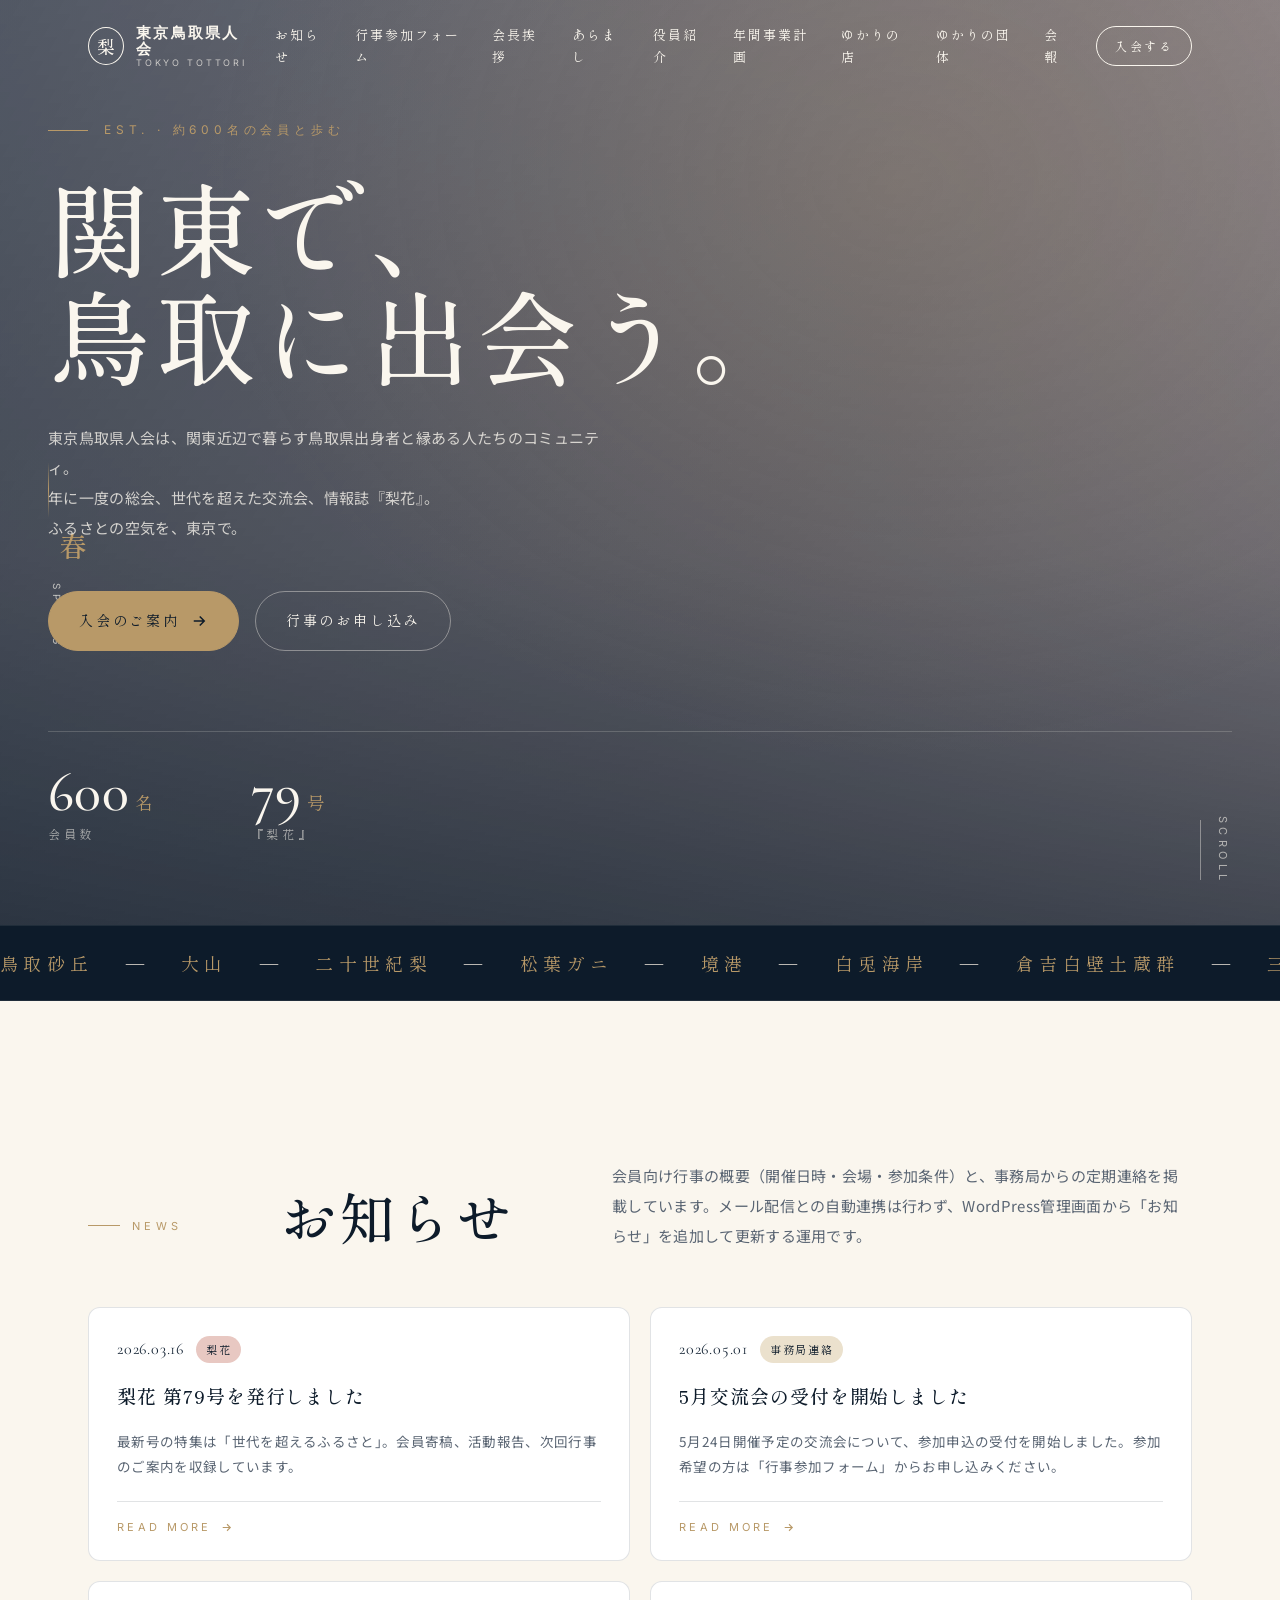
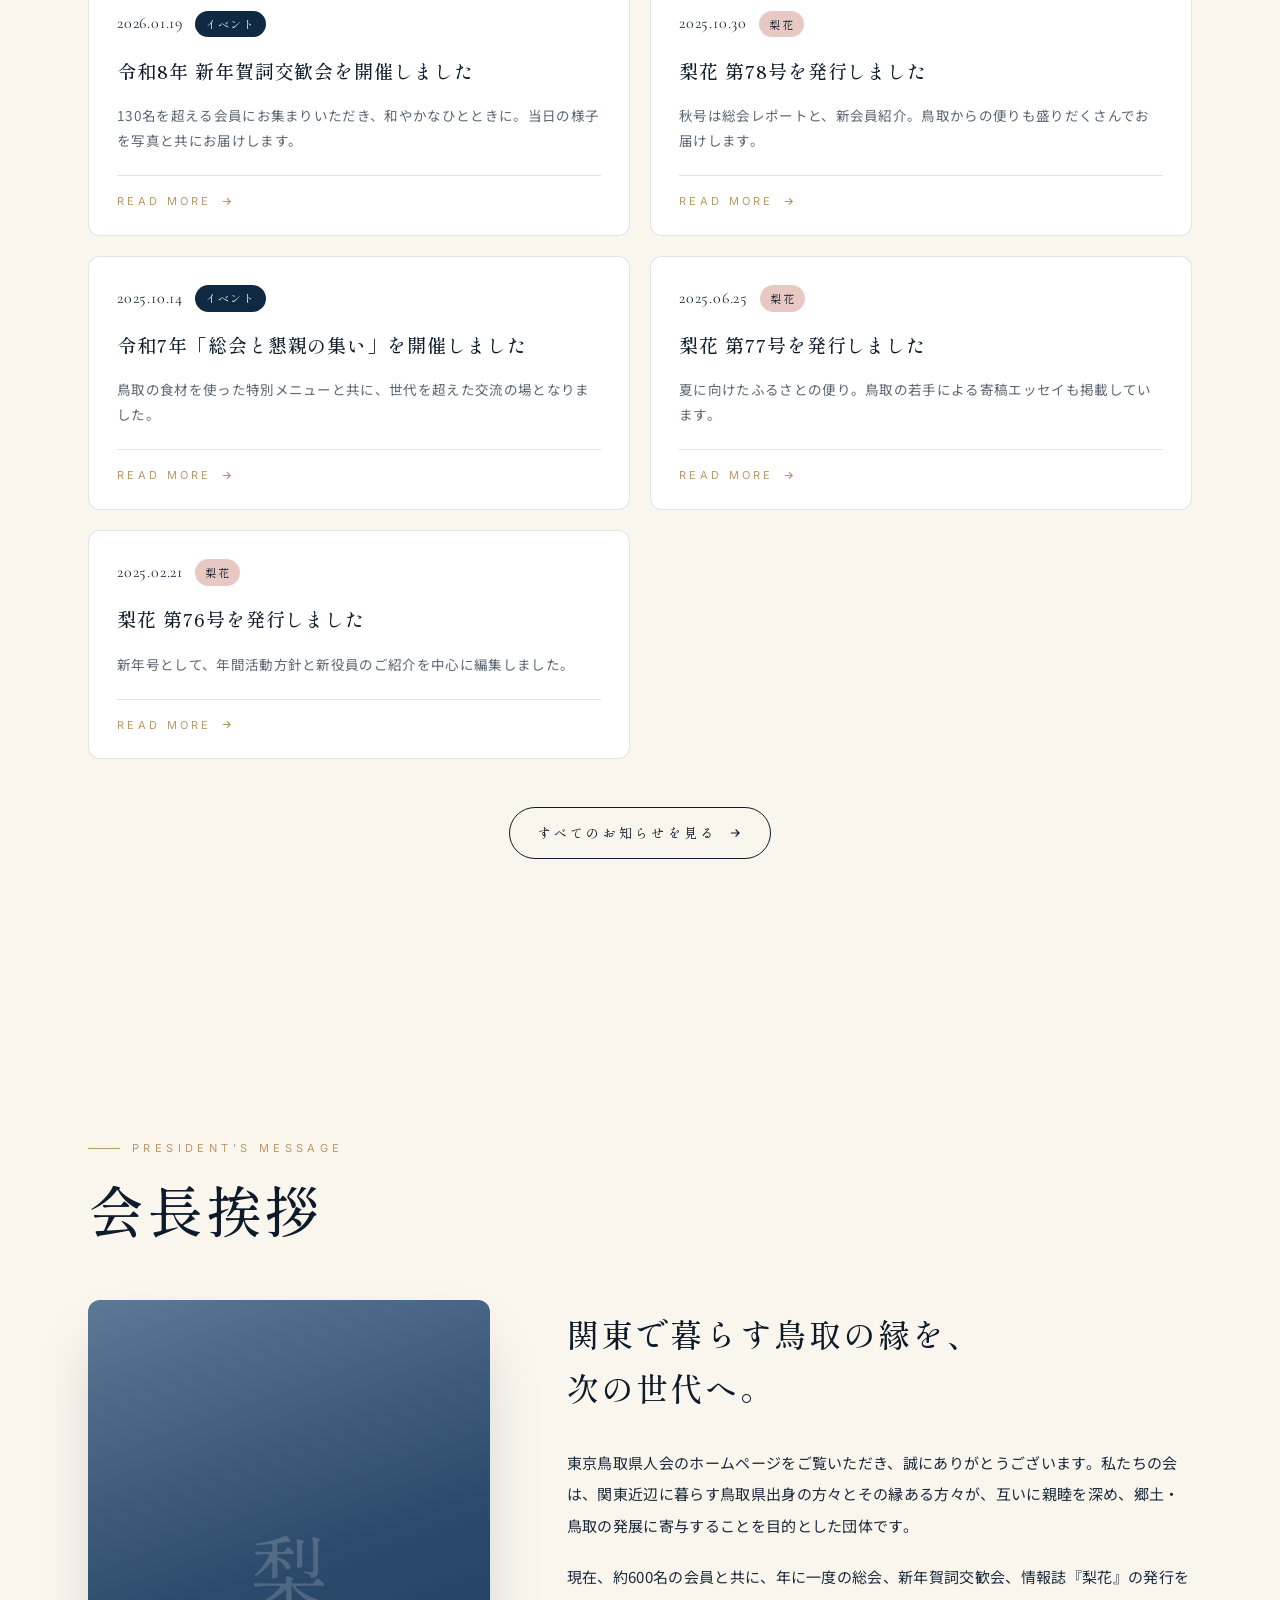
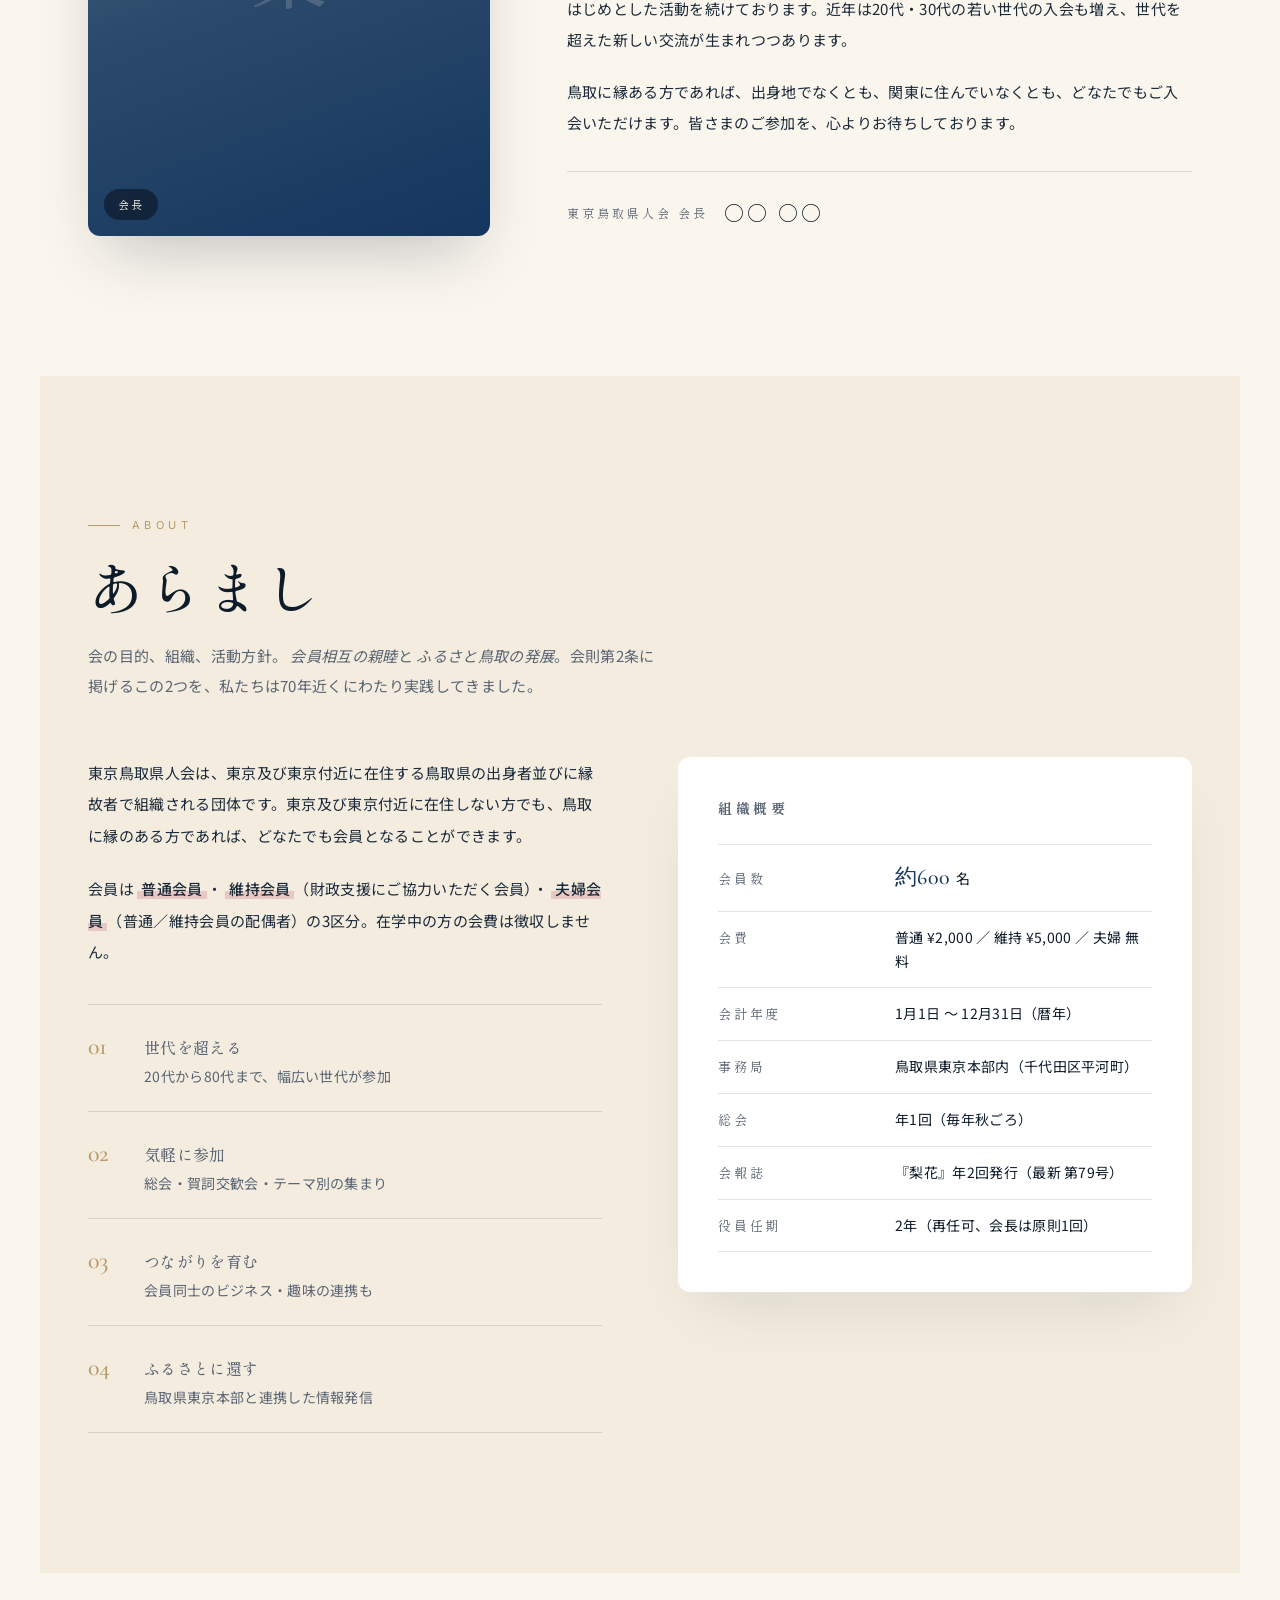
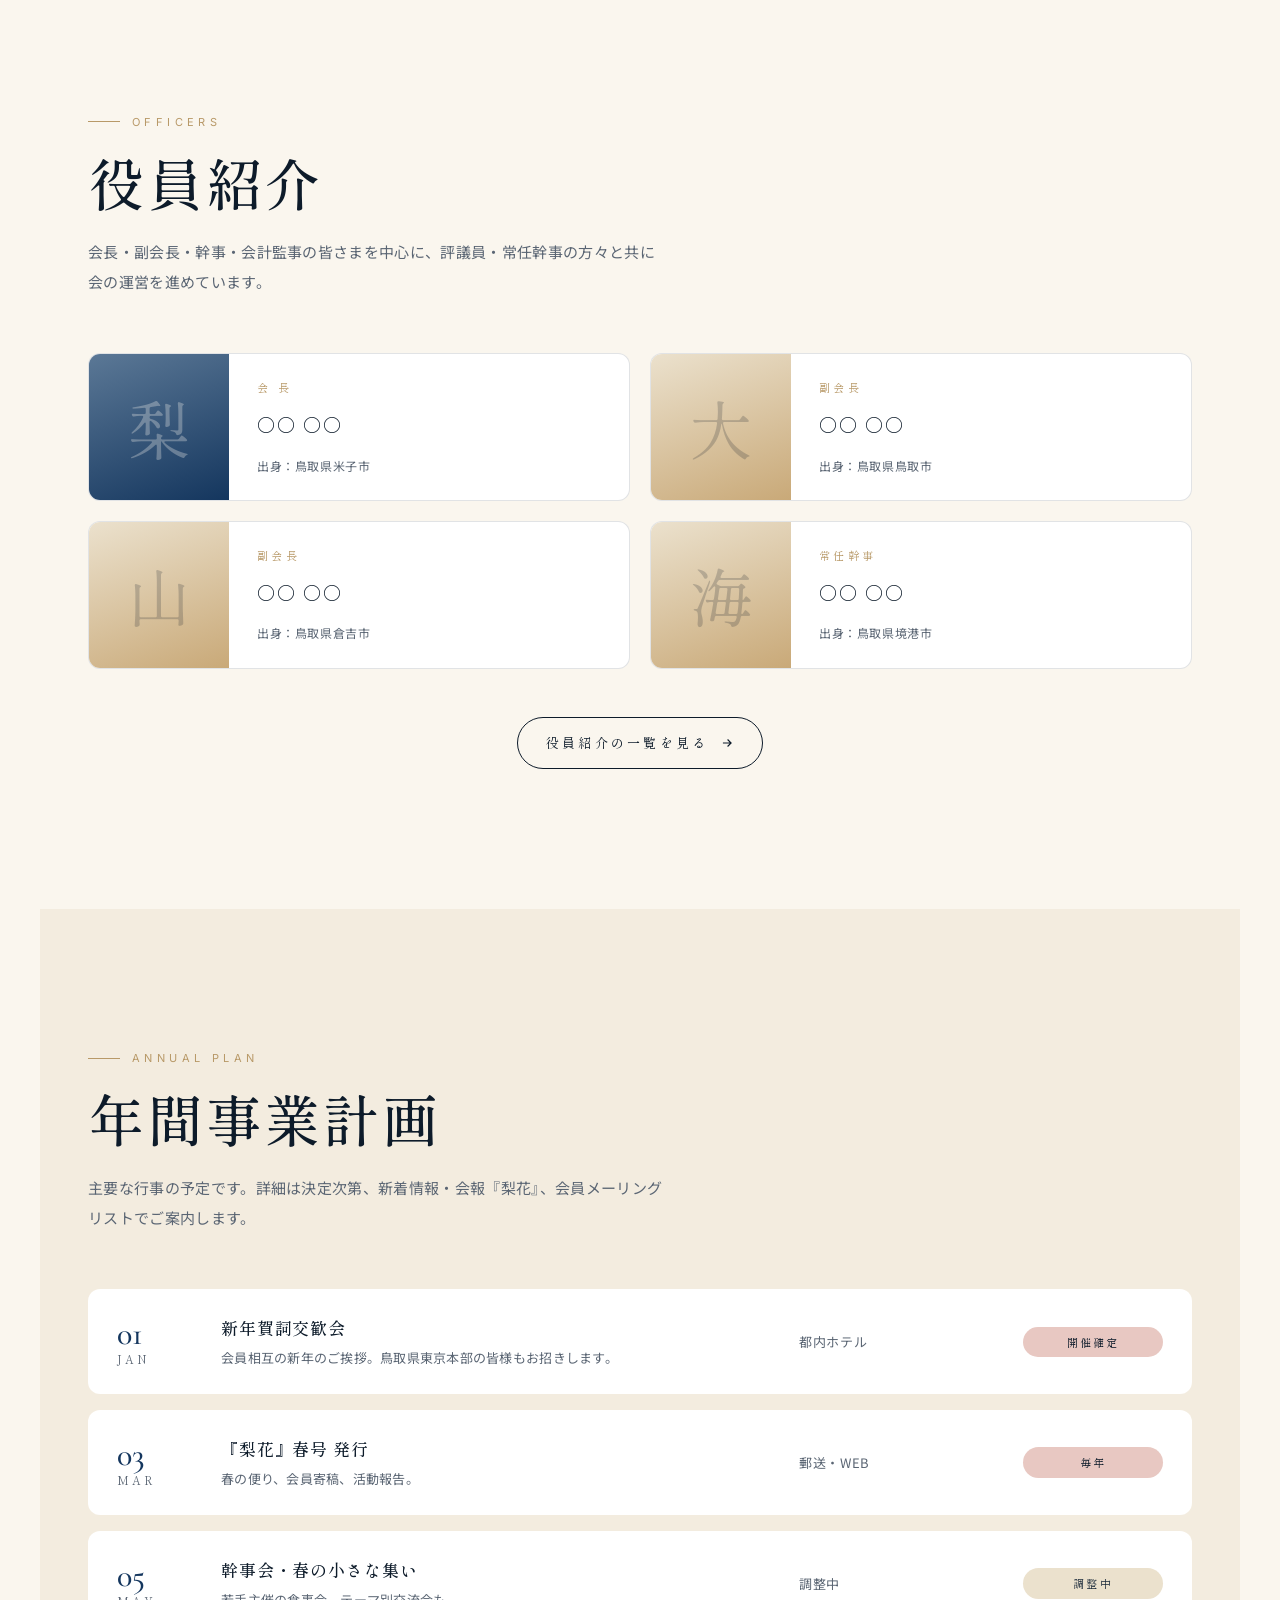
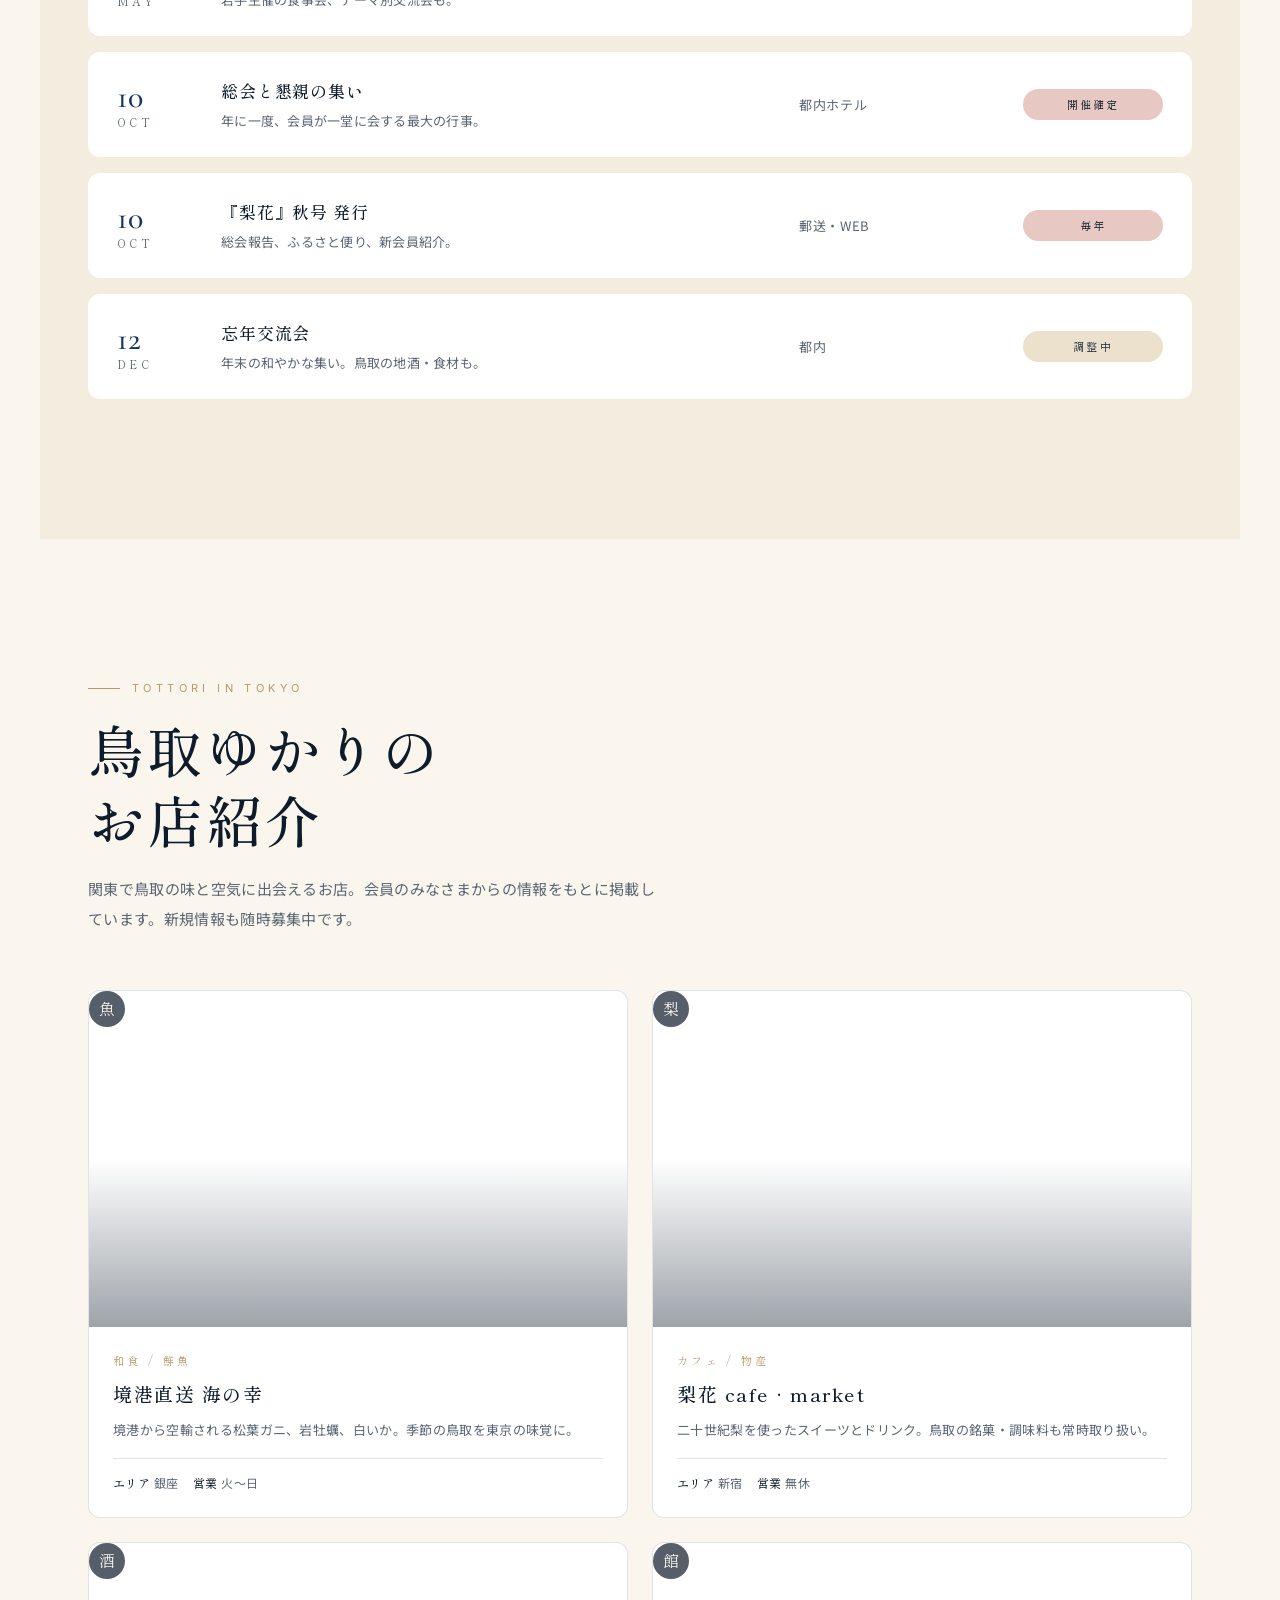
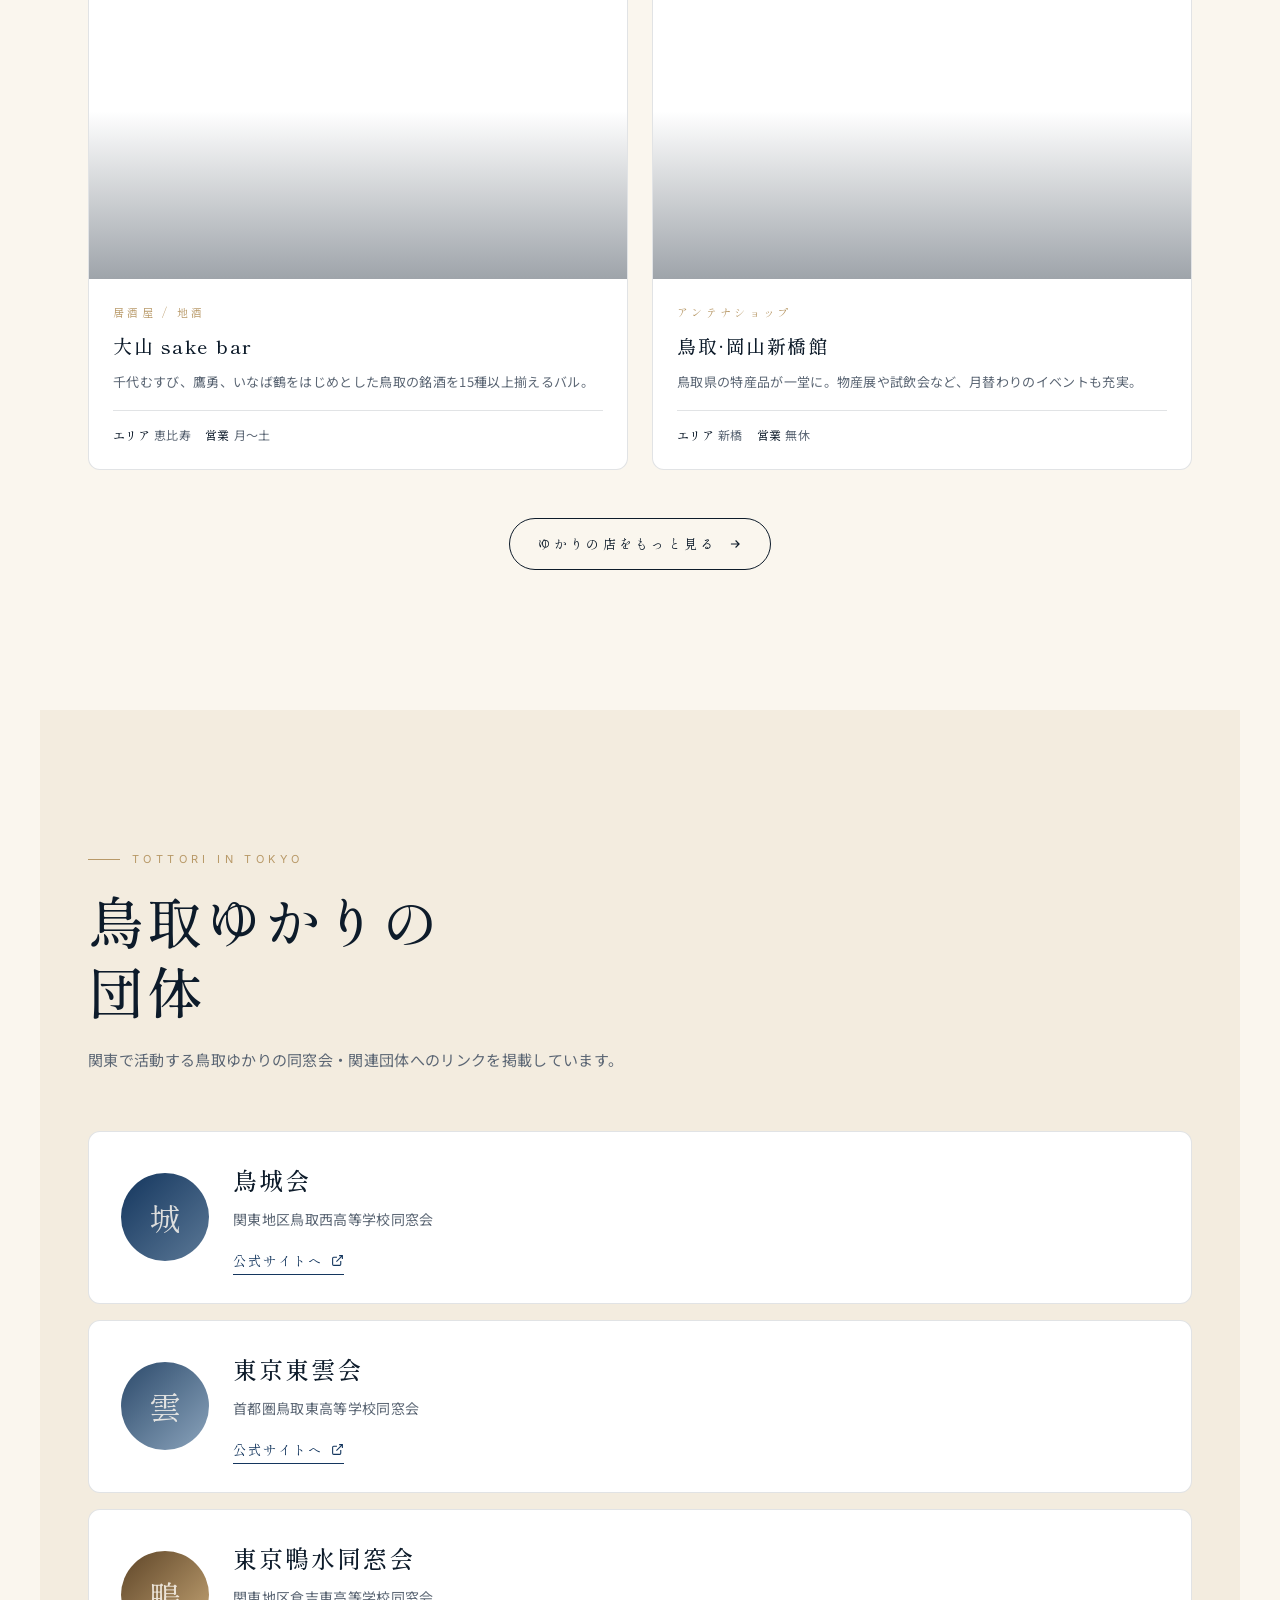
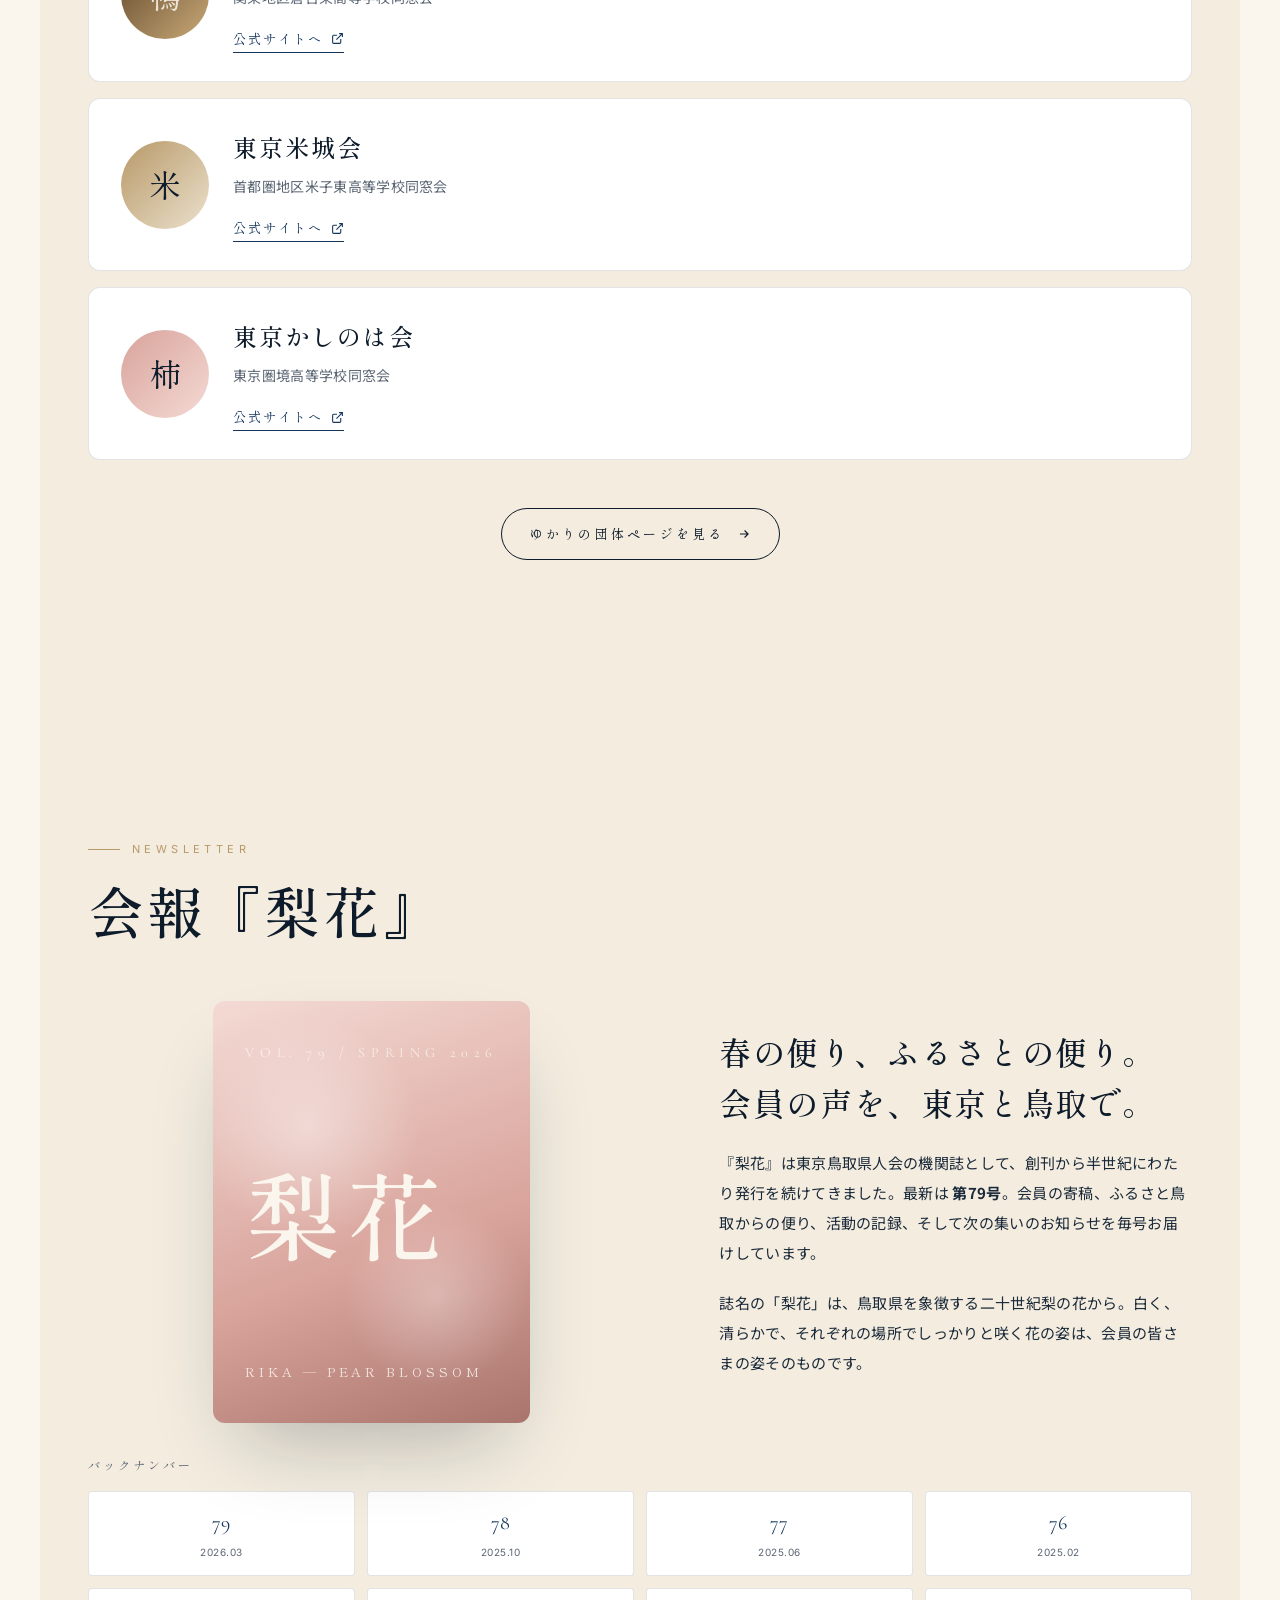
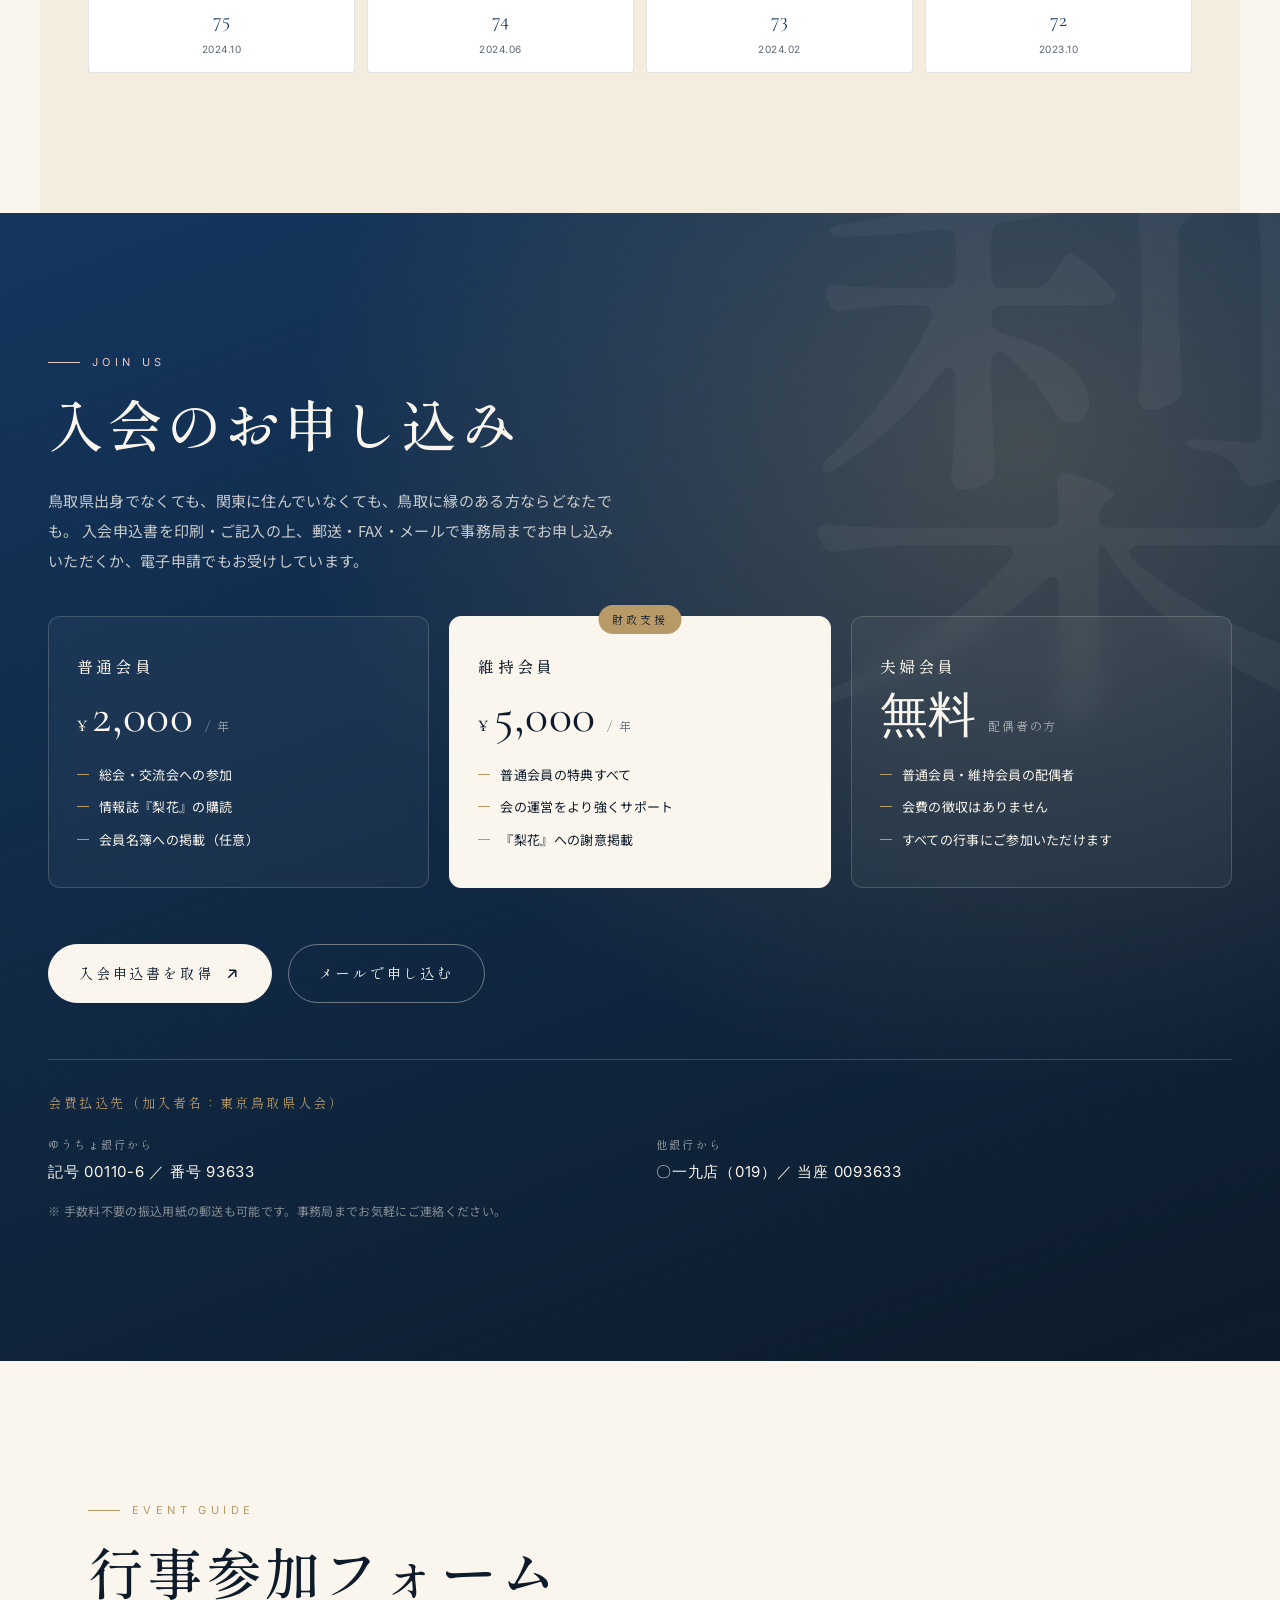
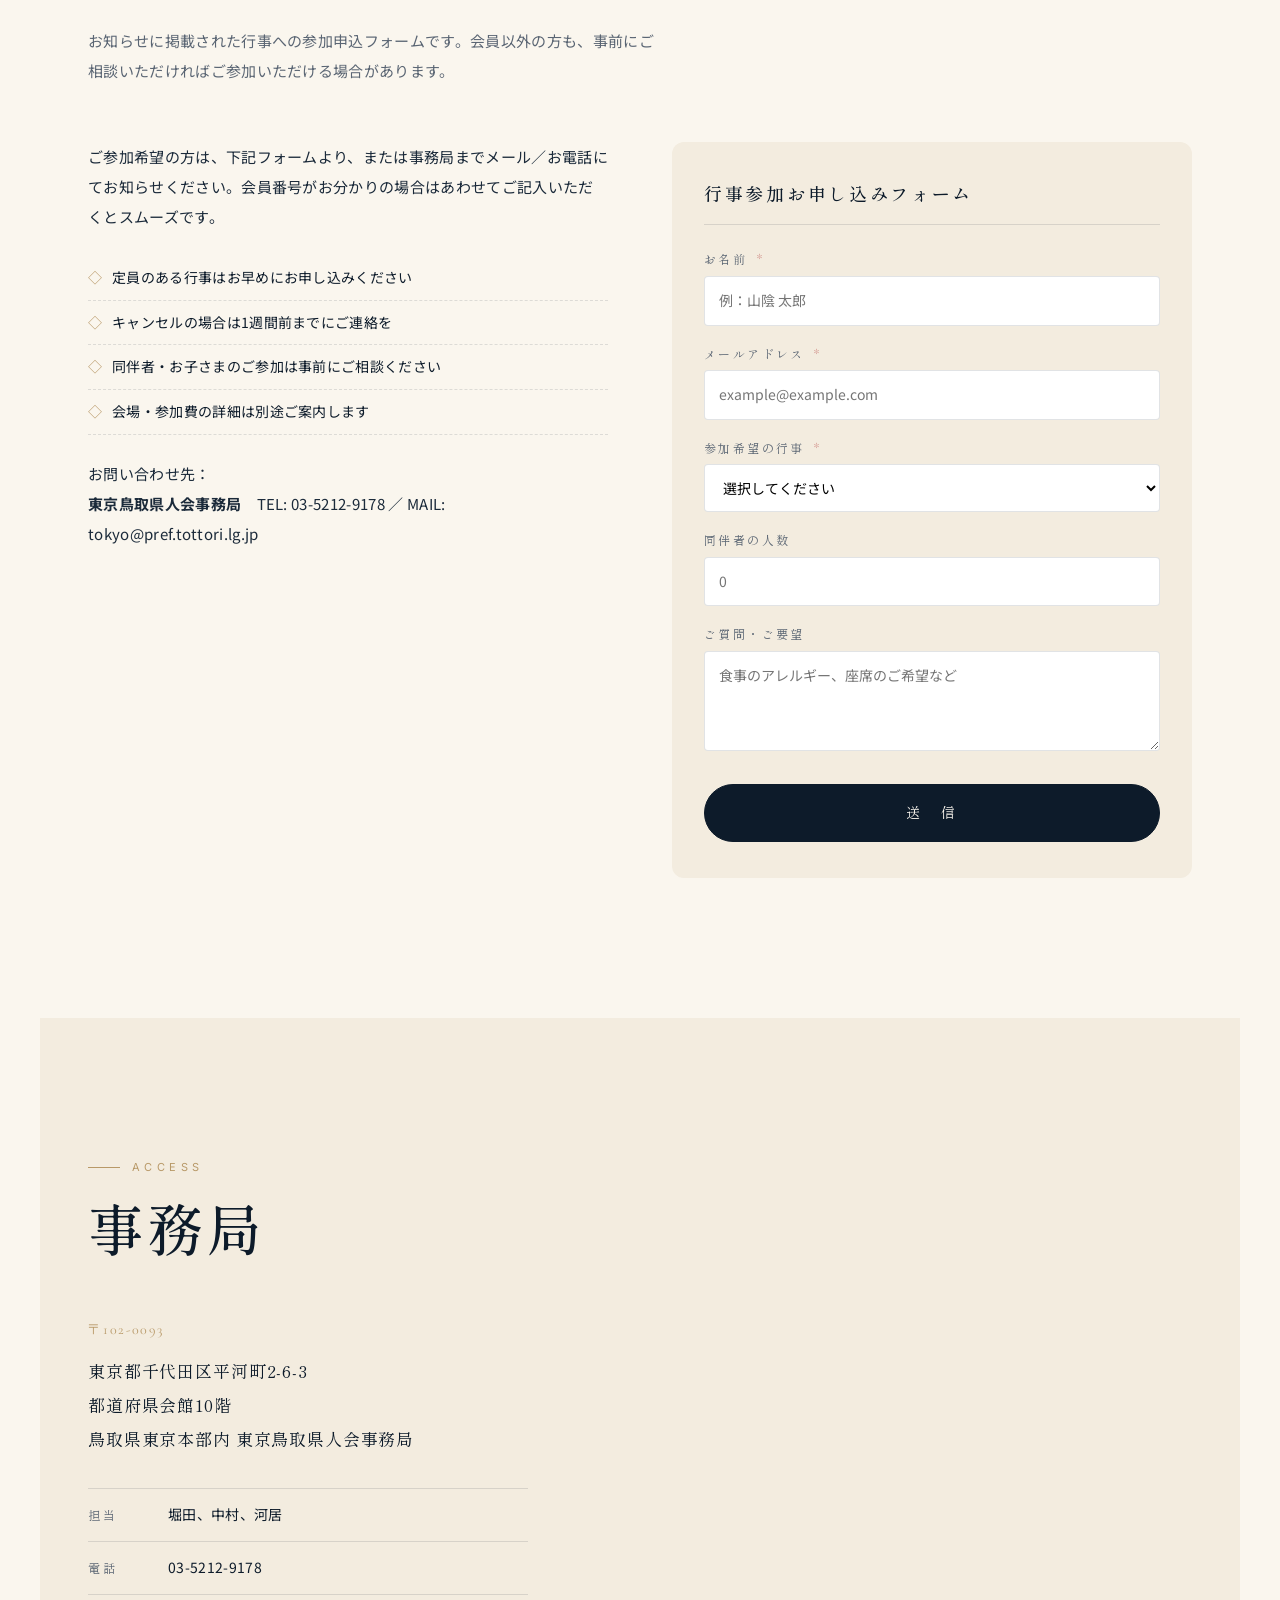
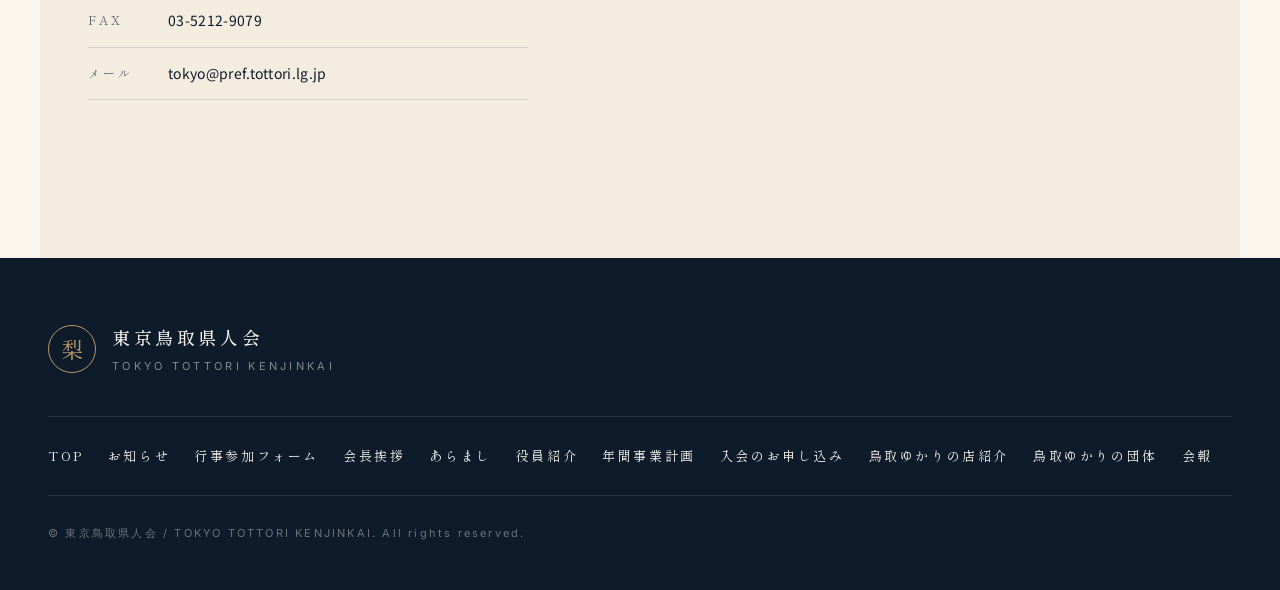
<file: index.html>
<!DOCTYPE html>
<html lang="ja">
<head>
<meta charset="UTF-8" />
<meta name="viewport" content="width=device-width, initial-scale=1.0" />
<title>東京鳥取県人会 | TOKYO TOTTORI KENJINKAI</title>
<meta name="description" content="東京鳥取県人会は、関東近辺在住の鳥取県出身者などから組織される団体。約600名の会員と、年に一度の総会のほか、交流会や情報誌『梨花』の発行などを行っています。" />
<meta name="robots" content="noindex, nofollow" />
<meta property="og:title" content="東京鳥取県人会 | TOKYO TOTTORI KENJINKAI" />
<meta property="og:description" content="関東でつながる、鳥取の輪。" />
<meta property="og:type" content="website" />

<link rel="preconnect" href="https://fonts.googleapis.com" />
<link rel="preconnect" href="https://fonts.gstatic.com" crossorigin />
<link href="https://fonts.googleapis.com/css2?family=Shippori+Mincho+B1:wght@400;500;600;700;800&family=Noto+Sans+JP:wght@300;400;500;600;700&family=Cormorant+Garamond:ital,wght@0,300;0,400;0,500;0,600;1,300&family=Inter:wght@300;400;500;600&display=swap" rel="stylesheet" />
<link rel="stylesheet" href="styles/main.css" />

</head>
<body>

<!-- ===== Loader ===== -->
<div class="loader" id="loader">
  <div class="loader-inner">
    <span class="loader-jp">東京鳥取県人会</span>
    <span class="loader-en">TOKYO &middot; TOTTORI</span>
  </div>
</div>

<!-- ===== Navigation ===== -->
<header class="nav" id="nav">
  <div class="nav-inner">
    <a href="#top" class="nav-logo">
      <span class="logo-mark">梨</span>
      <span class="logo-text">
        <span class="logo-jp">東京鳥取県人会</span>
        <span class="logo-en">TOKYO TOTTORI</span>
      </span>
    </a>

    <nav class="nav-links">
      <a href="#news">お知らせ</a>
      <a href="#event-signup">行事参加フォーム</a>
      <a href="#greeting">会長挨拶</a>
      <a href="#about">あらまし</a>
      <a href="#officers">役員紹介</a>
      <a href="#plan">年間事業計画</a>
      <a href="#shops">ゆかりの店</a>
      <a href="#organizations">ゆかりの団体</a>
      <a href="#newsletter">会報</a>
    </nav>

    <a href="#join" class="nav-cta">入会する</a>

    <button class="nav-toggle" id="navToggle" aria-label="メニュー">
      <span></span><span></span><span></span>
    </button>
  </div>
</header>

<!-- ===== Sidebar (shown after hero) ===== -->
<aside class="sidebar" id="sidebar" aria-label="サイドナビゲーション">
  <a href="#top" class="sidebar-logo">
    <span class="logo-mark">梨</span>
    <span class="logo-text">
      <span class="logo-jp">東京鳥取県人会</span>
      <span class="logo-en">TOKYO TOTTORI</span>
    </span>
  </a>

  <nav class="sidebar-nav">
    <a href="#news"><span class="num">01</span><span class="lbl">お知らせ</span></a>
    <a href="#event-signup"><span class="num">02</span><span class="lbl">行事参加フォーム</span></a>
    <a href="#greeting"><span class="num">03</span><span class="lbl">会長挨拶</span></a>
    <a href="#about"><span class="num">04</span><span class="lbl">あらまし</span></a>
    <a href="#officers"><span class="num">05</span><span class="lbl">役員紹介</span></a>
    <a href="#plan"><span class="num">06</span><span class="lbl">年間事業計画</span></a>
    <a href="#shops"><span class="num">07</span><span class="lbl">ゆかりの店</span></a>
    <a href="#organizations"><span class="num">08</span><span class="lbl">ゆかりの団体</span></a>
    <a href="#newsletter"><span class="num">09</span><span class="lbl">会報『梨花』</span></a>
  </nav>

  <div class="sidebar-foot">
    <a href="#join" class="sidebar-cta">
      <span>入会する</span>
      <svg viewBox="0 0 24 24" width="14" height="14" fill="none" stroke="currentColor" stroke-width="2"><path d="M5 12h14M13 6l6 6-6 6"/></svg>
    </a>
    <p class="sidebar-tel">
      <span>事務局</span>
      <a href="tel:0352129178">03-5212-9178</a>
    </p>
  </div>
</aside>

<!-- ===== Mobile menu ===== -->
<div class="mobile-menu" id="mobileMenu">
  <nav>
    <a href="#top">TOP</a>
    <a href="#news">お知らせ</a>
    <a href="#event-signup">行事参加フォーム</a>
    <a href="#greeting">会長挨拶</a>
    <a href="#about">あらまし</a>
    <a href="#officers">役員紹介</a>
    <a href="#plan">年間事業計画</a>
    <a href="#shops">ゆかりの店</a>
    <a href="#organizations">ゆかりの団体</a>
    <a href="#newsletter">会報『梨花』</a>
    <a href="#news">新着情報</a>
    <a href="#join" class="mobile-cta">入会のお申し込み →</a>
    <a href="#event-signup" class="mobile-cta">行事のお申し込み →</a>
  </nav>
</div>

<!-- ===== Hero (TOP) ===== -->
<section class="hero" id="top">
  <div class="hero-bg">
    <div class="hero-slide is-active" data-season="spring" style="background-image:url('https://images.unsplash.com/photo-1522383225653-ed111181a951?auto=format&fit=crop&w=2400&q=80');"></div>
    <div class="hero-slide" data-season="summer" style="background-image:url('https://images.unsplash.com/photo-1507525428034-b723cf961d3e?auto=format&fit=crop&w=2400&q=80');"></div>
    <div class="hero-slide" data-season="autumn" style="background-image:url('https://images.unsplash.com/photo-1507783548227-544c3b8fc065?auto=format&fit=crop&w=2400&q=80');"></div>
    <div class="hero-slide" data-season="winter" style="background-image:url('https://images.unsplash.com/photo-1418985991508-e47386d96a71?auto=format&fit=crop&w=2400&q=80');"></div>
    <div class="hero-overlay"></div>
    <div class="hero-pattern"></div>
  </div>

  <div class="season-indicator" id="seasonIndicator">
    <span class="season-line"></span>
    <span class="season-jp" data-jp>春</span>
    <span class="season-en" data-en>SPRING</span>
  </div>

  <div class="hero-content">
    <p class="hero-eyebrow">
      <span class="line"></span>
      <span>EST. &middot; 約600名の会員と歩む</span>
    </p>

    <h1 class="hero-title">
      <span class="hero-line"><span>関東で、</span></span>
      <span class="hero-line"><span>鳥取に出会う。</span></span>
    </h1>

    <p class="hero-sub">
      東京鳥取県人会は、関東近辺で暮らす鳥取県出身者と縁ある人たちのコミュニティ。<br />
      年に一度の総会、世代を超えた交流会、情報誌『梨花』。<br />
      ふるさとの空気を、東京で。
    </p>

    <div class="hero-actions">
      <a href="#join" class="btn btn-primary">
        <span>入会のご案内</span>
        <svg viewBox="0 0 24 24" width="18" height="18" fill="none" stroke="currentColor" stroke-width="2"><path d="M5 12h14M13 6l6 6-6 6"/></svg>
      </a>
      <a href="#event-signup" class="btn btn-ghost">行事のお申し込み</a>
    </div>
  </div>

  <div class="hero-meta">
    <div><span class="num">600</span><span class="unit">名</span><span class="lbl">会員数</span></div>
    <div><span class="num">79</span><span class="unit">号</span><span class="lbl">『梨花』</span></div>
  </div>

  <div class="hero-scroll">
    <span>SCROLL</span>
    <div class="scroll-line"></div>
  </div>
</section>

<!-- ===== Marquee ===== -->
<section class="marquee" aria-hidden="true">
  <div class="marquee-track">
    <span>鳥取砂丘</span><span>&mdash;</span>
    <span>大山</span><span>&mdash;</span>
    <span>二十世紀梨</span><span>&mdash;</span>
    <span>松葉ガニ</span><span>&mdash;</span>
    <span>境港</span><span>&mdash;</span>
    <span>白兎海岸</span><span>&mdash;</span>
    <span>倉吉白壁土蔵群</span><span>&mdash;</span>
    <span>三朝温泉</span><span>&mdash;</span>
    <span>鳥取砂丘</span><span>&mdash;</span>
    <span>大山</span><span>&mdash;</span>
    <span>二十世紀梨</span><span>&mdash;</span>
    <span>松葉ガニ</span><span>&mdash;</span>
    <span>境港</span><span>&mdash;</span>
    <span>白兎海岸</span><span>&mdash;</span>
  </div>
</section>

<!-- ===== News (お知らせ) ===== -->
<section class="section news" id="news">
  <div class="section-head">
    <p class="eyebrow">NEWS</p>
    <h2 class="section-title">お知らせ</h2>
    <p class="section-lead">会員向け行事の概要（開催日時・会場・参加条件）と、事務局からの定期連絡を掲載しています。メール配信との自動連携は行わず、WordPress管理画面から「お知らせ」を追加して更新する運用です。</p>
  </div>

  <div class="news-grid is-2col">
    <a href="news/rika-79.html" class="news-card">
      <div class="news-card-meta">
        <time datetime="2026-03-16">2026.03.16</time>
        <span class="tag tag-rika">梨花</span>
      </div>
      <h3 class="news-card-title">梨花 第79号を発行しました</h3>
      <p class="news-card-excerpt">最新号の特集は「世代を超えるふるさと」。会員寄稿、活動報告、次回行事のご案内を収録しています。</p>
      <span class="news-card-arrow">READ MORE <svg viewBox="0 0 24 24" width="13" height="13" fill="none" stroke="currentColor" stroke-width="2"><path d="M5 12h14M13 6l6 6-6 6"/></svg></span>
    </a>

    <a href="news.html" class="news-card">
      <div class="news-card-meta">
        <time datetime="2026-05-01">2026.05.01</time>
        <span class="tag tag-info">事務局連絡</span>
      </div>
      <h3 class="news-card-title">5月交流会の受付を開始しました</h3>
      <p class="news-card-excerpt">5月24日開催予定の交流会について、参加申込の受付を開始しました。参加希望の方は「行事参加フォーム」からお申し込みください。</p>
      <span class="news-card-arrow">READ MORE <svg viewBox="0 0 24 24" width="13" height="13" fill="none" stroke="currentColor" stroke-width="2"><path d="M5 12h14M13 6l6 6-6 6"/></svg></span>
    </a>

    <a href="news/2026-shinnen.html" class="news-card">
      <div class="news-card-meta">
        <time datetime="2026-01-19">2026.01.19</time>
        <span class="tag tag-event">イベント</span>
      </div>
      <h3 class="news-card-title">令和8年 新年賀詞交歓会を開催しました</h3>
      <p class="news-card-excerpt">130名を超える会員にお集まりいただき、和やかなひとときに。当日の様子を写真と共にお届けします。</p>
      <span class="news-card-arrow">READ MORE <svg viewBox="0 0 24 24" width="13" height="13" fill="none" stroke="currentColor" stroke-width="2"><path d="M5 12h14M13 6l6 6-6 6"/></svg></span>
    </a>

    <a href="news/rika-78.html" class="news-card">
      <div class="news-card-meta">
        <time datetime="2025-10-30">2025.10.30</time>
        <span class="tag tag-rika">梨花</span>
      </div>
      <h3 class="news-card-title">梨花 第78号を発行しました</h3>
      <p class="news-card-excerpt">秋号は総会レポートと、新会員紹介。鳥取からの便りも盛りだくさんでお届けします。</p>
      <span class="news-card-arrow">READ MORE <svg viewBox="0 0 24 24" width="13" height="13" fill="none" stroke="currentColor" stroke-width="2"><path d="M5 12h14M13 6l6 6-6 6"/></svg></span>
    </a>

    <a href="news/2025-soukai.html" class="news-card">
      <div class="news-card-meta">
        <time datetime="2025-10-14">2025.10.14</time>
        <span class="tag tag-event">イベント</span>
      </div>
      <h3 class="news-card-title">令和7年「総会と懇親の集い」を開催しました</h3>
      <p class="news-card-excerpt">鳥取の食材を使った特別メニューと共に、世代を超えた交流の場となりました。</p>
      <span class="news-card-arrow">READ MORE <svg viewBox="0 0 24 24" width="13" height="13" fill="none" stroke="currentColor" stroke-width="2"><path d="M5 12h14M13 6l6 6-6 6"/></svg></span>
    </a>

    <a href="news/rika-77.html" class="news-card">
      <div class="news-card-meta">
        <time datetime="2025-06-25">2025.06.25</time>
        <span class="tag tag-rika">梨花</span>
      </div>
      <h3 class="news-card-title">梨花 第77号を発行しました</h3>
      <p class="news-card-excerpt">夏に向けたふるさとの便り。鳥取の若手による寄稿エッセイも掲載しています。</p>
      <span class="news-card-arrow">READ MORE <svg viewBox="0 0 24 24" width="13" height="13" fill="none" stroke="currentColor" stroke-width="2"><path d="M5 12h14M13 6l6 6-6 6"/></svg></span>
    </a>

    <a href="news/rika-76.html" class="news-card">
      <div class="news-card-meta">
        <time datetime="2025-02-21">2025.02.21</time>
        <span class="tag tag-rika">梨花</span>
      </div>
      <h3 class="news-card-title">梨花 第76号を発行しました</h3>
      <p class="news-card-excerpt">新年号として、年間活動方針と新役員のご紹介を中心に編集しました。</p>
      <span class="news-card-arrow">READ MORE <svg viewBox="0 0 24 24" width="13" height="13" fill="none" stroke="currentColor" stroke-width="2"><path d="M5 12h14M13 6l6 6-6 6"/></svg></span>
    </a>
  </div>

  <div class="section-more">
    <a href="news.html" class="more-link">
      <span>すべてのお知らせを見る</span>
      <svg viewBox="0 0 24 24" width="14" height="14" fill="none" stroke="currentColor" stroke-width="2"><path d="M5 12h14M13 6l6 6-6 6"/></svg>
    </a>
  </div>
</section>

<!-- ===== Greeting (会長挨拶) ===== -->
<section class="section greeting" id="greeting">
  <div class="section-head">
    <p class="eyebrow">PRESIDENT'S MESSAGE</p>
    <h2 class="section-title">会長挨拶</h2>
  </div>

  <div class="greeting-grid">
    <div class="greeting-portrait">
      <div class="ph-mark">梨</div>
    </div>
    <div class="greeting-text">
      <h3>関東で暮らす鳥取の縁を、<br />次の世代へ。</h3>
      <p>
        東京鳥取県人会のホームページをご覧いただき、誠にありがとうございます。私たちの会は、関東近辺に暮らす鳥取県出身の方々とその縁ある方々が、互いに親睦を深め、郷土・鳥取の発展に寄与することを目的とした団体です。
      </p>
      <p>
        現在、約600名の会員と共に、年に一度の総会、新年賀詞交歓会、情報誌『梨花』の発行をはじめとした活動を続けております。近年は20代・30代の若い世代の入会も増え、世代を超えた新しい交流が生まれつつあります。
      </p>
      <p>
        鳥取に縁ある方であれば、出身地でなくとも、関東に住んでいなくとも、どなたでもご入会いただけます。皆さまのご参加を、心よりお待ちしております。
      </p>
      <div class="greeting-sign">
        <span class="role">東京鳥取県人会 会長</span>
        <span class="name">○○ ○○</span>
      </div>
    </div>
  </div>
</section>

<!-- ===== About (あらまし) ===== -->
<section class="section about" id="about">
  <div class="section-head">
    <p class="eyebrow">ABOUT</p>
    <h2 class="section-title">あらまし</h2>
    <p class="section-lead">
      会の目的、組織、活動方針。&nbsp;<em>会員相互の親睦</em>と&nbsp;<em>ふるさと鳥取の発展</em>。会則第2条に掲げるこの2つを、私たちは70年近くにわたり実践してきました。
    </p>
  </div>

  <div class="about-grid">
    <div class="about-text">
      <p>
        東京鳥取県人会は、東京及び東京付近に在住する鳥取県の出身者並びに縁故者で組織される団体です。東京及び東京付近に在住しない方でも、鳥取に縁のある方であれば、どなたでも会員となることができます。
      </p>
      <p>
        会員は&nbsp;<em>普通会員</em>・&nbsp;<em>維持会員</em>（財政支援にご協力いただく会員）・&nbsp;<em>夫婦会員</em>（普通／維持会員の配偶者）の3区分。在学中の方の会費は徴収しません。
      </p>
      <ul class="about-points">
        <li><span>01</span><div><b>世代を超える</b>20代から80代まで、幅広い世代が参加</div></li>
        <li><span>02</span><div><b>気軽に参加</b>総会・賀詞交歓会・テーマ別の集まり</div></li>
        <li><span>03</span><div><b>つながりを育む</b>会員同士のビジネス・趣味の連携も</div></li>
        <li><span>04</span><div><b>ふるさとに還す</b>鳥取県東京本部と連携した情報発信</div></li>
      </ul>
    </div>

    <div class="about-stats">
      <h4>組織概要</h4>
      <dl>
        <div><dt>会員数</dt><dd><strong>約600</strong>名</dd></div>
        <div><dt>会費</dt><dd>普通 ¥2,000 ／ 維持 ¥5,000 ／ 夫婦 無料</dd></div>
        <div><dt>会計年度</dt><dd>1月1日 〜 12月31日（暦年）</dd></div>
        <div><dt>事務局</dt><dd>鳥取県東京本部内（千代田区平河町）</dd></div>
        <div><dt>総会</dt><dd>年1回（毎年秋ごろ）</dd></div>
        <div><dt>会報誌</dt><dd>『梨花』年2回発行（最新 第79号）</dd></div>
        <div><dt>役員任期</dt><dd>2年（再任可、会長は原則1回）</dd></div>
      </dl>
    </div>
  </div>
</section>

<!-- ===== Officers (役員紹介) ===== -->
<section class="section officers" id="officers">
  <div class="section-head">
    <p class="eyebrow">OFFICERS</p>
    <h2 class="section-title">役員紹介</h2>
    <p class="section-lead">会長・副会長・幹事・会計監事の皆さまを中心に、評議員・常任幹事の方々と共に会の運営を進めています。</p>
  </div>

  <div class="officers-grid is-2col">
    <article class="officer-card lead">
      <div class="officer-photo"><span class="ph">梨</span></div>
      <div class="officer-info">
        <p class="officer-role">会 長</p>
        <p class="officer-name">○○ ○○</p>
        <p class="officer-meta">出身：鳥取県米子市</p>
      </div>
    </article>
    <article class="officer-card">
      <div class="officer-photo"><span class="ph">大</span></div>
      <div class="officer-info">
        <p class="officer-role">副会長</p>
        <p class="officer-name">○○ ○○</p>
        <p class="officer-meta">出身：鳥取県鳥取市</p>
      </div>
    </article>
    <article class="officer-card">
      <div class="officer-photo"><span class="ph">山</span></div>
      <div class="officer-info">
        <p class="officer-role">副会長</p>
        <p class="officer-name">○○ ○○</p>
        <p class="officer-meta">出身：鳥取県倉吉市</p>
      </div>
    </article>
    <article class="officer-card">
      <div class="officer-photo"><span class="ph">海</span></div>
      <div class="officer-info">
        <p class="officer-role">常任幹事</p>
        <p class="officer-name">○○ ○○</p>
        <p class="officer-meta">出身：鳥取県境港市</p>
      </div>
    </article>
  </div>

  <div class="section-more">
    <a href="officers.html" class="more-link">
      <span>役員紹介の一覧を見る</span>
      <svg viewBox="0 0 24 24" width="14" height="14" fill="none" stroke="currentColor" stroke-width="2"><path d="M5 12h14M13 6l6 6-6 6"/></svg>
    </a>
  </div>
</section>

<!-- ===== Annual Plan (年間事業計画) ===== -->
<section class="section plan-section" id="plan">
  <div class="section-head">
    <p class="eyebrow">ANNUAL PLAN</p>
    <h2 class="section-title">年間事業計画</h2>
    <p class="section-lead">主要な行事の予定です。詳細は決定次第、新着情報・会報『梨花』、会員メーリングリストでご案内します。</p>
  </div>

  <div class="timeline">
    <div class="timeline-row">
      <div class="timeline-month">01<small>JAN</small></div>
      <div class="timeline-event">新年賀詞交歓会<small>会員相互の新年のご挨拶。鳥取県東京本部の皆様もお招きします。</small></div>
      <div class="timeline-place">都内ホテル</div>
      <div class="timeline-status status-confirmed">開催確定</div>
    </div>
    <div class="timeline-row">
      <div class="timeline-month">03<small>MAR</small></div>
      <div class="timeline-event">『梨花』春号 発行<small>春の便り、会員寄稿、活動報告。</small></div>
      <div class="timeline-place">郵送・WEB</div>
      <div class="timeline-status status-confirmed">毎年</div>
    </div>
    <div class="timeline-row">
      <div class="timeline-month">05<small>MAY</small></div>
      <div class="timeline-event">幹事会・春の小さな集い<small>若手主催の食事会、テーマ別交流会も。</small></div>
      <div class="timeline-place">調整中</div>
      <div class="timeline-status status-tbd">調整中</div>
    </div>
    <div class="timeline-row">
      <div class="timeline-month">10<small>OCT</small></div>
      <div class="timeline-event">総会と懇親の集い<small>年に一度、会員が一堂に会する最大の行事。</small></div>
      <div class="timeline-place">都内ホテル</div>
      <div class="timeline-status status-confirmed">開催確定</div>
    </div>
    <div class="timeline-row">
      <div class="timeline-month">10<small>OCT</small></div>
      <div class="timeline-event">『梨花』秋号 発行<small>総会報告、ふるさと便り、新会員紹介。</small></div>
      <div class="timeline-place">郵送・WEB</div>
      <div class="timeline-status status-confirmed">毎年</div>
    </div>
    <div class="timeline-row">
      <div class="timeline-month">12<small>DEC</small></div>
      <div class="timeline-event">忘年交流会<small>年末の和やかな集い。鳥取の地酒・食材も。</small></div>
      <div class="timeline-place">都内</div>
      <div class="timeline-status status-tbd">調整中</div>
    </div>
  </div>
</section>

<!-- ===== Shops (鳥取ゆかりの店紹介) ===== -->
<section class="section shops" id="shops">
  <div class="section-head">
    <p class="eyebrow">TOTTORI IN TOKYO</p>
    <h2 class="section-title">
      鳥取ゆかりの<br />お店紹介
    </h2>
    <p class="section-lead">関東で鳥取の味と空気に出会えるお店。会員のみなさまからの情報をもとに掲載しています。新規情報も随時募集中です。</p>
  </div>

  <div class="shop-grid is-2col">
    <article class="shop-card">
      <div class="shop-image has-photo" data-c="0" style="background-image:url('https://images.unsplash.com/photo-1565299624946-b28f40a0ae38?auto=format&fit=crop&w=1200&q=80');">
        <span class="shop-mark">魚</span>
      </div>
      <div class="shop-info">
        <p class="shop-cat">和食 / 鮮魚</p>
        <h3 class="shop-name">境港直送 海の幸</h3>
        <p class="shop-desc">境港から空輸される松葉ガニ、岩牡蠣、白いか。季節の鳥取を東京の味覚に。</p>
        <div class="shop-meta"><span><b>エリア</b>銀座</span><span><b>営業</b>火〜日</span></div>
      </div>
    </article>

    <article class="shop-card">
      <div class="shop-image has-photo" data-c="1" style="background-image:url('https://images.unsplash.com/photo-1554118811-1e0d58224f24?auto=format&fit=crop&w=1200&q=80');">
        <span class="shop-mark">梨</span>
      </div>
      <div class="shop-info">
        <p class="shop-cat">カフェ / 物産</p>
        <h3 class="shop-name">梨花 cafe &middot; market</h3>
        <p class="shop-desc">二十世紀梨を使ったスイーツとドリンク。鳥取の銘菓・調味料も常時取り扱い。</p>
        <div class="shop-meta"><span><b>エリア</b>新宿</span><span><b>営業</b>無休</span></div>
      </div>
    </article>

    <article class="shop-card">
      <div class="shop-image has-photo" data-c="2" style="background-image:url('https://images.unsplash.com/photo-1551024506-0bccd828d307?auto=format&fit=crop&w=1200&q=80');">
        <span class="shop-mark">酒</span>
      </div>
      <div class="shop-info">
        <p class="shop-cat">居酒屋 / 地酒</p>
        <h3 class="shop-name">大山 sake bar</h3>
        <p class="shop-desc">千代むすび、鷹勇、いなば鶴をはじめとした鳥取の銘酒を15種以上揃えるバル。</p>
        <div class="shop-meta"><span><b>エリア</b>恵比寿</span><span><b>営業</b>月〜土</span></div>
      </div>
    </article>

    <article class="shop-card">
      <div class="shop-image has-photo" data-c="5" style="background-image:url('https://images.unsplash.com/photo-1581547113040-ee46e76b5d44?auto=format&fit=crop&w=1200&q=80');">
        <span class="shop-mark">館</span>
      </div>
      <div class="shop-info">
        <p class="shop-cat">アンテナショップ</p>
        <h3 class="shop-name">鳥取&middot;岡山新橋館</h3>
        <p class="shop-desc">鳥取県の特産品が一堂に。物産展や試飲会など、月替わりのイベントも充実。</p>
        <div class="shop-meta"><span><b>エリア</b>新橋</span><span><b>営業</b>無休</span></div>
      </div>
    </article>
  </div>

  <div class="section-more">
    <a href="shops.html" class="more-link">
      <span>ゆかりの店をもっと見る</span>
      <svg viewBox="0 0 24 24" width="14" height="14" fill="none" stroke="currentColor" stroke-width="2"><path d="M5 12h14M13 6l6 6-6 6"/></svg>
    </a>
  </div>
</section>

<!-- ===== Organizations (鳥取ゆかりの団体) ===== -->
<section class="section organizations" id="organizations">
  <div class="section-head">
    <p class="eyebrow">TOTTORI IN TOKYO</p>
    <h2 class="section-title">
      鳥取ゆかりの<br />団体
    </h2>
    <p class="section-lead">関東で活動する鳥取ゆかりの同窓会・関連団体へのリンクを掲載しています。</p>
  </div>

  <div class="org-list">
    <article class="org-card">
      <div class="org-mark" data-c="0">城</div>
      <div class="org-body">
        <h3 class="org-name">鳥城会</h3>
        <p class="org-full">関東地区鳥取西高等学校同窓会</p>
        <a href="https://torishirokai.jimdofree.com/" class="org-link" target="_blank" rel="noopener noreferrer">
          公式サイトへ
          <svg viewBox="0 0 24 24" width="13" height="13" fill="none" stroke="currentColor" stroke-width="2"><path d="M18 13v6a2 2 0 0 1-2 2H5a2 2 0 0 1-2-2V8a2 2 0 0 1 2-2h6M15 3h6v6M10 14 21 3"/></svg>
        </a>
      </div>
    </article>

    <article class="org-card">
      <div class="org-mark" data-c="1">雲</div>
      <div class="org-body">
        <h3 class="org-name">東京東雲会</h3>
        <p class="org-full">首都圏鳥取東高等学校同窓会</p>
        <a href="https://tokyo-shinonomekai.jimdofree.com/" class="org-link" target="_blank" rel="noopener noreferrer">
          公式サイトへ
          <svg viewBox="0 0 24 24" width="13" height="13" fill="none" stroke="currentColor" stroke-width="2"><path d="M18 13v6a2 2 0 0 1-2 2H5a2 2 0 0 1-2-2V8a2 2 0 0 1 2-2h6M15 3h6v6M10 14 21 3"/></svg>
        </a>
      </div>
    </article>

    <article class="org-card">
      <div class="org-mark" data-c="2">鴨</div>
      <div class="org-body">
        <h3 class="org-name">東京鴨水同窓会</h3>
        <p class="org-full">関東地区倉吉東高等学校同窓会</p>
        <a href="https://www.tokyo-ohsuikai.org/" class="org-link" target="_blank" rel="noopener noreferrer">
          公式サイトへ
          <svg viewBox="0 0 24 24" width="13" height="13" fill="none" stroke="currentColor" stroke-width="2"><path d="M18 13v6a2 2 0 0 1-2 2H5a2 2 0 0 1-2-2V8a2 2 0 0 1 2-2h6M15 3h6v6M10 14 21 3"/></svg>
        </a>
      </div>
    </article>

    <article class="org-card">
      <div class="org-mark" data-c="3">米</div>
      <div class="org-body">
        <h3 class="org-name">東京米城会</h3>
        <p class="org-full">首都圏地区米子東高等学校同窓会</p>
        <a href="https://tokyobeijokai.jimdofree.com/" class="org-link" target="_blank" rel="noopener noreferrer">
          公式サイトへ
          <svg viewBox="0 0 24 24" width="13" height="13" fill="none" stroke="currentColor" stroke-width="2"><path d="M18 13v6a2 2 0 0 1-2 2H5a2 2 0 0 1-2-2V8a2 2 0 0 1 2-2h6M15 3h6v6M10 14 21 3"/></svg>
        </a>
      </div>
    </article>

    <article class="org-card">
      <div class="org-mark" data-c="4">柿</div>
      <div class="org-body">
        <h3 class="org-name">東京かしのは会</h3>
        <p class="org-full">東京圏境高等学校同窓会</p>
        <a href="https://ka4977.wixsite.com/tokyo-kashinohakai" class="org-link" target="_blank" rel="noopener noreferrer">
          公式サイトへ
          <svg viewBox="0 0 24 24" width="13" height="13" fill="none" stroke="currentColor" stroke-width="2"><path d="M18 13v6a2 2 0 0 1-2 2H5a2 2 0 0 1-2-2V8a2 2 0 0 1 2-2h6M15 3h6v6M10 14 21 3"/></svg>
        </a>
      </div>
    </article>
  </div>

  <div class="section-more">
    <a href="organizations.html" class="more-link">
      <span>ゆかりの団体ページを見る</span>
      <svg viewBox="0 0 24 24" width="14" height="14" fill="none" stroke="currentColor" stroke-width="2"><path d="M5 12h14M13 6l6 6-6 6"/></svg>
    </a>
  </div>
</section>

<!-- ===== Newsletter (会報) ===== -->
<section class="section newsletter" id="newsletter">
  <div class="section-head">
    <p class="eyebrow">NEWSLETTER</p>
    <h2 class="section-title">会報『梨花』</h2>
  </div>

  <div class="rika-grid">
    <div class="rika-cover">
      <div class="rika-num">VOL. 79 / SPRING 2026</div>
      <div class="rika-title">梨花</div>
      <div class="rika-sub">RIKA &mdash; PEAR BLOSSOM</div>
    </div>
    <div class="rika-text">
      <h3>春の便り、ふるさとの便り。<br />会員の声を、東京と鳥取で。</h3>
      <p>
        『梨花』は東京鳥取県人会の機関誌として、創刊から半世紀にわたり発行を続けてきました。最新は&nbsp;<b>第79号</b>。会員の寄稿、ふるさと鳥取からの便り、活動の記録、そして次の集いのお知らせを毎号お届けしています。
      </p>
      <p>
        誌名の「梨花」は、鳥取県を象徴する二十世紀梨の花から。白く、清らかで、それぞれの場所でしっかりと咲く花の姿は、会員の皆さまの姿そのものです。
      </p>
    </div>
  </div>

  <div class="rika-archive">
    <p class="rika-archive-title">バックナンバー</p>
    <div class="rika-issues">
      <a href="#" class="rika-issue"><span class="num">79</span><span class="date">2026.03</span></a>
      <a href="#" class="rika-issue"><span class="num">78</span><span class="date">2025.10</span></a>
      <a href="#" class="rika-issue"><span class="num">77</span><span class="date">2025.06</span></a>
      <a href="#" class="rika-issue"><span class="num">76</span><span class="date">2025.02</span></a>
      <a href="#" class="rika-issue"><span class="num">75</span><span class="date">2024.10</span></a>
      <a href="#" class="rika-issue"><span class="num">74</span><span class="date">2024.06</span></a>
      <a href="#" class="rika-issue"><span class="num">73</span><span class="date">2024.02</span></a>
      <a href="#" class="rika-issue"><span class="num">72</span><span class="date">2023.10</span></a>
    </div>
  </div>
</section>

<!-- ===== Join (入会のお申し込み) ===== -->
<section class="join" id="join">
  <div class="join-inner">
    <p class="eyebrow eyebrow-light">JOIN US</p>
    <h2 class="join-title">
      入会のお申し込み
    </h2>
    <p class="join-text">
      鳥取県出身でなくても、関東に住んでいなくても、鳥取に縁のある方ならどなたでも。
      入会申込書を印刷・ご記入の上、郵送・FAX・メールで事務局までお申し込みいただくか、電子申請でもお受けしています。
    </p>

    <div class="plans">
      <div class="plan">
        <p class="plan-name">普通会員</p>
        <p class="plan-price"><span class="yen">¥</span>2,000<span class="per">/ 年</span></p>
        <ul>
          <li>総会・交流会への参加</li>
          <li>情報誌『梨花』の購読</li>
          <li>会員名簿への掲載（任意）</li>
        </ul>
      </div>
      <div class="plan plan-featured">
        <p class="plan-badge">財政支援</p>
        <p class="plan-name">維持会員</p>
        <p class="plan-price"><span class="yen">¥</span>5,000<span class="per">/ 年</span></p>
        <ul>
          <li>普通会員の特典すべて</li>
          <li>会の運営をより強くサポート</li>
          <li>『梨花』への謝意掲載</li>
        </ul>
      </div>
      <div class="plan">
        <p class="plan-name">夫婦会員</p>
        <p class="plan-price">無料<span class="per">配偶者の方</span></p>
        <ul>
          <li>普通会員・維持会員の配偶者</li>
          <li>会費の徴収はありません</li>
          <li>すべての行事にご参加いただけます</li>
        </ul>
      </div>
    </div>

    <div class="join-actions">
      <a href="https://www.pref.tottori.lg.jp/32334.htm" target="_blank" rel="noopener" class="btn btn-primary btn-light">
        <span>入会申込書を取得</span>
        <svg viewBox="0 0 24 24" width="18" height="18" fill="none" stroke="currentColor" stroke-width="2"><path d="M7 17L17 7M17 7H8M17 7v9"/></svg>
      </a>
      <a href="mailto:tokyo@pref.tottori.lg.jp?subject=東京鳥取県人会入会希望" class="btn btn-ghost btn-light">
        メールで申し込む
      </a>
    </div>

    <div class="join-bank">
      <p class="bank-title">会費払込先（加入者名：東京鳥取県人会）</p>
      <div class="bank-grid">
        <div>
          <p class="bank-label">ゆうちょ銀行から</p>
          <p>記号 00110-6 ／ 番号 93633</p>
        </div>
        <div>
          <p class="bank-label">他銀行から</p>
          <p>〇一九店（019）／ 当座 0093633</p>
        </div>
      </div>
      <p class="bank-note">※ 手数料不要の振込用紙の郵送も可能です。事務局までお気軽にご連絡ください。</p>
    </div>
  </div>
</section>

<!-- ===== Event guide (行事案内) ===== -->
<section class="section event-signup" id="event-signup">
  <div class="section-head">
    <p class="eyebrow">EVENT GUIDE</p>
    <h2 class="section-title">行事参加フォーム</h2>
    <p class="section-lead">お知らせに掲載された行事への参加申込フォームです。会員以外の方も、事前にご相談いただければご参加いただける場合があります。</p>
  </div>

  <div class="signup-grid">
    <div class="signup-text">
      <p>
        ご参加希望の方は、下記フォームより、または事務局までメール／お電話にてお知らせください。会員番号がお分かりの場合はあわせてご記入いただくとスムーズです。
      </p>
      <ul>
        <li>定員のある行事はお早めにお申し込みください</li>
        <li>キャンセルの場合は1週間前までにご連絡を</li>
        <li>同伴者・お子さまのご参加は事前にご相談ください</li>
        <li>会場・参加費の詳細は別途ご案内します</li>
      </ul>
      <p>
        お問い合わせ先： <br />
        <b>東京鳥取県人会事務局</b>　TEL: 03-5212-9178 ／ MAIL: tokyo@pref.tottori.lg.jp
      </p>
    </div>

    <form class="form" onsubmit="event.preventDefault(); alert('お申し込みありがとうございます。事務局より追ってご連絡します。');">
      <p class="form-title">行事参加お申し込みフォーム</p>
      <div class="form-row">
        <label>お名前 <b>*</b></label>
        <input type="text" required placeholder="例：山陰 太郎" />
      </div>
      <div class="form-row">
        <label>メールアドレス <b>*</b></label>
        <input type="email" required placeholder="example@example.com" />
      </div>
      <div class="form-row">
        <label>参加希望の行事 <b>*</b></label>
        <select required>
          <option value="">選択してください</option>
          <option>新年賀詞交歓会</option>
          <option>総会と懇親の集い</option>
          <option>テーマ別交流会</option>
          <option>その他</option>
        </select>
      </div>
      <div class="form-row">
        <label>同伴者の人数</label>
        <input type="number" min="0" max="10" placeholder="0" />
      </div>
      <div class="form-row">
        <label>ご質問・ご要望</label>
        <textarea placeholder="食事のアレルギー、座席のご希望など"></textarea>
      </div>
      <button class="form-submit" type="submit">送　信</button>
    </form>
  </div>
</section>

<!-- ===== Access ===== -->
<section class="section access" id="access">
  <div class="section-head">
    <p class="eyebrow">ACCESS</p>
    <h2 class="section-title">事務局</h2>
  </div>

  <div class="access-grid">
    <div class="access-info">
      <p class="zip">〒102-0093</p>
      <p class="addr">
        東京都千代田区平河町2-6-3<br />
        都道府県会館10階<br />
        鳥取県東京本部内 東京鳥取県人会事務局
      </p>
      <dl class="access-dl">
        <div><dt>担当</dt><dd>堀田、中村、河居</dd></div>
        <div><dt>電話</dt><dd><a href="tel:0352129178">03-5212-9178</a></dd></div>
        <div><dt>FAX</dt><dd>03-5212-9079</dd></div>
        <div><dt>メール</dt><dd><a href="mailto:tokyo@pref.tottori.lg.jp">tokyo@pref.tottori.lg.jp</a></dd></div>
      </dl>
    </div>

    <div class="access-map">
      <iframe
        src="https://www.google.com/maps?q=%E9%83%BD%E9%81%93%E5%BA%9C%E7%9C%8C%E4%BC%9A%E9%A4%A8%E3%80%80%E5%B9%B3%E6%B2%B3%E7%94%BA&output=embed"
        loading="lazy"
        referrerpolicy="no-referrer-when-downgrade"
        allowfullscreen
      ></iframe>
    </div>
  </div>
</section>

<!-- ===== Footer ===== -->
<footer class="footer">
  <div class="footer-inner">
    <div class="footer-brand">
      <span class="footer-mark">梨</span>
      <div>
        <p class="footer-jp">東京鳥取県人会</p>
        <p class="footer-en">TOKYO TOTTORI KENJINKAI</p>
      </div>
    </div>

    <nav class="footer-links">
      <a href="#top">TOP</a>
      <a href="#news">お知らせ</a>
      <a href="#event-signup">行事参加フォーム</a>
      <a href="#greeting">会長挨拶</a>
      <a href="#about">あらまし</a>
      <a href="#officers">役員紹介</a>
      <a href="#plan">年間事業計画</a>
      <a href="#join">入会のお申し込み</a>
      <a href="#shops">鳥取ゆかりの店紹介</a>
      <a href="#organizations">鳥取ゆかりの団体</a>
      <a href="#newsletter">会報</a>
    </nav>

    <p class="footer-copy">&copy; 東京鳥取県人会 / TOKYO TOTTORI KENJINKAI. All rights reserved.</p>
  </div>
</footer>

<script>
(function () {
  // Loader
  window.addEventListener('load', () => {
    setTimeout(() => {
      const loader = document.getElementById('loader');
      if (loader) loader.classList.add('is-hidden');
    }, 1000);
  });

  // Hero seasonal slideshow
  const slides = document.querySelectorAll('.hero-slide');
  const indicator = document.getElementById('seasonIndicator');
  const seasonLabels = {
    spring: { jp: '春', en: 'SPRING' },
    summer: { jp: '夏', en: 'SUMMER' },
    autumn: { jp: '秋', en: 'AUTUMN' },
    winter: { jp: '冬', en: 'WINTER' },
  };
  if (slides.length > 1) {
    let idx = 0;
    setInterval(() => {
      slides[idx].classList.remove('is-active');
      idx = (idx + 1) % slides.length;
      const next = slides[idx];
      next.classList.add('is-active');

      if (indicator) {
        const season = next.dataset.season;
        const label = seasonLabels[season];
        indicator.classList.add('is-changing');
        setTimeout(() => {
          if (label) {
            indicator.querySelector('[data-jp]').textContent = label.jp;
            indicator.querySelector('[data-en]').textContent = label.en;
          }
          indicator.classList.remove('is-changing');
        }, 500);
      }
    }, 5500);
  }

  // Sticky nav
  const nav = document.getElementById('nav');
  const onScroll = () => {
    if (!nav) return;
    if (window.scrollY > 40) nav.classList.add('is-scrolled');
    else nav.classList.remove('is-scrolled');
  };
  document.addEventListener('scroll', onScroll, { passive: true });
  onScroll();

  // Sidebar — show after hero leaves viewport (desktop only)
  const hero = document.getElementById('top');
  const sidebarMQ = window.matchMedia('(min-width: 961px)');
  if (hero && 'IntersectionObserver' in window) {
    const sidebarIO = new IntersectionObserver(
      (entries) => {
        entries.forEach((e) => {
          if (!sidebarMQ.matches) {
            document.body.classList.remove('is-sidebar-active');
            return;
          }
          if (e.intersectionRatio < 0.2) {
            document.body.classList.add('is-sidebar-active');
          } else {
            document.body.classList.remove('is-sidebar-active');
          }
        });
      },
      { threshold: [0, 0.2, 0.5, 1] }
    );
    sidebarIO.observe(hero);
    sidebarMQ.addEventListener('change', (e) => {
      if (!e.matches) document.body.classList.remove('is-sidebar-active');
    });
  }

  // Mobile menu
  const toggle = document.getElementById('navToggle');
  const menu = document.getElementById('mobileMenu');
  if (toggle && menu) {
    toggle.addEventListener('click', () => {
      const open = menu.classList.toggle('is-open');
      toggle.classList.toggle('is-open', open);
      document.body.style.overflow = open ? 'hidden' : '';
    });
    menu.querySelectorAll('a').forEach((a) =>
      a.addEventListener('click', () => {
        menu.classList.remove('is-open');
        toggle.classList.remove('is-open');
        document.body.style.overflow = '';
      })
    );
  }

  // Reveal on scroll
  const targets = document.querySelectorAll(
    '.section-head, .greeting-grid, .about-grid, .officer-card, .timeline-row, .shop-card, .rika-grid, .rika-archive, .news-list, .plan, .join-bank, .signup-grid, .access-grid, .footer-inner'
  );
  targets.forEach((el) => el.classList.add('reveal'));
  if ('IntersectionObserver' in window) {
    const io = new IntersectionObserver(
      (entries) => {
        entries.forEach((e) => {
          if (e.isIntersecting) {
            e.target.classList.add('is-visible');
            io.unobserve(e.target);
          }
        });
      },
      { threshold: 0.08, rootMargin: '0px 0px -6% 0px' }
    );
    targets.forEach((el) => io.observe(el));
  } else {
    targets.forEach((el) => el.classList.add('is-visible'));
  }

  // Smooth anchor with offset
  document.querySelectorAll('a[href^="#"]').forEach((a) => {
    a.addEventListener('click', (e) => {
      const id = a.getAttribute('href');
      if (!id || id === '#') return;
      const target = document.querySelector(id);
      if (!target) return;
      e.preventDefault();
      const top = target.getBoundingClientRect().top + window.scrollY - 70;
      window.scrollTo({ top, behavior: 'smooth' });
    });
  });
})();
</script>
</body>
</html>
</file>
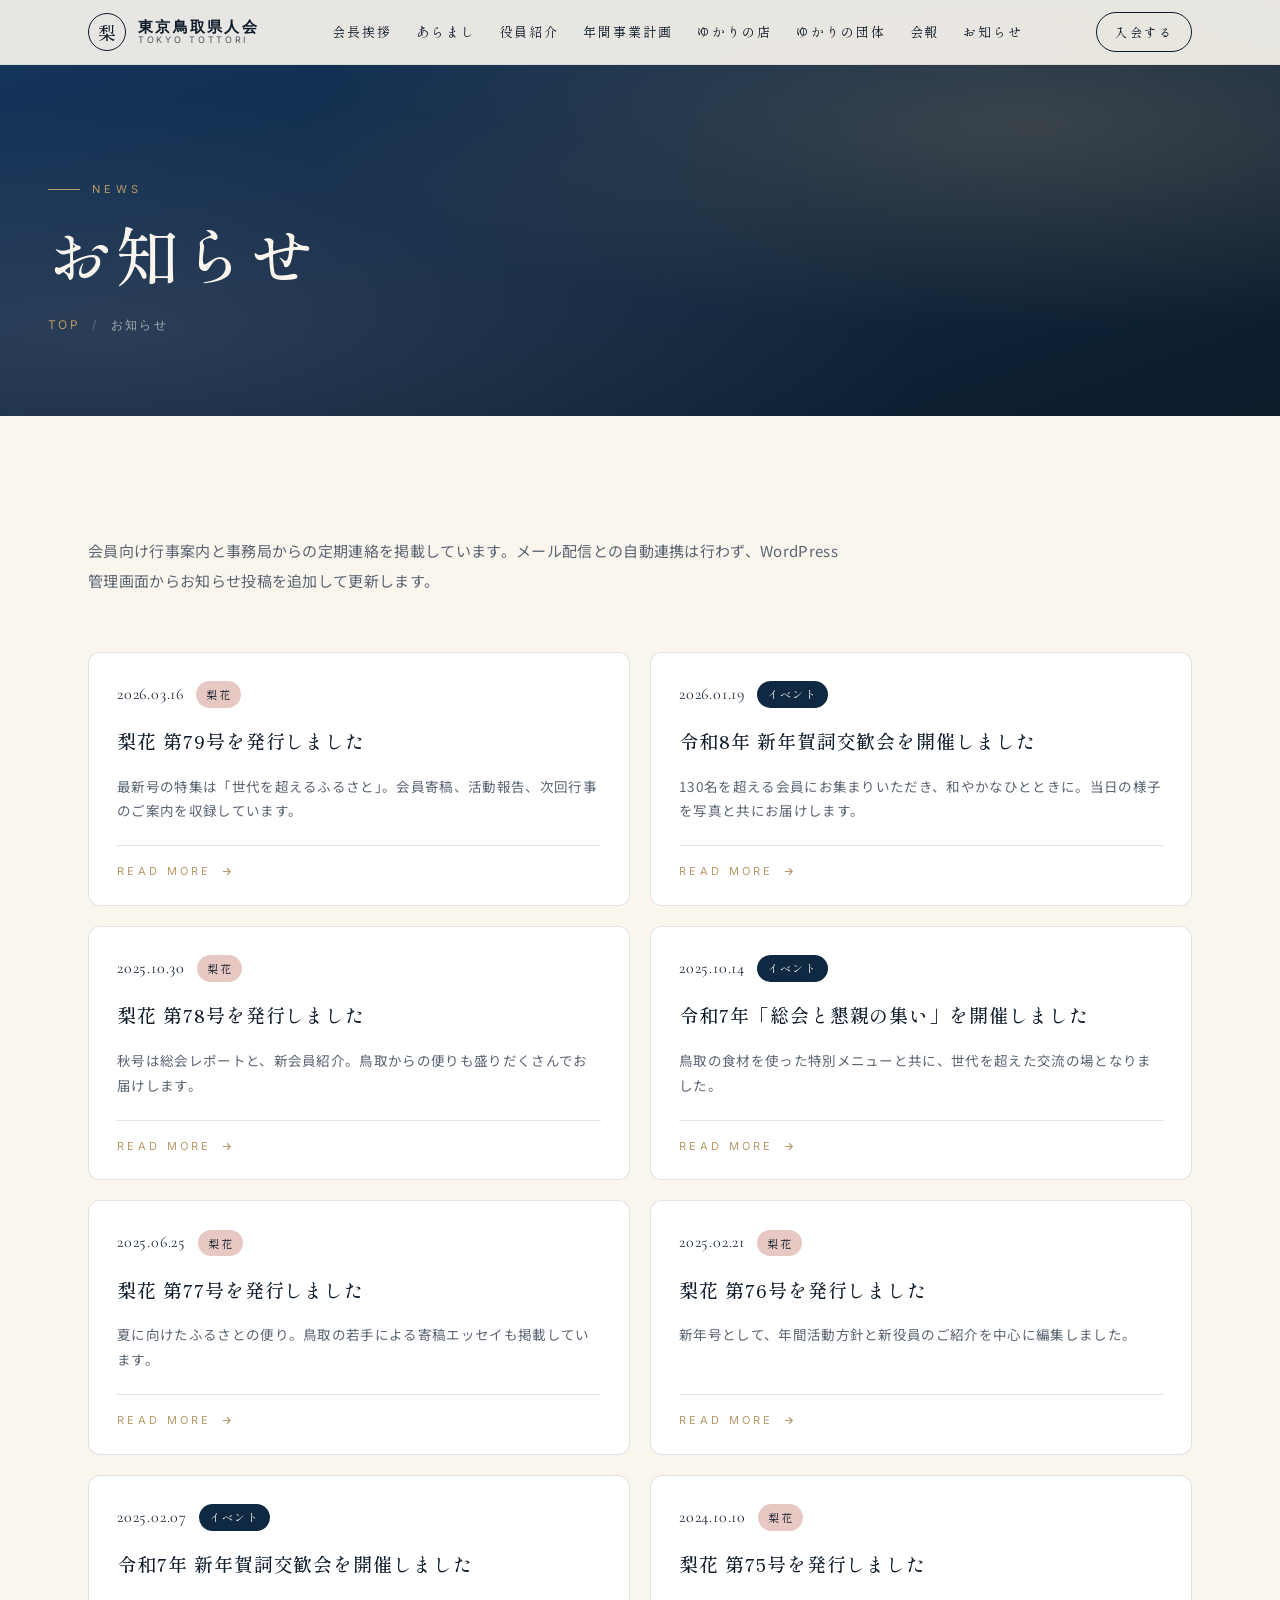
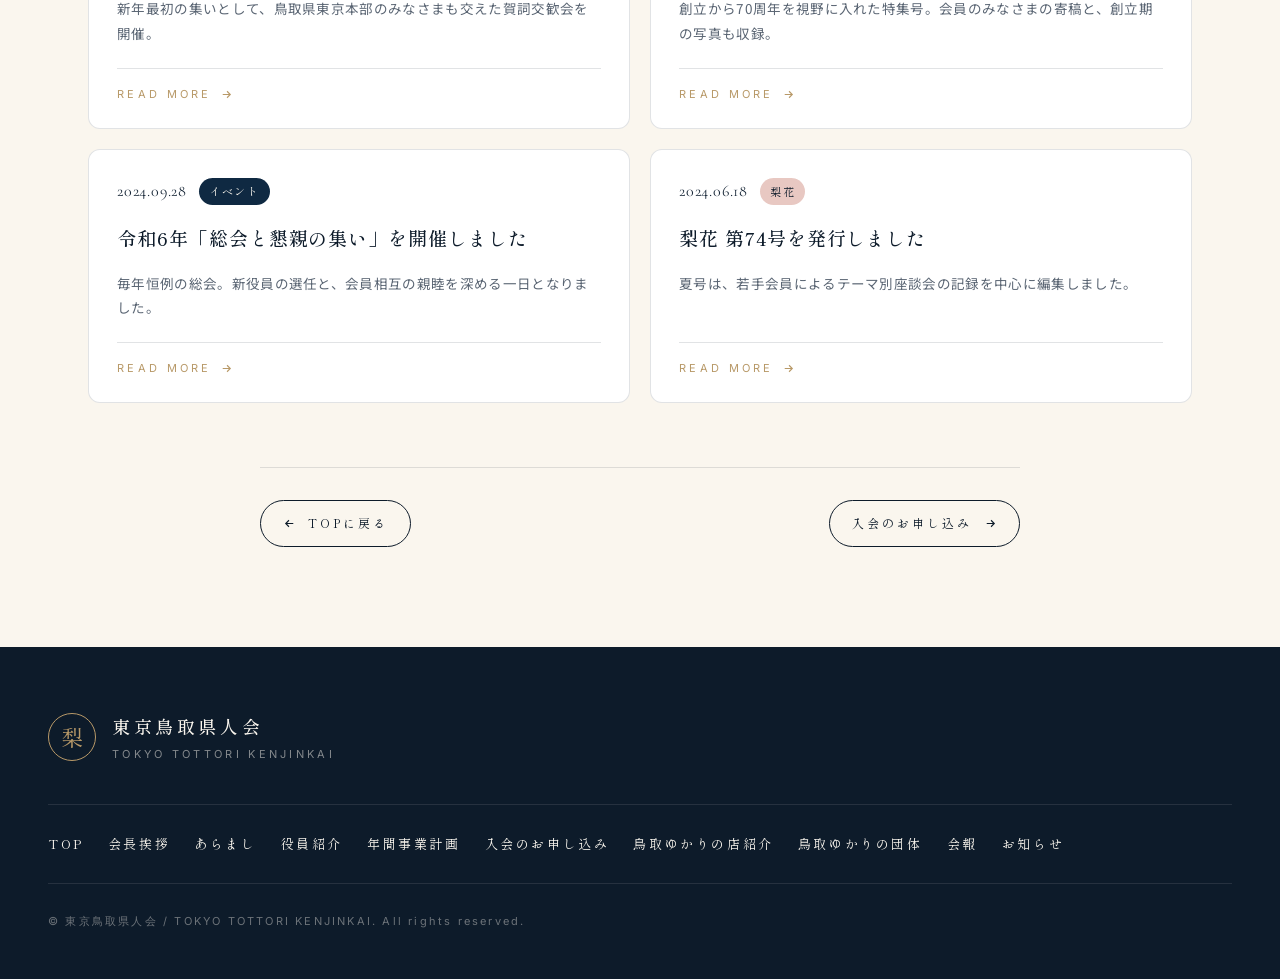
<file: news.html>
<!DOCTYPE html>
<html lang="ja">
<head>
<meta charset="UTF-8" />
<meta name="viewport" content="width=device-width, initial-scale=1.0" />
<title>お知らせ | 東京鳥取県人会</title>
<meta name="description" content="東京鳥取県人会からのお知らせ一覧。会員向け行事案内や事務局からの定期連絡を掲載します。" />
<meta name="robots" content="noindex, nofollow" />

<link rel="preconnect" href="https://fonts.googleapis.com" />
<link rel="preconnect" href="https://fonts.gstatic.com" crossorigin />
<link href="https://fonts.googleapis.com/css2?family=Shippori+Mincho+B1:wght@400;500;600;700;800&family=Noto+Sans+JP:wght@300;400;500;600;700&family=Cormorant+Garamond:ital,wght@0,300;0,400;0,500;0,600;1,300&family=Inter:wght@300;400;500;600&display=swap" rel="stylesheet" />
<link rel="stylesheet" href="styles/main.css" />
</head>
<body class="is-subpage">

<div class="loader" id="loader">
  <div class="loader-inner">
    <span class="loader-jp">東京鳥取県人会</span>
    <span class="loader-en">TOKYO &middot; TOTTORI</span>
  </div>
</div>

<header class="nav is-scrolled" id="nav">
  <div class="nav-inner">
    <a href="index.html" class="nav-logo">
      <span class="logo-mark">梨</span>
      <span class="logo-text">
        <span class="logo-jp">東京鳥取県人会</span>
        <span class="logo-en">TOKYO TOTTORI</span>
      </span>
    </a>
    <nav class="nav-links">
      <a href="index.html#greeting">会長挨拶</a>
      <a href="index.html#about">あらまし</a>
      <a href="officers.html">役員紹介</a>
      <a href="index.html#plan">年間事業計画</a>
      <a href="shops.html">ゆかりの店</a>
      <a href="organizations.html">ゆかりの団体</a>
      <a href="index.html#newsletter">会報</a>
      <a href="news.html">お知らせ</a>
    </nav>
    <a href="index.html#join" class="nav-cta">入会する</a>
    <button class="nav-toggle" id="navToggle" aria-label="メニュー">
      <span></span><span></span><span></span>
    </button>
  </div>
</header>

<div class="mobile-menu" id="mobileMenu">
  <nav>
    <a href="index.html">TOP</a>
    <a href="index.html#greeting">会長挨拶</a>
    <a href="index.html#about">あらまし</a>
    <a href="officers.html">役員紹介</a>
    <a href="index.html#plan">年間事業計画</a>
    <a href="shops.html">ゆかりの店</a>
    <a href="organizations.html">ゆかりの団体</a>
    <a href="index.html#newsletter">会報『梨花』</a>
    <a href="news.html">お知らせ</a>
    <a href="index.html#join" class="mobile-cta">入会のお申し込み →</a>
  </nav>
</div>

<section class="page-hero">
  <div class="page-hero-inner">
    <p class="eyebrow">NEWS</p>
    <h1>お知らせ</h1>
    <nav class="breadcrumb">
      <a href="index.html">TOP</a><span>/</span>お知らせ
    </nav>
  </div>
</section>

<main class="page-body">
  <p class="section-lead" style="margin-bottom: 56px; max-width: 760px;">
    会員向け行事案内と事務局からの定期連絡を掲載しています。メール配信との自動連携は行わず、WordPress管理画面からお知らせ投稿を追加して更新します。
  </p>

  <div class="news-grid is-2col">
    <a href="news/rika-79.html" class="news-card">
      <div class="news-card-meta">
        <time datetime="2026-03-16">2026.03.16</time>
        <span class="tag tag-rika">梨花</span>
      </div>
      <h3 class="news-card-title">梨花 第79号を発行しました</h3>
      <p class="news-card-excerpt">最新号の特集は「世代を超えるふるさと」。会員寄稿、活動報告、次回行事のご案内を収録しています。</p>
      <span class="news-card-arrow">READ MORE <svg viewBox="0 0 24 24" width="13" height="13" fill="none" stroke="currentColor" stroke-width="2"><path d="M5 12h14M13 6l6 6-6 6"/></svg></span>
    </a>

    <a href="news/2026-shinnen.html" class="news-card">
      <div class="news-card-meta">
        <time datetime="2026-01-19">2026.01.19</time>
        <span class="tag tag-event">イベント</span>
      </div>
      <h3 class="news-card-title">令和8年 新年賀詞交歓会を開催しました</h3>
      <p class="news-card-excerpt">130名を超える会員にお集まりいただき、和やかなひとときに。当日の様子を写真と共にお届けします。</p>
      <span class="news-card-arrow">READ MORE <svg viewBox="0 0 24 24" width="13" height="13" fill="none" stroke="currentColor" stroke-width="2"><path d="M5 12h14M13 6l6 6-6 6"/></svg></span>
    </a>

    <a href="news/rika-78.html" class="news-card">
      <div class="news-card-meta">
        <time datetime="2025-10-30">2025.10.30</time>
        <span class="tag tag-rika">梨花</span>
      </div>
      <h3 class="news-card-title">梨花 第78号を発行しました</h3>
      <p class="news-card-excerpt">秋号は総会レポートと、新会員紹介。鳥取からの便りも盛りだくさんでお届けします。</p>
      <span class="news-card-arrow">READ MORE <svg viewBox="0 0 24 24" width="13" height="13" fill="none" stroke="currentColor" stroke-width="2"><path d="M5 12h14M13 6l6 6-6 6"/></svg></span>
    </a>

    <a href="news/2025-soukai.html" class="news-card">
      <div class="news-card-meta">
        <time datetime="2025-10-14">2025.10.14</time>
        <span class="tag tag-event">イベント</span>
      </div>
      <h3 class="news-card-title">令和7年「総会と懇親の集い」を開催しました</h3>
      <p class="news-card-excerpt">鳥取の食材を使った特別メニューと共に、世代を超えた交流の場となりました。</p>
      <span class="news-card-arrow">READ MORE <svg viewBox="0 0 24 24" width="13" height="13" fill="none" stroke="currentColor" stroke-width="2"><path d="M5 12h14M13 6l6 6-6 6"/></svg></span>
    </a>

    <a href="news/rika-77.html" class="news-card">
      <div class="news-card-meta">
        <time datetime="2025-06-25">2025.06.25</time>
        <span class="tag tag-rika">梨花</span>
      </div>
      <h3 class="news-card-title">梨花 第77号を発行しました</h3>
      <p class="news-card-excerpt">夏に向けたふるさとの便り。鳥取の若手による寄稿エッセイも掲載しています。</p>
      <span class="news-card-arrow">READ MORE <svg viewBox="0 0 24 24" width="13" height="13" fill="none" stroke="currentColor" stroke-width="2"><path d="M5 12h14M13 6l6 6-6 6"/></svg></span>
    </a>

    <a href="news/rika-76.html" class="news-card">
      <div class="news-card-meta">
        <time datetime="2025-02-21">2025.02.21</time>
        <span class="tag tag-rika">梨花</span>
      </div>
      <h3 class="news-card-title">梨花 第76号を発行しました</h3>
      <p class="news-card-excerpt">新年号として、年間活動方針と新役員のご紹介を中心に編集しました。</p>
      <span class="news-card-arrow">READ MORE <svg viewBox="0 0 24 24" width="13" height="13" fill="none" stroke="currentColor" stroke-width="2"><path d="M5 12h14M13 6l6 6-6 6"/></svg></span>
    </a>

    <a href="news/2025-shinnen.html" class="news-card">
      <div class="news-card-meta">
        <time datetime="2025-02-07">2025.02.07</time>
        <span class="tag tag-event">イベント</span>
      </div>
      <h3 class="news-card-title">令和7年 新年賀詞交歓会を開催しました</h3>
      <p class="news-card-excerpt">新年最初の集いとして、鳥取県東京本部のみなさまも交えた賀詞交歓会を開催。</p>
      <span class="news-card-arrow">READ MORE <svg viewBox="0 0 24 24" width="13" height="13" fill="none" stroke="currentColor" stroke-width="2"><path d="M5 12h14M13 6l6 6-6 6"/></svg></span>
    </a>

    <a href="news/rika-75.html" class="news-card">
      <div class="news-card-meta">
        <time datetime="2024-10-10">2024.10.10</time>
        <span class="tag tag-rika">梨花</span>
      </div>
      <h3 class="news-card-title">梨花 第75号を発行しました</h3>
      <p class="news-card-excerpt">創立から70周年を視野に入れた特集号。会員のみなさまの寄稿と、創立期の写真も収録。</p>
      <span class="news-card-arrow">READ MORE <svg viewBox="0 0 24 24" width="13" height="13" fill="none" stroke="currentColor" stroke-width="2"><path d="M5 12h14M13 6l6 6-6 6"/></svg></span>
    </a>

    <a href="news/2024-soukai.html" class="news-card">
      <div class="news-card-meta">
        <time datetime="2024-09-28">2024.09.28</time>
        <span class="tag tag-event">イベント</span>
      </div>
      <h3 class="news-card-title">令和6年「総会と懇親の集い」を開催しました</h3>
      <p class="news-card-excerpt">毎年恒例の総会。新役員の選任と、会員相互の親睦を深める一日となりました。</p>
      <span class="news-card-arrow">READ MORE <svg viewBox="0 0 24 24" width="13" height="13" fill="none" stroke="currentColor" stroke-width="2"><path d="M5 12h14M13 6l6 6-6 6"/></svg></span>
    </a>

    <a href="news/rika-74.html" class="news-card">
      <div class="news-card-meta">
        <time datetime="2024-06-18">2024.06.18</time>
        <span class="tag tag-rika">梨花</span>
      </div>
      <h3 class="news-card-title">梨花 第74号を発行しました</h3>
      <p class="news-card-excerpt">夏号は、若手会員によるテーマ別座談会の記録を中心に編集しました。</p>
      <span class="news-card-arrow">READ MORE <svg viewBox="0 0 24 24" width="13" height="13" fill="none" stroke="currentColor" stroke-width="2"><path d="M5 12h14M13 6l6 6-6 6"/></svg></span>
    </a>
  </div>

  <div class="article-foot">
    <a href="index.html" class="more-link">
      <svg viewBox="0 0 24 24" width="13" height="13" fill="none" stroke="currentColor" stroke-width="2" style="transform: rotate(180deg);"><path d="M5 12h14M13 6l6 6-6 6"/></svg>
      <span>TOPに戻る</span>
    </a>
    <a href="index.html#join" class="more-link">
      <span>入会のお申し込み</span>
      <svg viewBox="0 0 24 24" width="13" height="13" fill="none" stroke="currentColor" stroke-width="2"><path d="M5 12h14M13 6l6 6-6 6"/></svg>
    </a>
  </div>
</main>

<footer class="footer">
  <div class="footer-inner">
    <div class="footer-brand">
      <span class="footer-mark">梨</span>
      <div>
        <p class="footer-jp">東京鳥取県人会</p>
        <p class="footer-en">TOKYO TOTTORI KENJINKAI</p>
      </div>
    </div>
    <nav class="footer-links">
      <a href="index.html">TOP</a>
      <a href="index.html#greeting">会長挨拶</a>
      <a href="index.html#about">あらまし</a>
      <a href="officers.html">役員紹介</a>
      <a href="index.html#plan">年間事業計画</a>
      <a href="index.html#join">入会のお申し込み</a>
      <a href="shops.html">鳥取ゆかりの店紹介</a>
      <a href="organizations.html">鳥取ゆかりの団体</a>
      <a href="index.html#newsletter">会報</a>
      <a href="news.html">お知らせ</a>
    </nav>
    <p class="footer-copy">&copy; 東京鳥取県人会 / TOKYO TOTTORI KENJINKAI. All rights reserved.</p>
  </div>
</footer>

<script>
(function () {
  window.addEventListener('load', () => {
    setTimeout(() => {
      const loader = document.getElementById('loader');
      if (loader) loader.classList.add('is-hidden');
    }, 600);
  });
  const toggle = document.getElementById('navToggle');
  const menu = document.getElementById('mobileMenu');
  if (toggle && menu) {
    toggle.addEventListener('click', () => {
      const open = menu.classList.toggle('is-open');
      toggle.classList.toggle('is-open', open);
      document.body.style.overflow = open ? 'hidden' : '';
    });
    menu.querySelectorAll('a').forEach((a) =>
      a.addEventListener('click', () => {
        menu.classList.remove('is-open');
        toggle.classList.remove('is-open');
        document.body.style.overflow = '';
      })
    );
  }
})();
</script>
</body>
</html>
</file>
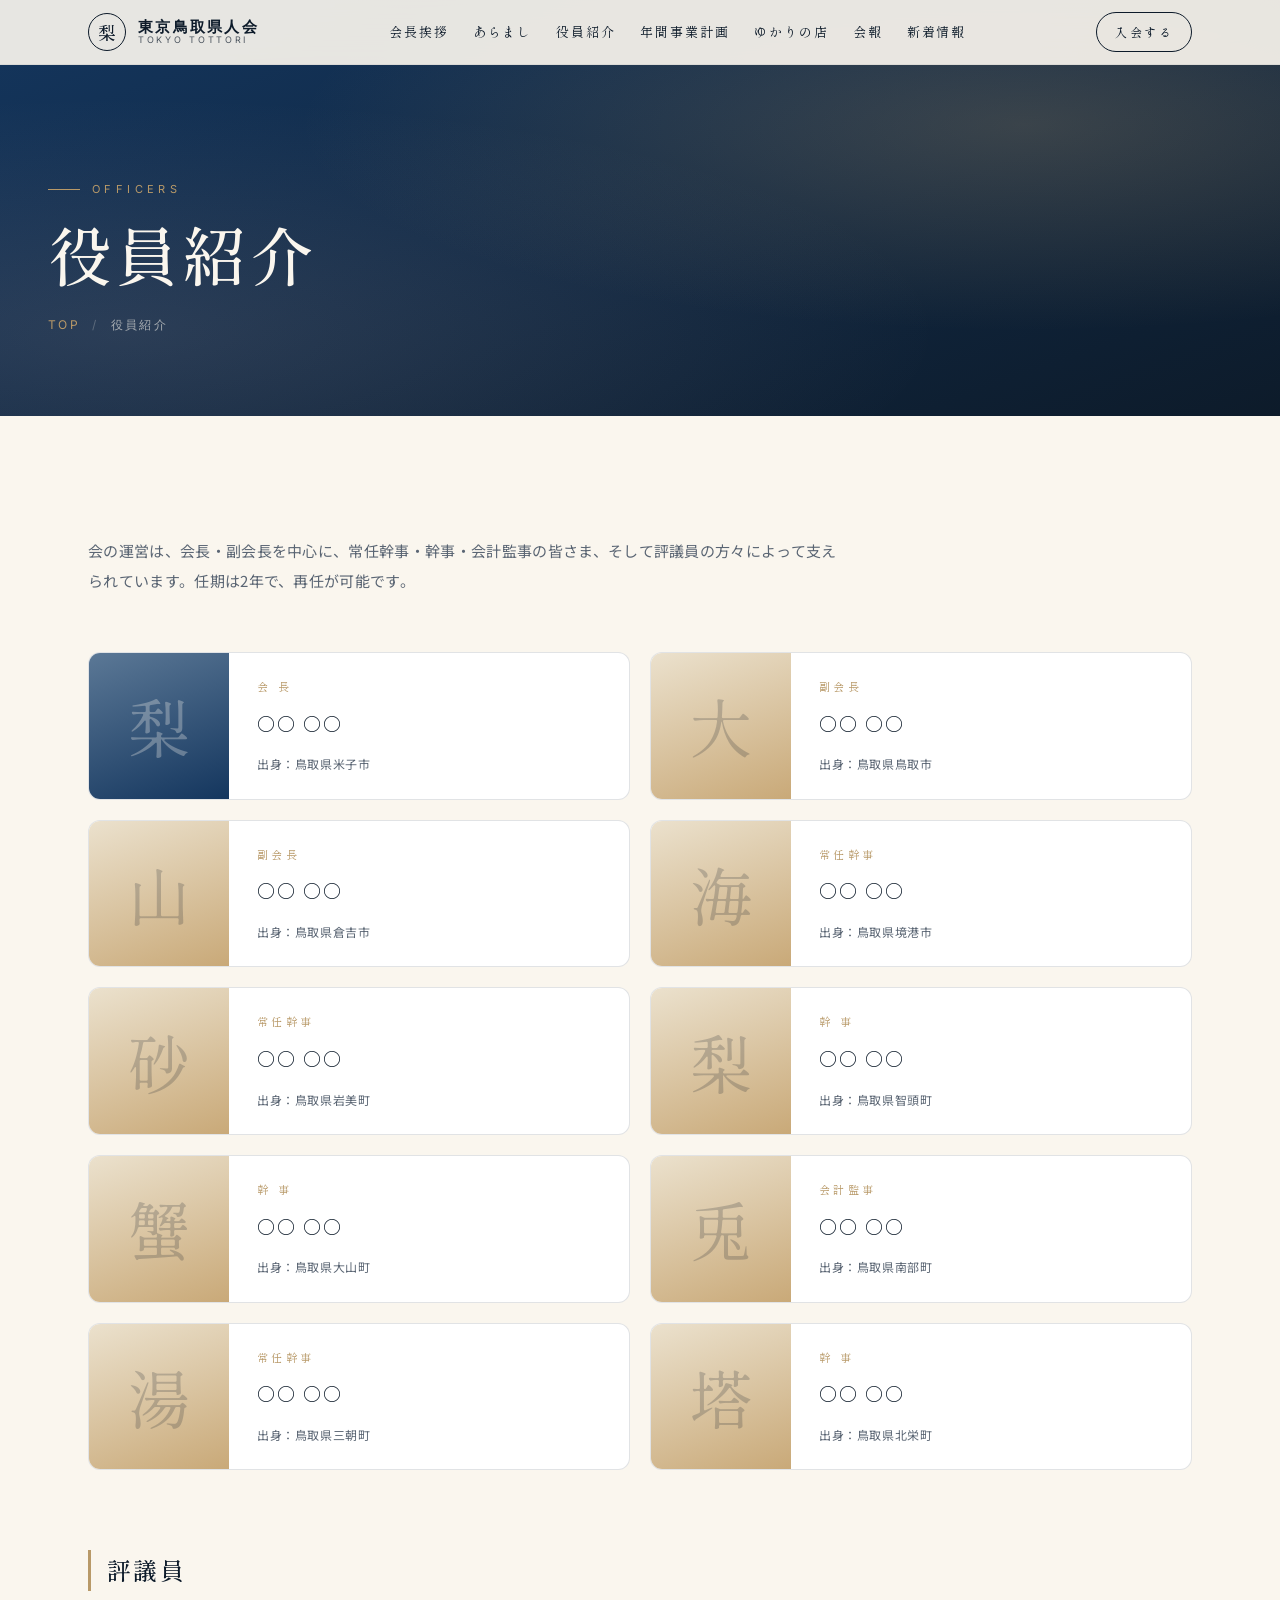
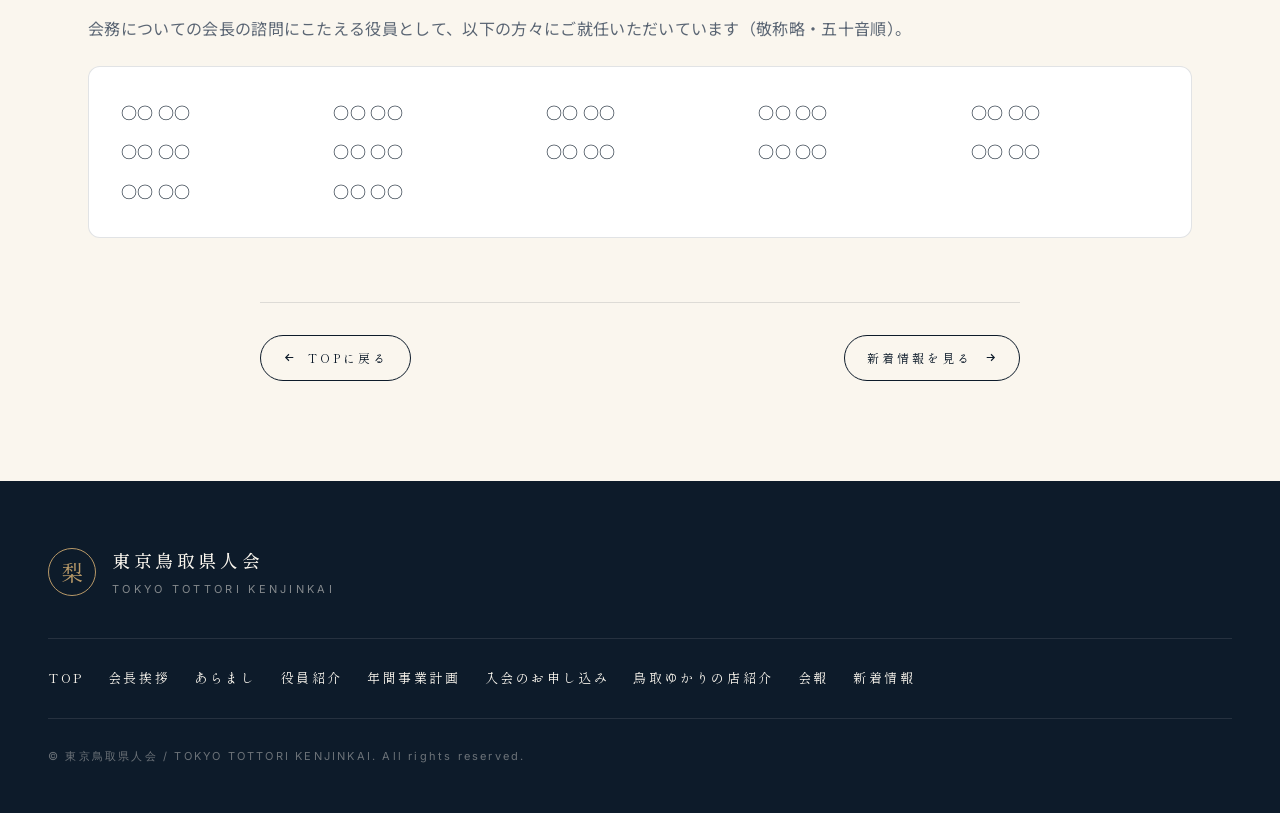
<file: officers.html>
<!DOCTYPE html>
<html lang="ja">
<head>
<meta charset="UTF-8" />
<meta name="viewport" content="width=device-width, initial-scale=1.0" />
<title>役員紹介 | 東京鳥取県人会</title>
<meta name="description" content="東京鳥取県人会の会長・副会長・常任幹事・幹事・会計監事をはじめとした役員一覧。" />
<meta name="robots" content="noindex, nofollow" />

<link rel="preconnect" href="https://fonts.googleapis.com" />
<link rel="preconnect" href="https://fonts.gstatic.com" crossorigin />
<link href="https://fonts.googleapis.com/css2?family=Shippori+Mincho+B1:wght@400;500;600;700;800&family=Noto+Sans+JP:wght@300;400;500;600;700&family=Cormorant+Garamond:ital,wght@0,300;0,400;0,500;0,600;1,300&family=Inter:wght@300;400;500;600&display=swap" rel="stylesheet" />
<link rel="stylesheet" href="styles/main.css" />
</head>
<body class="is-subpage">

<div class="loader" id="loader">
  <div class="loader-inner">
    <span class="loader-jp">東京鳥取県人会</span>
    <span class="loader-en">TOKYO &middot; TOTTORI</span>
  </div>
</div>

<header class="nav is-scrolled" id="nav">
  <div class="nav-inner">
    <a href="index.html" class="nav-logo">
      <span class="logo-mark">梨</span>
      <span class="logo-text">
        <span class="logo-jp">東京鳥取県人会</span>
        <span class="logo-en">TOKYO TOTTORI</span>
      </span>
    </a>
    <nav class="nav-links">
      <a href="index.html#greeting">会長挨拶</a>
      <a href="index.html#about">あらまし</a>
      <a href="officers.html">役員紹介</a>
      <a href="index.html#plan">年間事業計画</a>
      <a href="shops.html">ゆかりの店</a>
      <a href="index.html#newsletter">会報</a>
      <a href="news.html">新着情報</a>
    </nav>
    <a href="index.html#join" class="nav-cta">入会する</a>
    <button class="nav-toggle" id="navToggle" aria-label="メニュー">
      <span></span><span></span><span></span>
    </button>
  </div>
</header>

<div class="mobile-menu" id="mobileMenu">
  <nav>
    <a href="index.html">TOP</a>
    <a href="index.html#greeting">会長挨拶</a>
    <a href="index.html#about">あらまし</a>
    <a href="officers.html">役員紹介</a>
    <a href="index.html#plan">年間事業計画</a>
    <a href="shops.html">ゆかりの店</a>
    <a href="index.html#newsletter">会報『梨花』</a>
    <a href="news.html">新着情報</a>
    <a href="index.html#join" class="mobile-cta">入会のお申し込み →</a>
  </nav>
</div>

<section class="page-hero">
  <div class="page-hero-inner">
    <p class="eyebrow">OFFICERS</p>
    <h1>役員紹介</h1>
    <nav class="breadcrumb">
      <a href="index.html">TOP</a><span>/</span>役員紹介
    </nav>
  </div>
</section>

<main class="page-body">
  <p class="section-lead" style="margin-bottom: 56px; max-width: 760px;">
    会の運営は、会長・副会長を中心に、常任幹事・幹事・会計監事の皆さま、そして評議員の方々によって支えられています。任期は2年で、再任が可能です。
  </p>

  <div class="officers-grid is-2col">
    <article class="officer-card lead">
      <div class="officer-photo"><span class="ph">梨</span></div>
      <div class="officer-info">
        <p class="officer-role">会 長</p>
        <p class="officer-name">○○ ○○</p>
        <p class="officer-meta">出身：鳥取県米子市</p>
      </div>
    </article>
    <article class="officer-card">
      <div class="officer-photo"><span class="ph">大</span></div>
      <div class="officer-info">
        <p class="officer-role">副会長</p>
        <p class="officer-name">○○ ○○</p>
        <p class="officer-meta">出身：鳥取県鳥取市</p>
      </div>
    </article>
    <article class="officer-card">
      <div class="officer-photo"><span class="ph">山</span></div>
      <div class="officer-info">
        <p class="officer-role">副会長</p>
        <p class="officer-name">○○ ○○</p>
        <p class="officer-meta">出身：鳥取県倉吉市</p>
      </div>
    </article>
    <article class="officer-card">
      <div class="officer-photo"><span class="ph">海</span></div>
      <div class="officer-info">
        <p class="officer-role">常任幹事</p>
        <p class="officer-name">○○ ○○</p>
        <p class="officer-meta">出身：鳥取県境港市</p>
      </div>
    </article>
    <article class="officer-card">
      <div class="officer-photo"><span class="ph">砂</span></div>
      <div class="officer-info">
        <p class="officer-role">常任幹事</p>
        <p class="officer-name">○○ ○○</p>
        <p class="officer-meta">出身：鳥取県岩美町</p>
      </div>
    </article>
    <article class="officer-card">
      <div class="officer-photo"><span class="ph">梨</span></div>
      <div class="officer-info">
        <p class="officer-role">幹 事</p>
        <p class="officer-name">○○ ○○</p>
        <p class="officer-meta">出身：鳥取県智頭町</p>
      </div>
    </article>
    <article class="officer-card">
      <div class="officer-photo"><span class="ph">蟹</span></div>
      <div class="officer-info">
        <p class="officer-role">幹 事</p>
        <p class="officer-name">○○ ○○</p>
        <p class="officer-meta">出身：鳥取県大山町</p>
      </div>
    </article>
    <article class="officer-card">
      <div class="officer-photo"><span class="ph">兎</span></div>
      <div class="officer-info">
        <p class="officer-role">会計監事</p>
        <p class="officer-name">○○ ○○</p>
        <p class="officer-meta">出身：鳥取県南部町</p>
      </div>
    </article>
    <article class="officer-card">
      <div class="officer-photo"><span class="ph">湯</span></div>
      <div class="officer-info">
        <p class="officer-role">常任幹事</p>
        <p class="officer-name">○○ ○○</p>
        <p class="officer-meta">出身：鳥取県三朝町</p>
      </div>
    </article>
    <article class="officer-card">
      <div class="officer-photo"><span class="ph">塔</span></div>
      <div class="officer-info">
        <p class="officer-role">幹 事</p>
        <p class="officer-name">○○ ○○</p>
        <p class="officer-meta">出身：鳥取県北栄町</p>
      </div>
    </article>
  </div>

  <h2 style="font-family: var(--f-mincho); font-size: 24px; font-weight: 500; letter-spacing: 0.1em; margin: 80px 0 24px; padding-left: 16px; border-left: 3px solid var(--c-gold);">評議員</h2>
  <p style="color: var(--c-sub); margin-bottom: 24px;">会務についての会長の諮問にこたえる役員として、以下の方々にご就任いただいています（敬称略・五十音順）。</p>
  <div style="background: var(--c-paper-2); border: 1px solid var(--c-line); border-radius: var(--r-lg); padding: 32px; display: grid; grid-template-columns: repeat(auto-fill, minmax(180px, 1fr)); gap: 12px 24px;">
    <p>○○ ○○</p><p>○○ ○○</p><p>○○ ○○</p><p>○○ ○○</p>
    <p>○○ ○○</p><p>○○ ○○</p><p>○○ ○○</p><p>○○ ○○</p>
    <p>○○ ○○</p><p>○○ ○○</p><p>○○ ○○</p><p>○○ ○○</p>
  </div>

  <div class="article-foot">
    <a href="index.html" class="more-link">
      <svg viewBox="0 0 24 24" width="13" height="13" fill="none" stroke="currentColor" stroke-width="2" style="transform: rotate(180deg);"><path d="M5 12h14M13 6l6 6-6 6"/></svg>
      <span>TOPに戻る</span>
    </a>
    <a href="news.html" class="more-link">
      <span>新着情報を見る</span>
      <svg viewBox="0 0 24 24" width="13" height="13" fill="none" stroke="currentColor" stroke-width="2"><path d="M5 12h14M13 6l6 6-6 6"/></svg>
    </a>
  </div>
</main>

<footer class="footer">
  <div class="footer-inner">
    <div class="footer-brand">
      <span class="footer-mark">梨</span>
      <div>
        <p class="footer-jp">東京鳥取県人会</p>
        <p class="footer-en">TOKYO TOTTORI KENJINKAI</p>
      </div>
    </div>
    <nav class="footer-links">
      <a href="index.html">TOP</a>
      <a href="index.html#greeting">会長挨拶</a>
      <a href="index.html#about">あらまし</a>
      <a href="officers.html">役員紹介</a>
      <a href="index.html#plan">年間事業計画</a>
      <a href="index.html#join">入会のお申し込み</a>
      <a href="shops.html">鳥取ゆかりの店紹介</a>
      <a href="index.html#newsletter">会報</a>
      <a href="news.html">新着情報</a>
    </nav>
    <p class="footer-copy">&copy; 東京鳥取県人会 / TOKYO TOTTORI KENJINKAI. All rights reserved.</p>
  </div>
</footer>

<script>
(function () {
  window.addEventListener('load', () => {
    setTimeout(() => {
      const loader = document.getElementById('loader');
      if (loader) loader.classList.add('is-hidden');
    }, 600);
  });
  const toggle = document.getElementById('navToggle');
  const menu = document.getElementById('mobileMenu');
  if (toggle && menu) {
    toggle.addEventListener('click', () => {
      const open = menu.classList.toggle('is-open');
      toggle.classList.toggle('is-open', open);
      document.body.style.overflow = open ? 'hidden' : '';
    });
    menu.querySelectorAll('a').forEach((a) =>
      a.addEventListener('click', () => {
        menu.classList.remove('is-open');
        toggle.classList.remove('is-open');
        document.body.style.overflow = '';
      })
    );
  }
})();
</script>
</body>
</html>
</file>
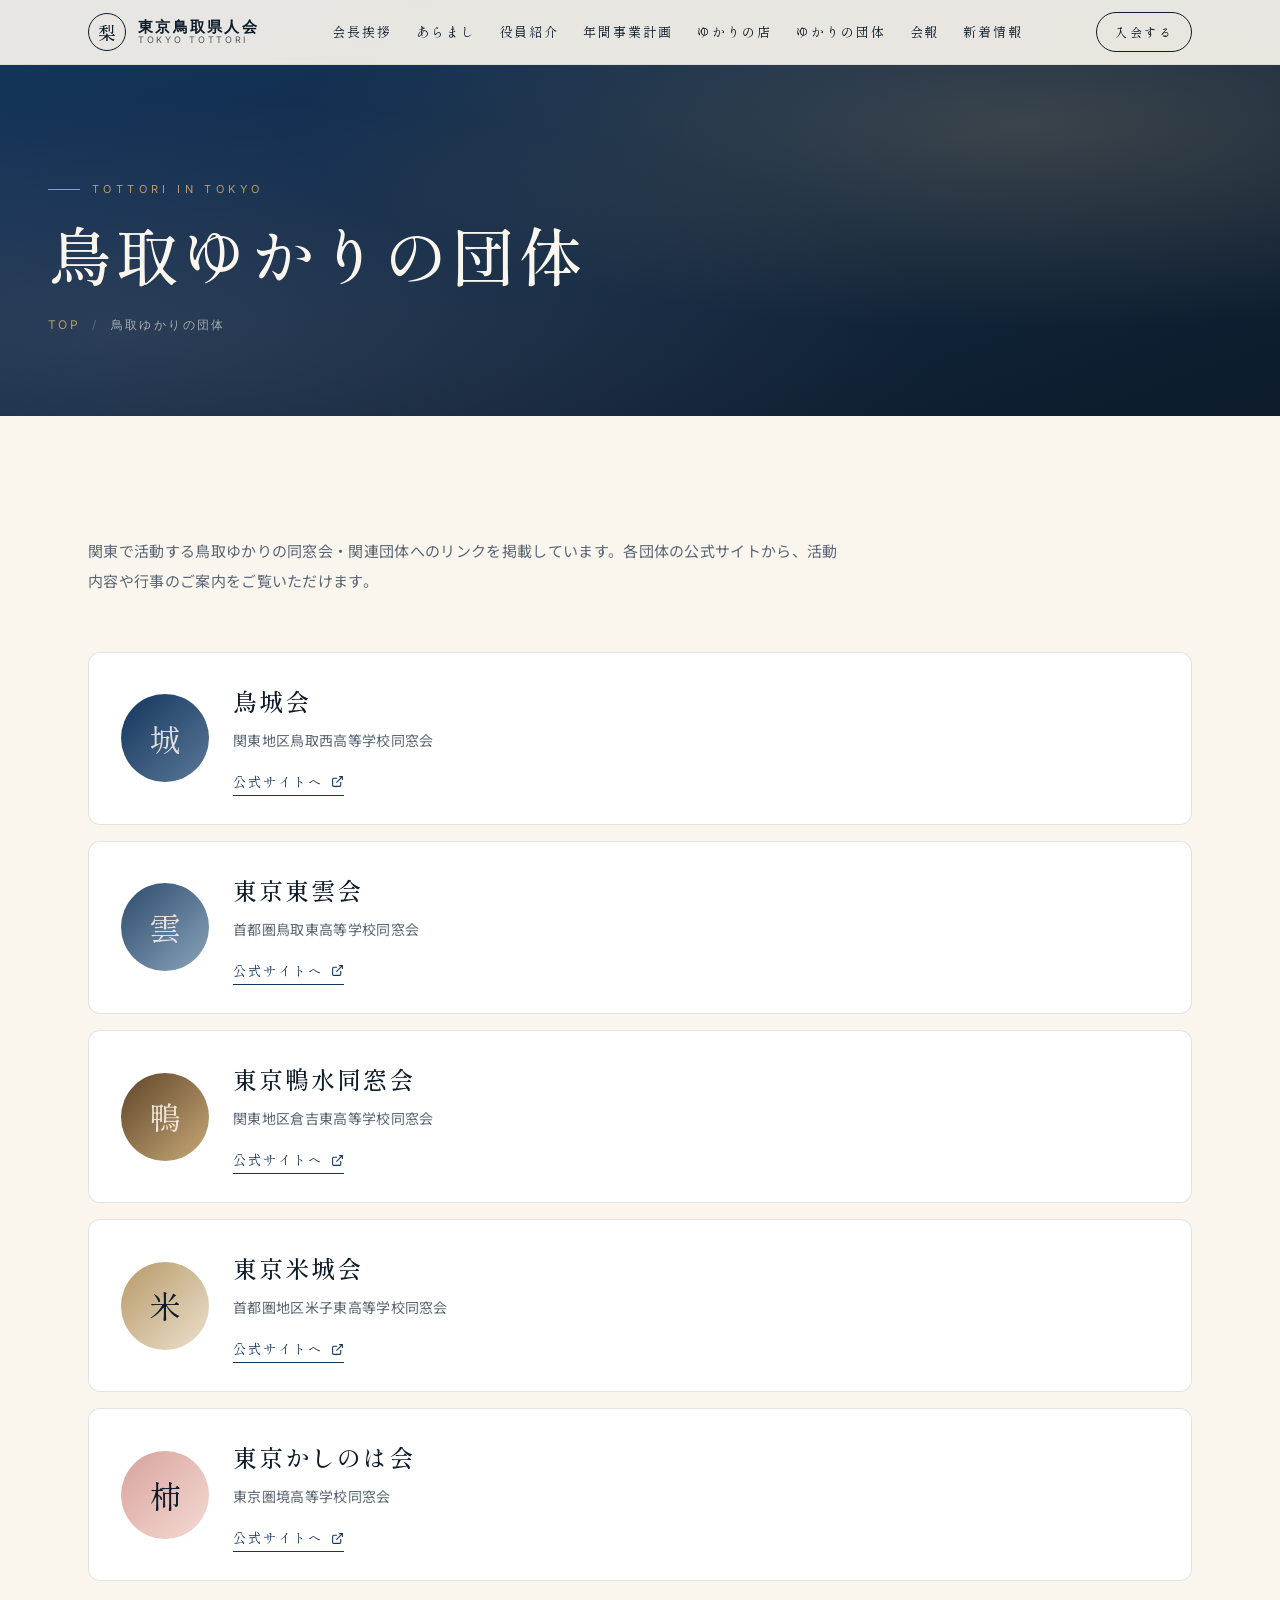
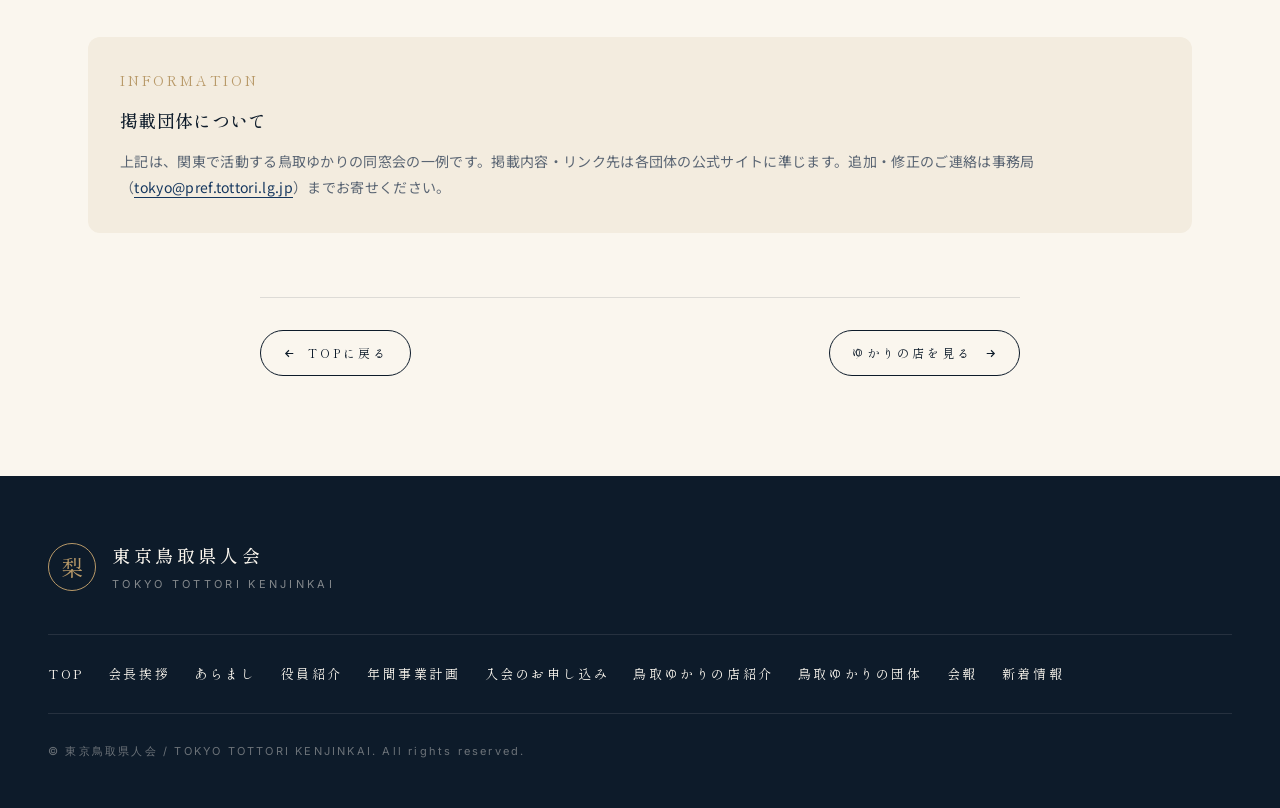
<file: organizations.html>
<!DOCTYPE html>
<html lang="ja">
<head>
<meta charset="UTF-8" />
<meta name="viewport" content="width=device-width, initial-scale=1.0" />
<title>鳥取ゆかりの団体 | 東京鳥取県人会</title>
<meta name="description" content="関東で活動する鳥取ゆかりの同窓会・関連団体へのリンクを掲載。鳥城会、東京東雲会、東京鴨水同窓会、東京米城会、東京かしのは会など。" />
<meta name="robots" content="noindex, nofollow" />

<link rel="preconnect" href="https://fonts.googleapis.com" />
<link rel="preconnect" href="https://fonts.gstatic.com" crossorigin />
<link href="https://fonts.googleapis.com/css2?family=Shippori+Mincho+B1:wght@400;500;600;700;800&family=Noto+Sans+JP:wght@300;400;500;600;700&family=Cormorant+Garamond:ital,wght@0,300;0,400;0,500;0,600;1,300&family=Inter:wght@300;400;500;600&display=swap" rel="stylesheet" />
<link rel="stylesheet" href="styles/main.css" />
</head>
<body class="is-subpage">

<div class="loader" id="loader">
  <div class="loader-inner">
    <span class="loader-jp">東京鳥取県人会</span>
    <span class="loader-en">TOKYO &middot; TOTTORI</span>
  </div>
</div>

<header class="nav is-scrolled" id="nav">
  <div class="nav-inner">
    <a href="index.html" class="nav-logo">
      <span class="logo-mark">梨</span>
      <span class="logo-text">
        <span class="logo-jp">東京鳥取県人会</span>
        <span class="logo-en">TOKYO TOTTORI</span>
      </span>
    </a>
    <nav class="nav-links">
      <a href="index.html#greeting">会長挨拶</a>
      <a href="index.html#about">あらまし</a>
      <a href="officers.html">役員紹介</a>
      <a href="index.html#plan">年間事業計画</a>
      <a href="shops.html">ゆかりの店</a>
      <a href="organizations.html">ゆかりの団体</a>
      <a href="index.html#newsletter">会報</a>
      <a href="news.html">新着情報</a>
    </nav>
    <a href="index.html#join" class="nav-cta">入会する</a>
    <button class="nav-toggle" id="navToggle" aria-label="メニュー">
      <span></span><span></span><span></span>
    </button>
  </div>
</header>

<div class="mobile-menu" id="mobileMenu">
  <nav>
    <a href="index.html">TOP</a>
    <a href="index.html#greeting">会長挨拶</a>
    <a href="index.html#about">あらまし</a>
    <a href="officers.html">役員紹介</a>
    <a href="index.html#plan">年間事業計画</a>
    <a href="shops.html">ゆかりの店</a>
    <a href="organizations.html">ゆかりの団体</a>
    <a href="index.html#newsletter">会報『梨花』</a>
    <a href="news.html">新着情報</a>
    <a href="index.html#join" class="mobile-cta">入会のお申し込み →</a>
  </nav>
</div>

<section class="page-hero">
  <div class="page-hero-inner">
    <p class="eyebrow">TOTTORI IN TOKYO</p>
    <h1>鳥取ゆかりの団体</h1>
    <nav class="breadcrumb">
      <a href="index.html">TOP</a><span>/</span>鳥取ゆかりの団体
    </nav>
  </div>
</section>

<main class="page-body">
  <p class="section-lead" style="margin-bottom: 56px; max-width: 760px;">
    関東で活動する鳥取ゆかりの同窓会・関連団体へのリンクを掲載しています。各団体の公式サイトから、活動内容や行事のご案内をご覧いただけます。
  </p>

  <div class="org-list">
    <article class="org-card">
      <div class="org-mark" data-c="0">城</div>
      <div class="org-body">
        <h2 class="org-name">鳥城会</h2>
        <p class="org-full">関東地区鳥取西高等学校同窓会</p>
        <a href="https://torishirokai.jimdofree.com/" class="org-link" target="_blank" rel="noopener noreferrer">
          公式サイトへ
          <svg viewBox="0 0 24 24" width="13" height="13" fill="none" stroke="currentColor" stroke-width="2"><path d="M18 13v6a2 2 0 0 1-2 2H5a2 2 0 0 1-2-2V8a2 2 0 0 1 2-2h6M15 3h6v6M10 14 21 3"/></svg>
        </a>
      </div>
    </article>

    <article class="org-card">
      <div class="org-mark" data-c="1">雲</div>
      <div class="org-body">
        <h2 class="org-name">東京東雲会</h2>
        <p class="org-full">首都圏鳥取東高等学校同窓会</p>
        <a href="https://tokyo-shinonomekai.jimdofree.com/" class="org-link" target="_blank" rel="noopener noreferrer">
          公式サイトへ
          <svg viewBox="0 0 24 24" width="13" height="13" fill="none" stroke="currentColor" stroke-width="2"><path d="M18 13v6a2 2 0 0 1-2 2H5a2 2 0 0 1-2-2V8a2 2 0 0 1 2-2h6M15 3h6v6M10 14 21 3"/></svg>
        </a>
      </div>
    </article>

    <article class="org-card">
      <div class="org-mark" data-c="2">鴨</div>
      <div class="org-body">
        <h2 class="org-name">東京鴨水同窓会</h2>
        <p class="org-full">関東地区倉吉東高等学校同窓会</p>
        <a href="https://www.tokyo-ohsuikai.org/" class="org-link" target="_blank" rel="noopener noreferrer">
          公式サイトへ
          <svg viewBox="0 0 24 24" width="13" height="13" fill="none" stroke="currentColor" stroke-width="2"><path d="M18 13v6a2 2 0 0 1-2 2H5a2 2 0 0 1-2-2V8a2 2 0 0 1 2-2h6M15 3h6v6M10 14 21 3"/></svg>
        </a>
      </div>
    </article>

    <article class="org-card">
      <div class="org-mark" data-c="3">米</div>
      <div class="org-body">
        <h2 class="org-name">東京米城会</h2>
        <p class="org-full">首都圏地区米子東高等学校同窓会</p>
        <a href="https://tokyobeijokai.jimdofree.com/" class="org-link" target="_blank" rel="noopener noreferrer">
          公式サイトへ
          <svg viewBox="0 0 24 24" width="13" height="13" fill="none" stroke="currentColor" stroke-width="2"><path d="M18 13v6a2 2 0 0 1-2 2H5a2 2 0 0 1-2-2V8a2 2 0 0 1 2-2h6M15 3h6v6M10 14 21 3"/></svg>
        </a>
      </div>
    </article>

    <article class="org-card">
      <div class="org-mark" data-c="4">柿</div>
      <div class="org-body">
        <h2 class="org-name">東京かしのは会</h2>
        <p class="org-full">東京圏境高等学校同窓会</p>
        <a href="https://ka4977.wixsite.com/tokyo-kashinohakai" class="org-link" target="_blank" rel="noopener noreferrer">
          公式サイトへ
          <svg viewBox="0 0 24 24" width="13" height="13" fill="none" stroke="currentColor" stroke-width="2"><path d="M18 13v6a2 2 0 0 1-2 2H5a2 2 0 0 1-2-2V8a2 2 0 0 1 2-2h6M15 3h6v6M10 14 21 3"/></svg>
        </a>
      </div>
    </article>
  </div>

  <div style="margin-top: 56px; padding: 32px; background: var(--c-sand); border-radius: var(--r-lg);">
    <p style="font-family: var(--f-mincho); font-size: 14px; letter-spacing: 0.2em; color: var(--c-gold); margin-bottom: 12px;">INFORMATION</p>
    <p style="font-family: var(--f-mincho); font-size: 18px; font-weight: 500; margin-bottom: 12px;">掲載団体について</p>
    <p style="font-size: 14px; color: var(--c-sub); line-height: 1.9;">
      上記は、関東で活動する鳥取ゆかりの同窓会の一例です。掲載内容・リンク先は各団体の公式サイトに準じます。追加・修正のご連絡は事務局（<a href="mailto:tokyo@pref.tottori.lg.jp" style="color: var(--c-navy); border-bottom: 1px solid currentColor;">tokyo@pref.tottori.lg.jp</a>）までお寄せください。
    </p>
  </div>

  <div class="article-foot">
    <a href="index.html" class="more-link">
      <svg viewBox="0 0 24 24" width="13" height="13" fill="none" stroke="currentColor" stroke-width="2" style="transform: rotate(180deg);"><path d="M5 12h14M13 6l6 6-6 6"/></svg>
      <span>TOPに戻る</span>
    </a>
    <a href="shops.html" class="more-link">
      <span>ゆかりの店を見る</span>
      <svg viewBox="0 0 24 24" width="13" height="13" fill="none" stroke="currentColor" stroke-width="2"><path d="M5 12h14M13 6l6 6-6 6"/></svg>
    </a>
  </div>
</main>

<footer class="footer">
  <div class="footer-inner">
    <div class="footer-brand">
      <span class="footer-mark">梨</span>
      <div>
        <p class="footer-jp">東京鳥取県人会</p>
        <p class="footer-en">TOKYO TOTTORI KENJINKAI</p>
      </div>
    </div>
    <nav class="footer-links">
      <a href="index.html">TOP</a>
      <a href="index.html#greeting">会長挨拶</a>
      <a href="index.html#about">あらまし</a>
      <a href="officers.html">役員紹介</a>
      <a href="index.html#plan">年間事業計画</a>
      <a href="index.html#join">入会のお申し込み</a>
      <a href="shops.html">鳥取ゆかりの店紹介</a>
      <a href="organizations.html">鳥取ゆかりの団体</a>
      <a href="index.html#newsletter">会報</a>
      <a href="news.html">新着情報</a>
    </nav>
    <p class="footer-copy">&copy; 東京鳥取県人会 / TOKYO TOTTORI KENJINKAI. All rights reserved.</p>
  </div>
</footer>

<script>
(function () {
  window.addEventListener('load', () => {
    setTimeout(() => {
      const loader = document.getElementById('loader');
      if (loader) loader.classList.add('is-hidden');
    }, 600);
  });
  const toggle = document.getElementById('navToggle');
  const menu = document.getElementById('mobileMenu');
  if (toggle && menu) {
    toggle.addEventListener('click', () => {
      const open = menu.classList.toggle('is-open');
      toggle.classList.toggle('is-open', open);
      document.body.style.overflow = open ? 'hidden' : '';
    });
    menu.querySelectorAll('a').forEach((a) =>
      a.addEventListener('click', () => {
        menu.classList.remove('is-open');
        toggle.classList.remove('is-open');
        document.body.style.overflow = '';
      })
    );
  }
})();
</script>
</body>
</html>
</file>
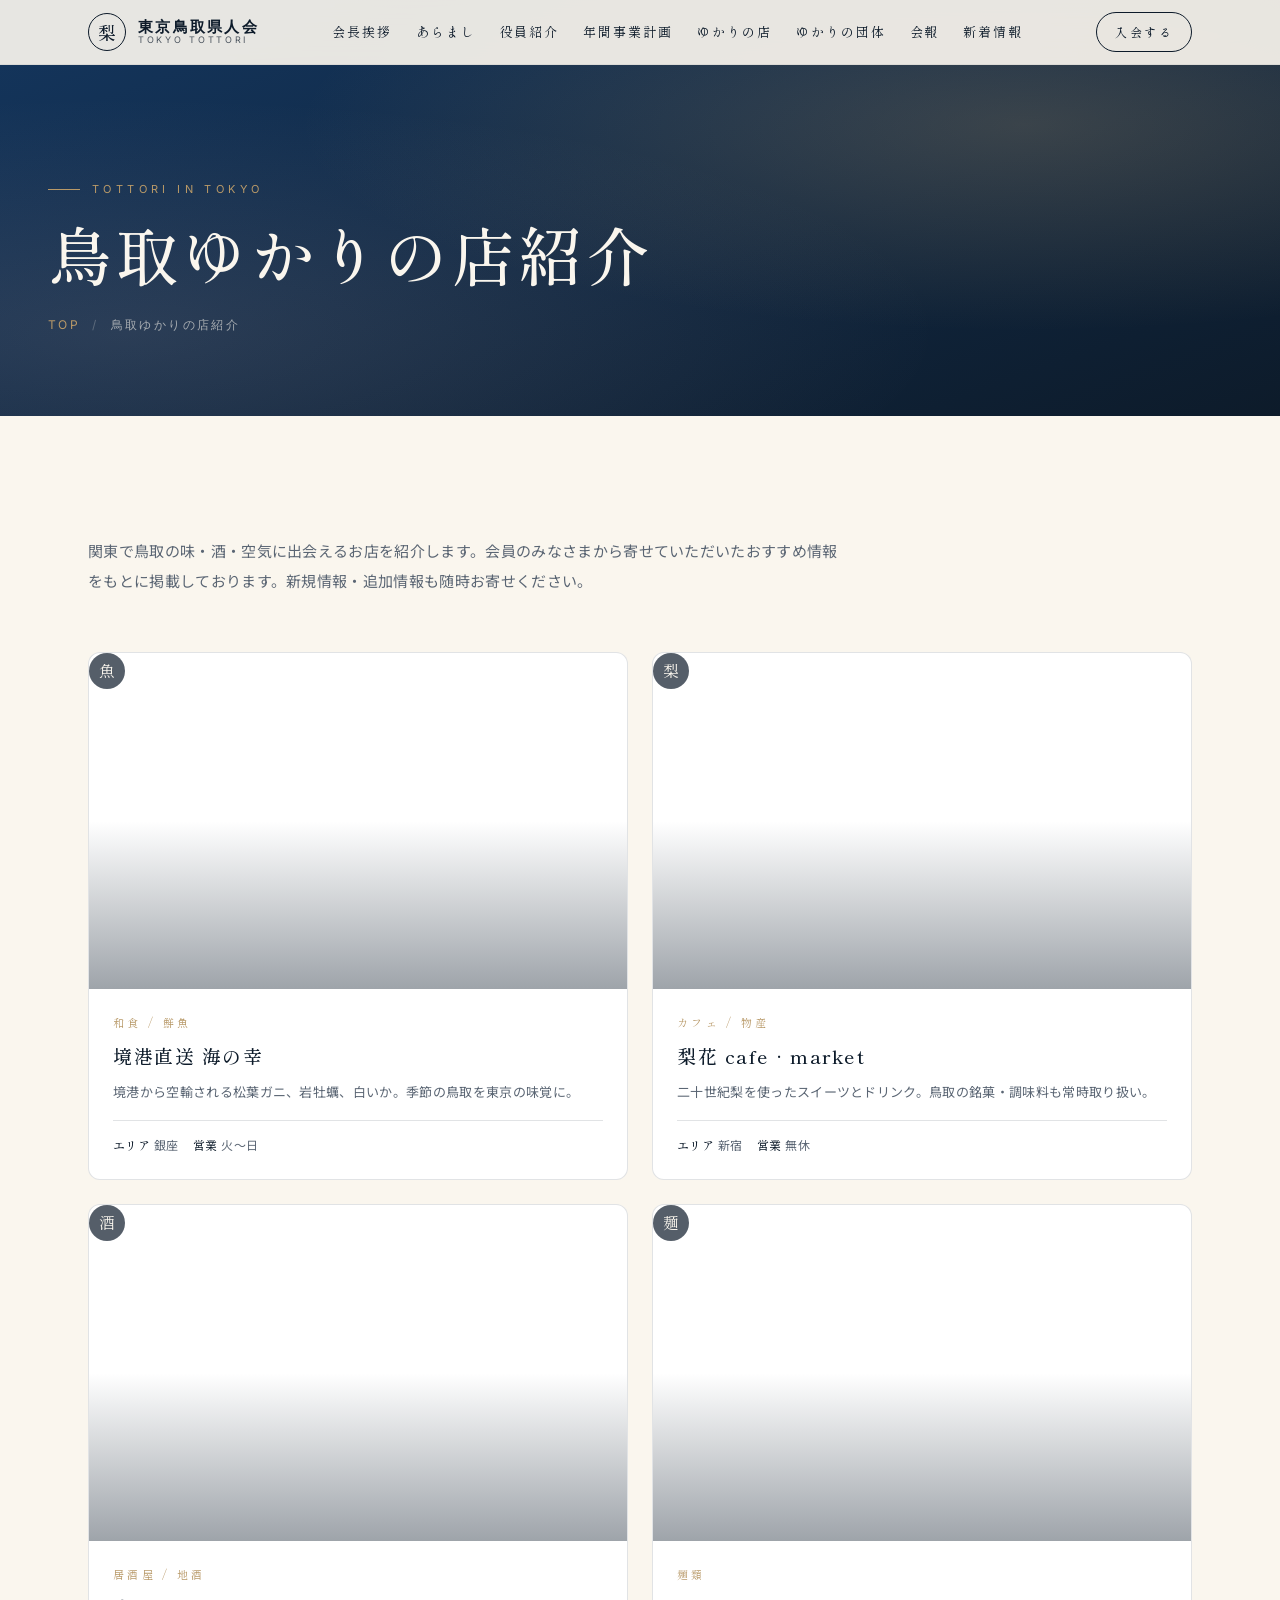
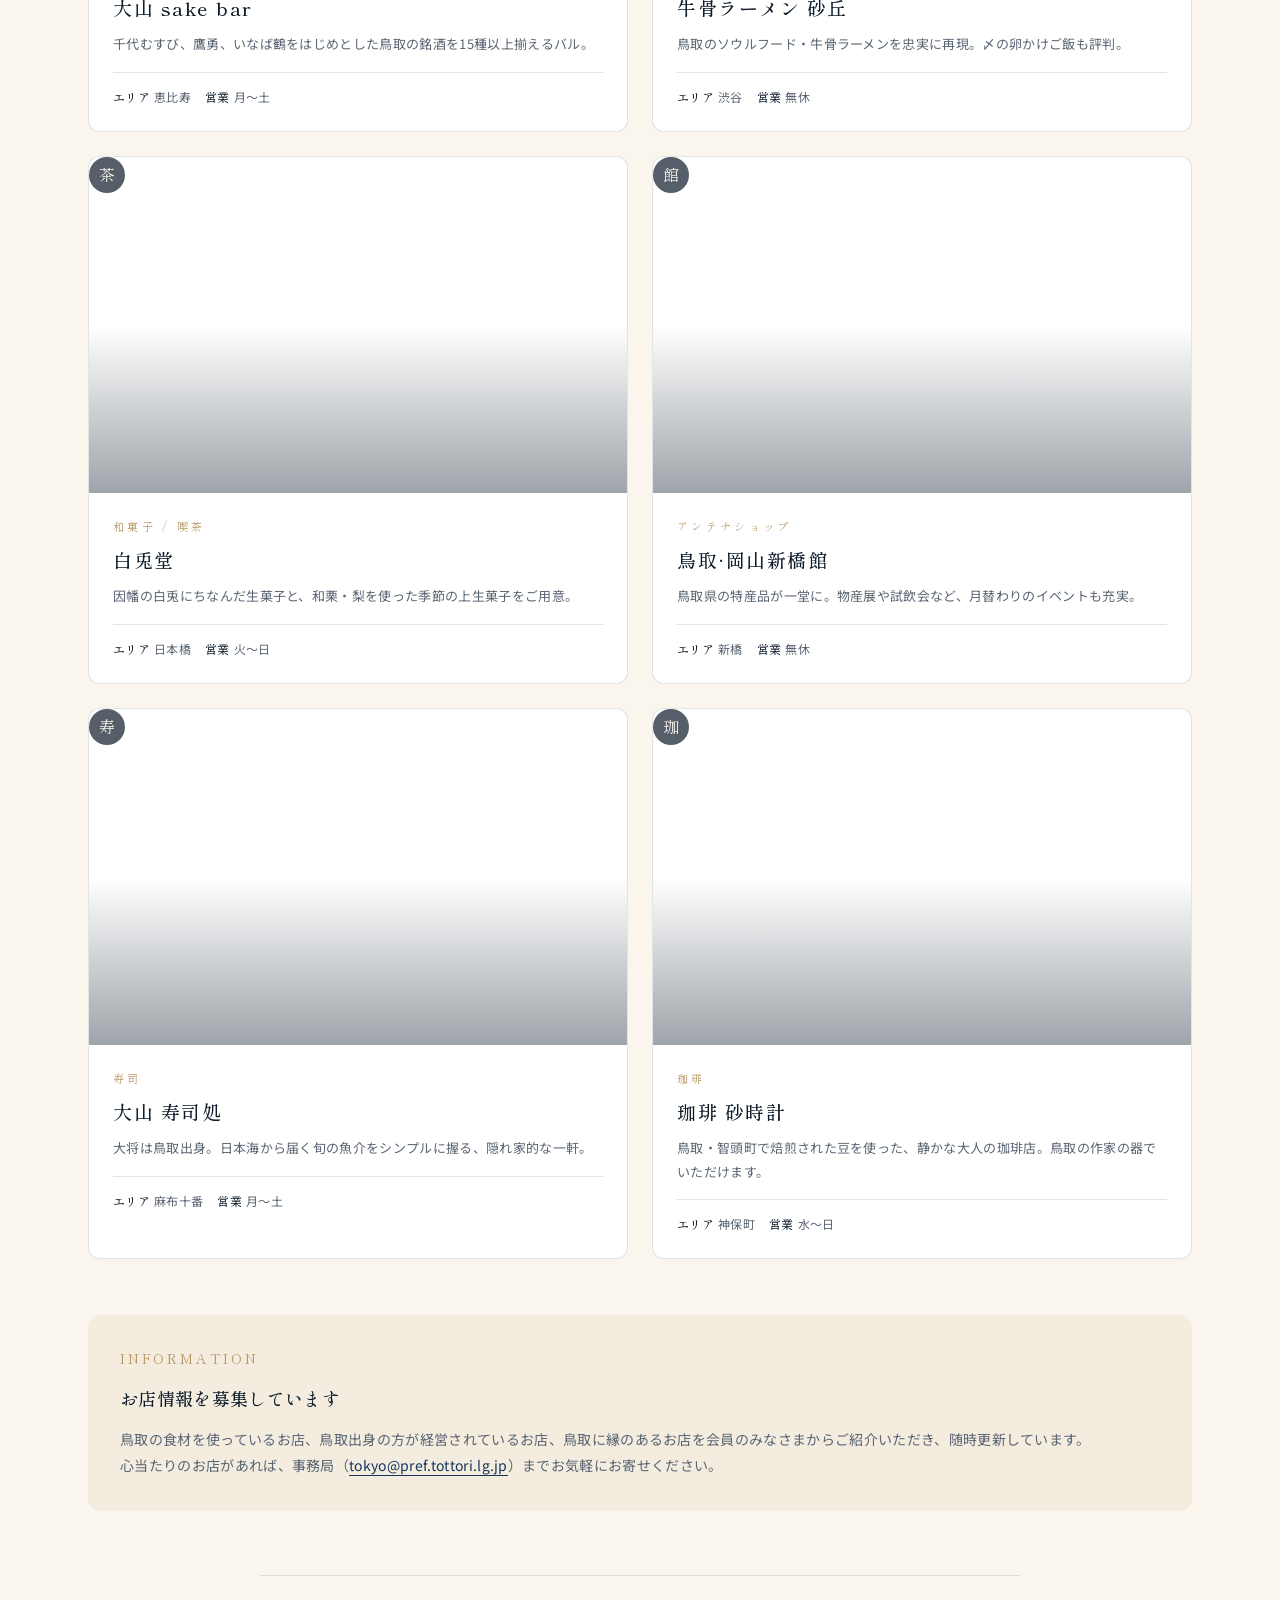
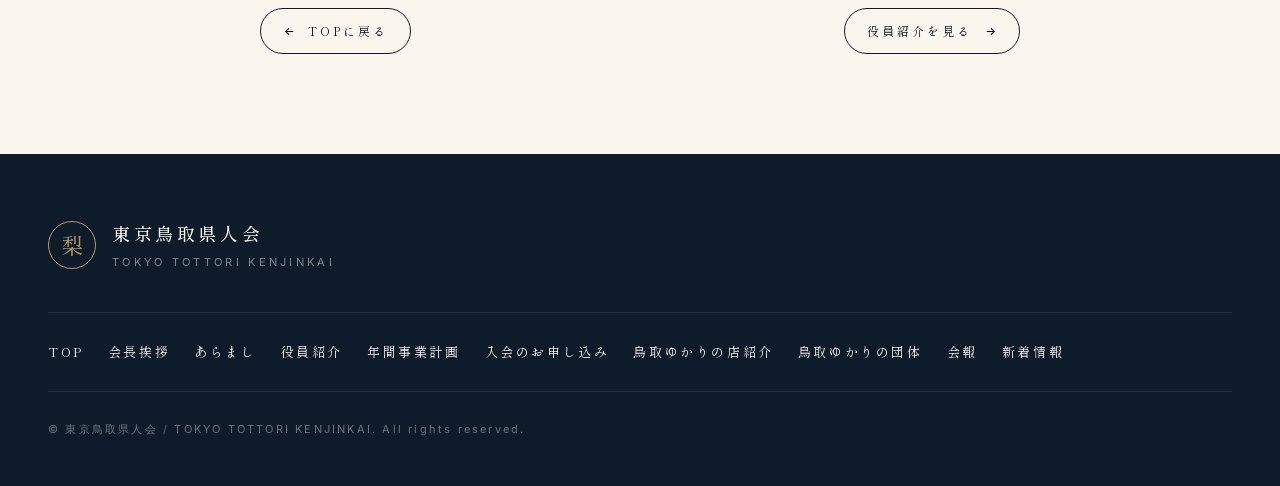
<file: shops.html>
<!DOCTYPE html>
<html lang="ja">
<head>
<meta charset="UTF-8" />
<meta name="viewport" content="width=device-width, initial-scale=1.0" />
<title>鳥取ゆかりの店紹介 | 東京鳥取県人会</title>
<meta name="description" content="関東で鳥取の味と空気に出会えるお店を紹介。鳥取直送の海鮮、地酒、和菓子、アンテナショップなど、会員のみなさまから寄せられたお店情報を掲載しています。" />
<meta name="robots" content="noindex, nofollow" />

<link rel="preconnect" href="https://fonts.googleapis.com" />
<link rel="preconnect" href="https://fonts.gstatic.com" crossorigin />
<link href="https://fonts.googleapis.com/css2?family=Shippori+Mincho+B1:wght@400;500;600;700;800&family=Noto+Sans+JP:wght@300;400;500;600;700&family=Cormorant+Garamond:ital,wght@0,300;0,400;0,500;0,600;1,300&family=Inter:wght@300;400;500;600&display=swap" rel="stylesheet" />
<link rel="stylesheet" href="styles/main.css" />
</head>
<body class="is-subpage">

<div class="loader" id="loader">
  <div class="loader-inner">
    <span class="loader-jp">東京鳥取県人会</span>
    <span class="loader-en">TOKYO &middot; TOTTORI</span>
  </div>
</div>

<header class="nav is-scrolled" id="nav">
  <div class="nav-inner">
    <a href="index.html" class="nav-logo">
      <span class="logo-mark">梨</span>
      <span class="logo-text">
        <span class="logo-jp">東京鳥取県人会</span>
        <span class="logo-en">TOKYO TOTTORI</span>
      </span>
    </a>
    <nav class="nav-links">
      <a href="index.html#greeting">会長挨拶</a>
      <a href="index.html#about">あらまし</a>
      <a href="officers.html">役員紹介</a>
      <a href="index.html#plan">年間事業計画</a>
      <a href="shops.html">ゆかりの店</a>
      <a href="organizations.html">ゆかりの団体</a>
      <a href="index.html#newsletter">会報</a>
      <a href="news.html">新着情報</a>
    </nav>
    <a href="index.html#join" class="nav-cta">入会する</a>
    <button class="nav-toggle" id="navToggle" aria-label="メニュー">
      <span></span><span></span><span></span>
    </button>
  </div>
</header>

<div class="mobile-menu" id="mobileMenu">
  <nav>
    <a href="index.html">TOP</a>
    <a href="index.html#greeting">会長挨拶</a>
    <a href="index.html#about">あらまし</a>
    <a href="officers.html">役員紹介</a>
    <a href="index.html#plan">年間事業計画</a>
    <a href="shops.html">ゆかりの店</a>
    <a href="organizations.html">ゆかりの団体</a>
    <a href="index.html#newsletter">会報『梨花』</a>
    <a href="news.html">新着情報</a>
    <a href="index.html#join" class="mobile-cta">入会のお申し込み →</a>
  </nav>
</div>

<section class="page-hero">
  <div class="page-hero-inner">
    <p class="eyebrow">TOTTORI IN TOKYO</p>
    <h1>鳥取ゆかりの店紹介</h1>
    <nav class="breadcrumb">
      <a href="index.html">TOP</a><span>/</span>鳥取ゆかりの店紹介
    </nav>
  </div>
</section>

<main class="page-body">
  <p class="section-lead" style="margin-bottom: 56px; max-width: 760px;">
    関東で鳥取の味・酒・空気に出会えるお店を紹介します。会員のみなさまから寄せていただいたおすすめ情報をもとに掲載しております。新規情報・追加情報も随時お寄せください。
  </p>

  <div class="shop-grid is-2col">
    <article class="shop-card">
      <div class="shop-image has-photo" style="background-image:url('https://images.unsplash.com/photo-1565299624946-b28f40a0ae38?auto=format&fit=crop&w=1200&q=80');">
        <span class="shop-mark">魚</span>
      </div>
      <div class="shop-info">
        <p class="shop-cat">和食 / 鮮魚</p>
        <h3 class="shop-name">境港直送 海の幸</h3>
        <p class="shop-desc">境港から空輸される松葉ガニ、岩牡蠣、白いか。季節の鳥取を東京の味覚に。</p>
        <div class="shop-meta"><span><b>エリア</b>銀座</span><span><b>営業</b>火〜日</span></div>
      </div>
    </article>

    <article class="shop-card">
      <div class="shop-image has-photo" style="background-image:url('https://images.unsplash.com/photo-1554118811-1e0d58224f24?auto=format&fit=crop&w=1200&q=80');">
        <span class="shop-mark">梨</span>
      </div>
      <div class="shop-info">
        <p class="shop-cat">カフェ / 物産</p>
        <h3 class="shop-name">梨花 cafe &middot; market</h3>
        <p class="shop-desc">二十世紀梨を使ったスイーツとドリンク。鳥取の銘菓・調味料も常時取り扱い。</p>
        <div class="shop-meta"><span><b>エリア</b>新宿</span><span><b>営業</b>無休</span></div>
      </div>
    </article>

    <article class="shop-card">
      <div class="shop-image has-photo" style="background-image:url('https://images.unsplash.com/photo-1551024506-0bccd828d307?auto=format&fit=crop&w=1200&q=80');">
        <span class="shop-mark">酒</span>
      </div>
      <div class="shop-info">
        <p class="shop-cat">居酒屋 / 地酒</p>
        <h3 class="shop-name">大山 sake bar</h3>
        <p class="shop-desc">千代むすび、鷹勇、いなば鶴をはじめとした鳥取の銘酒を15種以上揃えるバル。</p>
        <div class="shop-meta"><span><b>エリア</b>恵比寿</span><span><b>営業</b>月〜土</span></div>
      </div>
    </article>

    <article class="shop-card">
      <div class="shop-image has-photo" style="background-image:url('https://images.unsplash.com/photo-1569718212165-3a8278d5f624?auto=format&fit=crop&w=1200&q=80');">
        <span class="shop-mark">麺</span>
      </div>
      <div class="shop-info">
        <p class="shop-cat">麺類</p>
        <h3 class="shop-name">牛骨ラーメン 砂丘</h3>
        <p class="shop-desc">鳥取のソウルフード・牛骨ラーメンを忠実に再現。〆の卵かけご飯も評判。</p>
        <div class="shop-meta"><span><b>エリア</b>渋谷</span><span><b>営業</b>無休</span></div>
      </div>
    </article>

    <article class="shop-card">
      <div class="shop-image has-photo" style="background-image:url('https://images.unsplash.com/photo-1571877227200-a0d98ea607e9?auto=format&fit=crop&w=1200&q=80');">
        <span class="shop-mark">茶</span>
      </div>
      <div class="shop-info">
        <p class="shop-cat">和菓子 / 喫茶</p>
        <h3 class="shop-name">白兎堂</h3>
        <p class="shop-desc">因幡の白兎にちなんだ生菓子と、和栗・梨を使った季節の上生菓子をご用意。</p>
        <div class="shop-meta"><span><b>エリア</b>日本橋</span><span><b>営業</b>火〜日</span></div>
      </div>
    </article>

    <article class="shop-card">
      <div class="shop-image has-photo" style="background-image:url('https://images.unsplash.com/photo-1581547113040-ee46e76b5d44?auto=format&fit=crop&w=1200&q=80');">
        <span class="shop-mark">館</span>
      </div>
      <div class="shop-info">
        <p class="shop-cat">アンテナショップ</p>
        <h3 class="shop-name">鳥取&middot;岡山新橋館</h3>
        <p class="shop-desc">鳥取県の特産品が一堂に。物産展や試飲会など、月替わりのイベントも充実。</p>
        <div class="shop-meta"><span><b>エリア</b>新橋</span><span><b>営業</b>無休</span></div>
      </div>
    </article>

    <article class="shop-card">
      <div class="shop-image has-photo" style="background-image:url('https://images.unsplash.com/photo-1559339352-11d035aa65de?auto=format&fit=crop&w=1200&q=80');">
        <span class="shop-mark">寿</span>
      </div>
      <div class="shop-info">
        <p class="shop-cat">寿司</p>
        <h3 class="shop-name">大山 寿司処</h3>
        <p class="shop-desc">大将は鳥取出身。日本海から届く旬の魚介をシンプルに握る、隠れ家的な一軒。</p>
        <div class="shop-meta"><span><b>エリア</b>麻布十番</span><span><b>営業</b>月〜土</span></div>
      </div>
    </article>

    <article class="shop-card">
      <div class="shop-image has-photo" style="background-image:url('https://images.unsplash.com/photo-1517248135467-4c7edcad34c4?auto=format&fit=crop&w=1200&q=80');">
        <span class="shop-mark">珈</span>
      </div>
      <div class="shop-info">
        <p class="shop-cat">珈琲</p>
        <h3 class="shop-name">珈琲 砂時計</h3>
        <p class="shop-desc">鳥取・智頭町で焙煎された豆を使った、静かな大人の珈琲店。鳥取の作家の器でいただけます。</p>
        <div class="shop-meta"><span><b>エリア</b>神保町</span><span><b>営業</b>水〜日</span></div>
      </div>
    </article>
  </div>

  <div style="margin-top: 56px; padding: 32px; background: var(--c-sand); border-radius: var(--r-lg);">
    <p style="font-family: var(--f-mincho); font-size: 14px; letter-spacing: 0.2em; color: var(--c-gold); margin-bottom: 12px;">INFORMATION</p>
    <p style="font-family: var(--f-mincho); font-size: 18px; font-weight: 500; margin-bottom: 12px;">お店情報を募集しています</p>
    <p style="font-size: 14px; color: var(--c-sub); line-height: 1.9;">
      鳥取の食材を使っているお店、鳥取出身の方が経営されているお店、鳥取に縁のあるお店を会員のみなさまからご紹介いただき、随時更新しています。<br />
      心当たりのお店があれば、事務局（<a href="mailto:tokyo@pref.tottori.lg.jp" style="color: var(--c-navy); border-bottom: 1px solid currentColor;">tokyo@pref.tottori.lg.jp</a>）までお気軽にお寄せください。
    </p>
  </div>

  <div class="article-foot">
    <a href="index.html" class="more-link">
      <svg viewBox="0 0 24 24" width="13" height="13" fill="none" stroke="currentColor" stroke-width="2" style="transform: rotate(180deg);"><path d="M5 12h14M13 6l6 6-6 6"/></svg>
      <span>TOPに戻る</span>
    </a>
    <a href="officers.html" class="more-link">
      <span>役員紹介を見る</span>
      <svg viewBox="0 0 24 24" width="13" height="13" fill="none" stroke="currentColor" stroke-width="2"><path d="M5 12h14M13 6l6 6-6 6"/></svg>
    </a>
  </div>
</main>

<footer class="footer">
  <div class="footer-inner">
    <div class="footer-brand">
      <span class="footer-mark">梨</span>
      <div>
        <p class="footer-jp">東京鳥取県人会</p>
        <p class="footer-en">TOKYO TOTTORI KENJINKAI</p>
      </div>
    </div>
    <nav class="footer-links">
      <a href="index.html">TOP</a>
      <a href="index.html#greeting">会長挨拶</a>
      <a href="index.html#about">あらまし</a>
      <a href="officers.html">役員紹介</a>
      <a href="index.html#plan">年間事業計画</a>
      <a href="index.html#join">入会のお申し込み</a>
      <a href="shops.html">鳥取ゆかりの店紹介</a>
      <a href="organizations.html">鳥取ゆかりの団体</a>
      <a href="index.html#newsletter">会報</a>
      <a href="news.html">新着情報</a>
    </nav>
    <p class="footer-copy">&copy; 東京鳥取県人会 / TOKYO TOTTORI KENJINKAI. All rights reserved.</p>
  </div>
</footer>

<script>
(function () {
  window.addEventListener('load', () => {
    setTimeout(() => {
      const loader = document.getElementById('loader');
      if (loader) loader.classList.add('is-hidden');
    }, 600);
  });
  const toggle = document.getElementById('navToggle');
  const menu = document.getElementById('mobileMenu');
  if (toggle && menu) {
    toggle.addEventListener('click', () => {
      const open = menu.classList.toggle('is-open');
      toggle.classList.toggle('is-open', open);
      document.body.style.overflow = open ? 'hidden' : '';
    });
    menu.querySelectorAll('a').forEach((a) =>
      a.addEventListener('click', () => {
        menu.classList.remove('is-open');
        toggle.classList.remove('is-open');
        document.body.style.overflow = '';
      })
    );
  }
})();
</script>
</body>
</html>
</file>
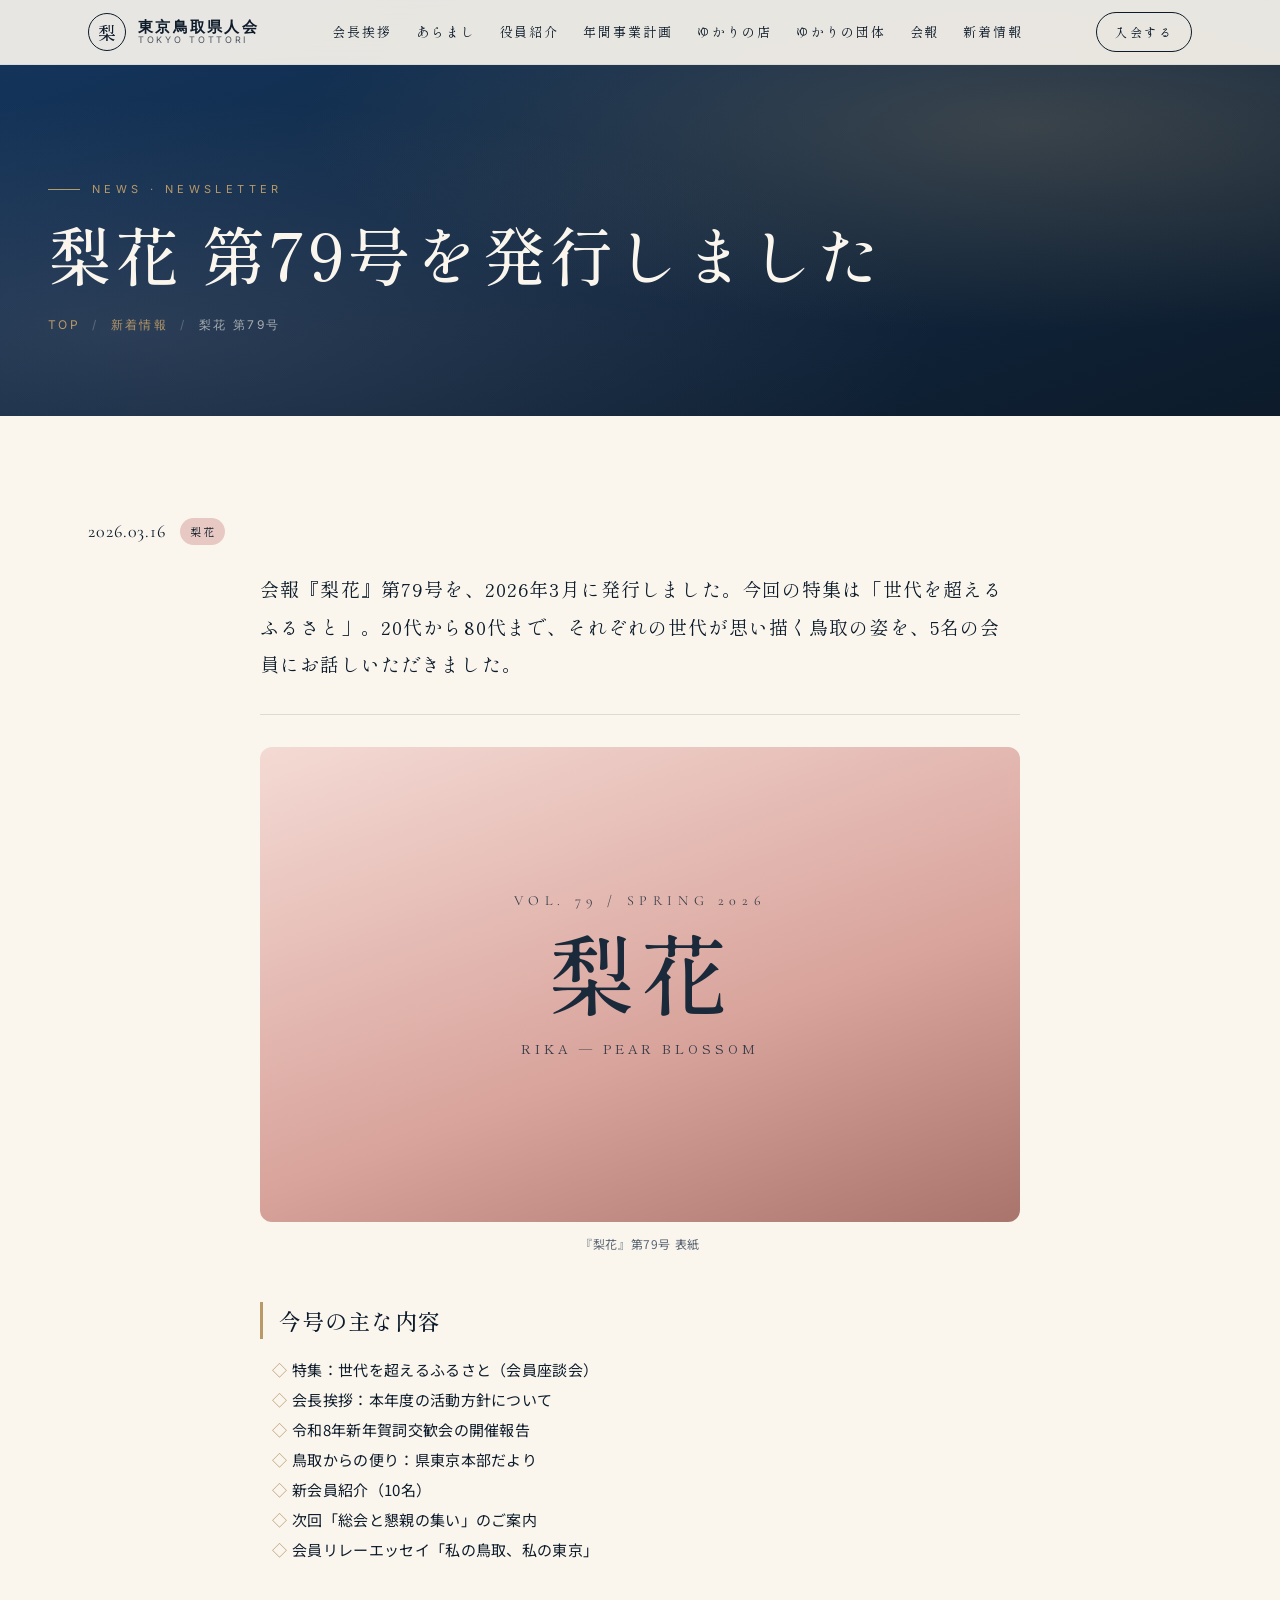
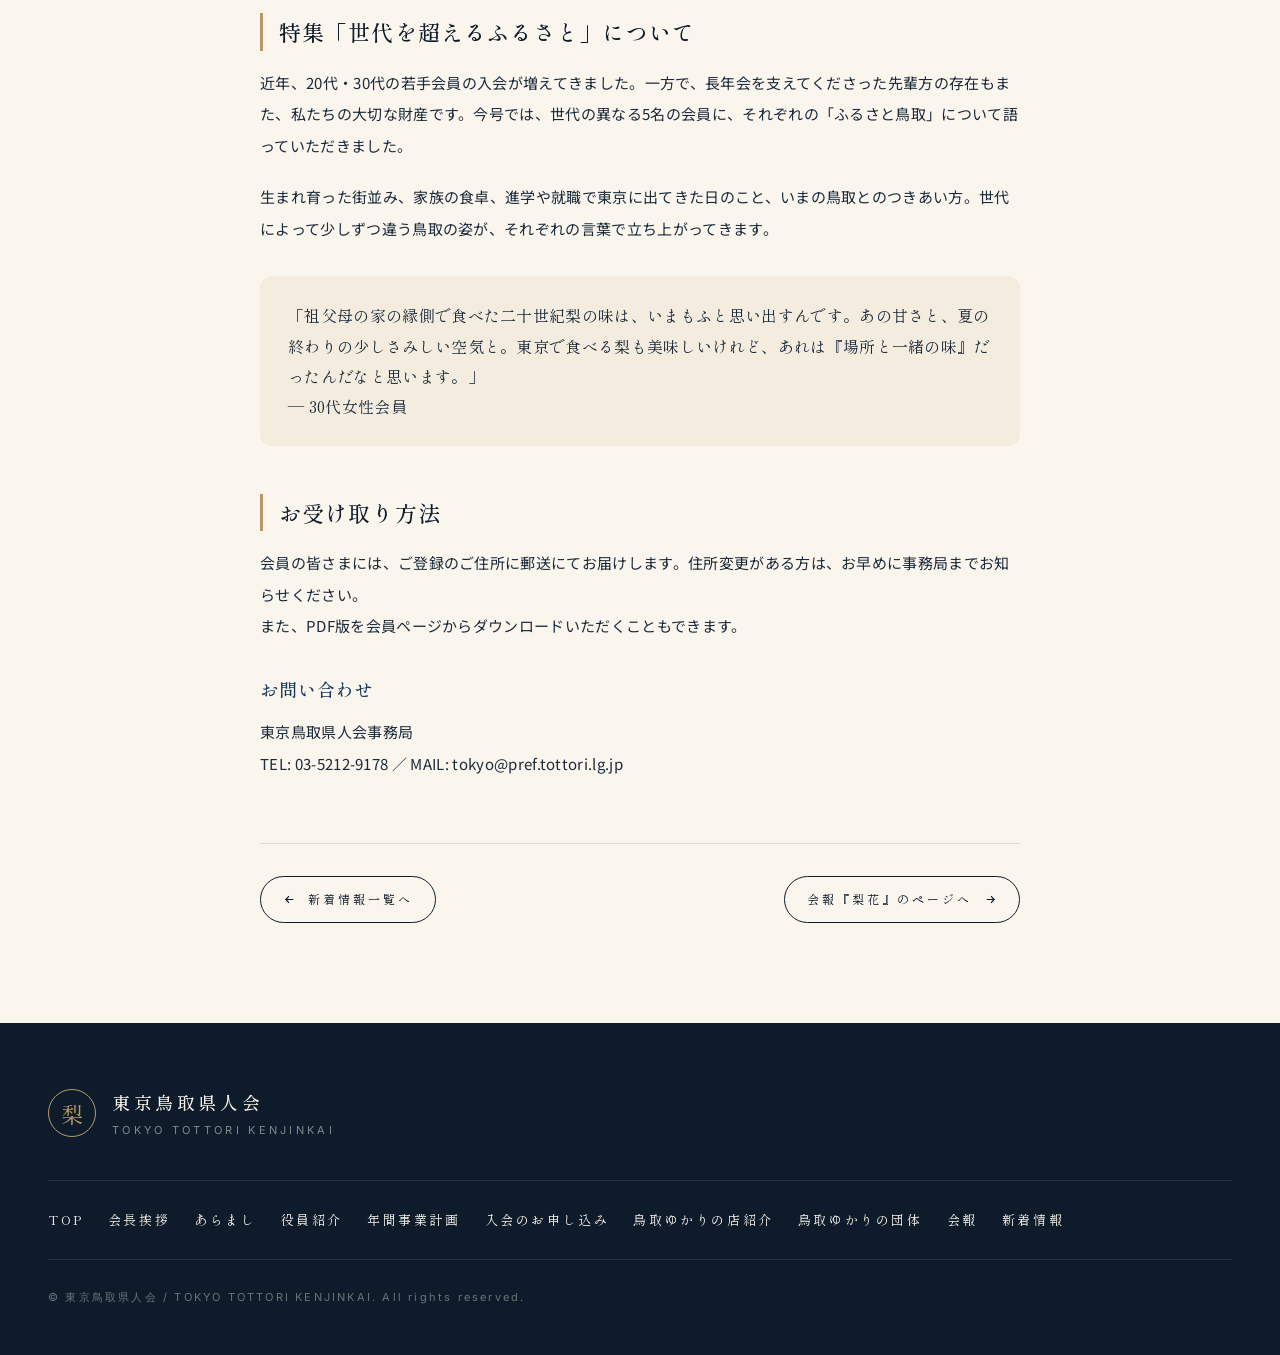
<file: news/rika-79.html>
<!DOCTYPE html>
<html lang="ja">
<head>
<meta charset="UTF-8" />
<meta name="viewport" content="width=device-width, initial-scale=1.0" />
<title>梨花 第79号を発行しました | 新着情報 | 東京鳥取県人会</title>
<meta name="description" content="東京鳥取県人会の会報『梨花』第79号を2026年3月に発行しました。特集は「世代を超えるふるさと」。会員寄稿、活動報告、次回行事のご案内を収録。" />
<meta name="robots" content="noindex, nofollow" />

<link rel="preconnect" href="https://fonts.googleapis.com" />
<link rel="preconnect" href="https://fonts.gstatic.com" crossorigin />
<link href="https://fonts.googleapis.com/css2?family=Shippori+Mincho+B1:wght@400;500;600;700;800&family=Noto+Sans+JP:wght@300;400;500;600;700&family=Cormorant+Garamond:ital,wght@0,300;0,400;0,500;0,600;1,300&family=Inter:wght@300;400;500;600&display=swap" rel="stylesheet" />
<link rel="stylesheet" href="../styles/main.css" />
</head>
<body class="is-subpage">

<div class="loader" id="loader">
  <div class="loader-inner">
    <span class="loader-jp">東京鳥取県人会</span>
    <span class="loader-en">TOKYO &middot; TOTTORI</span>
  </div>
</div>

<header class="nav is-scrolled" id="nav">
  <div class="nav-inner">
    <a href="../index.html" class="nav-logo">
      <span class="logo-mark">梨</span>
      <span class="logo-text">
        <span class="logo-jp">東京鳥取県人会</span>
        <span class="logo-en">TOKYO TOTTORI</span>
      </span>
    </a>
    <nav class="nav-links">
      <a href="../index.html#greeting">会長挨拶</a>
      <a href="../index.html#about">あらまし</a>
      <a href="../officers.html">役員紹介</a>
      <a href="../index.html#plan">年間事業計画</a>
      <a href="../shops.html">ゆかりの店</a>
      <a href="../organizations.html">ゆかりの団体</a>
      <a href="../index.html#newsletter">会報</a>
      <a href="../news.html">新着情報</a>
    </nav>
    <a href="../index.html#join" class="nav-cta">入会する</a>
    <button class="nav-toggle" id="navToggle" aria-label="メニュー">
      <span></span><span></span><span></span>
    </button>
  </div>
</header>

<div class="mobile-menu" id="mobileMenu">
  <nav>
    <a href="../index.html">TOP</a>
    <a href="../index.html#greeting">会長挨拶</a>
    <a href="../index.html#about">あらまし</a>
    <a href="../officers.html">役員紹介</a>
    <a href="../index.html#plan">年間事業計画</a>
    <a href="../shops.html">ゆかりの店</a>
    <a href="../organizations.html">ゆかりの団体</a>
    <a href="../index.html#newsletter">会報『梨花』</a>
    <a href="../news.html">新着情報</a>
    <a href="../index.html#join" class="mobile-cta">入会のお申し込み →</a>
  </nav>
</div>

<section class="page-hero">
  <div class="page-hero-inner">
    <p class="eyebrow">NEWS &middot; NEWSLETTER</p>
    <h1>梨花 第79号を発行しました</h1>
    <nav class="breadcrumb">
      <a href="../index.html">TOP</a><span>/</span><a href="../news.html">新着情報</a><span>/</span>梨花 第79号
    </nav>
  </div>
</section>

<main class="page-body">
  <article>
    <div class="article-meta">
      <time datetime="2026-03-16">2026.03.16</time>
      <span class="tag tag-rika">梨花</span>
    </div>

    <div class="article-body">
      <p class="article-lead" style="font-family: var(--f-mincho); font-size: 19px; line-height: 1.95; letter-spacing: 0.06em; color: var(--c-ink); margin-bottom: 32px; padding-bottom: 32px; border-bottom: 1px solid var(--c-line);">
        会報『梨花』第79号を、2026年3月に発行しました。今回の特集は「世代を超えるふるさと」。20代から80代まで、それぞれの世代が思い描く鳥取の姿を、5名の会員にお話しいただきました。
      </p>

      <figure>
        <div style="aspect-ratio: 16/10; background: linear-gradient(160deg, #f4dad4 0%, #d8a39b 60%, #a8746c 100%); border-radius: var(--r-lg); position: relative; display: grid; place-items: center; color: var(--c-paper);">
          <div style="text-align: center;">
            <p style="font-family: var(--f-en); font-size: 14px; letter-spacing: 0.4em; opacity: 0.85; margin-bottom: 12px;">VOL. 79 / SPRING 2026</p>
            <p style="font-family: var(--f-mincho); font-size: 88px; font-weight: 500; line-height: 1; letter-spacing: 0.05em;">梨花</p>
            <p style="font-family: var(--f-mincho); font-size: 13px; letter-spacing: 0.3em; opacity: 0.85; margin-top: 12px;">RIKA &mdash; PEAR BLOSSOM</p>
          </div>
        </div>
        <figcaption>『梨花』第79号 表紙</figcaption>
      </figure>

      <h2>今号の主な内容</h2>
      <ul>
        <li>特集：世代を超えるふるさと（会員座談会）</li>
        <li>会長挨拶：本年度の活動方針について</li>
        <li>令和8年新年賀詞交歓会の開催報告</li>
        <li>鳥取からの便り：県東京本部だより</li>
        <li>新会員紹介（10名）</li>
        <li>次回「総会と懇親の集い」のご案内</li>
        <li>会員リレーエッセイ「私の鳥取、私の東京」</li>
      </ul>

      <h2>特集「世代を超えるふるさと」について</h2>
      <p>
        近年、20代・30代の若手会員の入会が増えてきました。一方で、長年会を支えてくださった先輩方の存在もまた、私たちの大切な財産です。今号では、世代の異なる5名の会員に、それぞれの「ふるさと鳥取」について語っていただきました。
      </p>
      <p>
        生まれ育った街並み、家族の食卓、進学や就職で東京に出てきた日のこと、いまの鳥取とのつきあい方。世代によって少しずつ違う鳥取の姿が、それぞれの言葉で立ち上がってきます。
      </p>

      <blockquote>
        「祖父母の家の縁側で食べた二十世紀梨の味は、いまもふと思い出すんです。あの甘さと、夏の終わりの少しさみしい空気と。東京で食べる梨も美味しいけれど、あれは『場所と一緒の味』だったんだなと思います。」<br />
        ― 30代女性会員
      </blockquote>

      <h2>お受け取り方法</h2>
      <p>
        会員の皆さまには、ご登録のご住所に郵送にてお届けします。住所変更がある方は、お早めに事務局までお知らせください。<br />
        また、PDF版を会員ページからダウンロードいただくこともできます。
      </p>

      <h3>お問い合わせ</h3>
      <p>
        東京鳥取県人会事務局<br />
        TEL: 03-5212-9178 ／ MAIL: tokyo@pref.tottori.lg.jp
      </p>
    </div>

    <div class="article-foot">
      <a href="../news.html" class="more-link">
        <svg viewBox="0 0 24 24" width="13" height="13" fill="none" stroke="currentColor" stroke-width="2" style="transform: rotate(180deg);"><path d="M5 12h14M13 6l6 6-6 6"/></svg>
        <span>新着情報一覧へ</span>
      </a>
      <a href="../index.html#newsletter" class="more-link">
        <span>会報『梨花』のページへ</span>
        <svg viewBox="0 0 24 24" width="13" height="13" fill="none" stroke="currentColor" stroke-width="2"><path d="M5 12h14M13 6l6 6-6 6"/></svg>
      </a>
    </div>
  </article>
</main>

<footer class="footer">
  <div class="footer-inner">
    <div class="footer-brand">
      <span class="footer-mark">梨</span>
      <div>
        <p class="footer-jp">東京鳥取県人会</p>
        <p class="footer-en">TOKYO TOTTORI KENJINKAI</p>
      </div>
    </div>
    <nav class="footer-links">
      <a href="../index.html">TOP</a>
      <a href="../index.html#greeting">会長挨拶</a>
      <a href="../index.html#about">あらまし</a>
      <a href="../officers.html">役員紹介</a>
      <a href="../index.html#plan">年間事業計画</a>
      <a href="../index.html#join">入会のお申し込み</a>
      <a href="../shops.html">鳥取ゆかりの店紹介</a>
      <a href="../organizations.html">鳥取ゆかりの団体</a>
      <a href="../index.html#newsletter">会報</a>
      <a href="../news.html">新着情報</a>
    </nav>
    <p class="footer-copy">&copy; 東京鳥取県人会 / TOKYO TOTTORI KENJINKAI. All rights reserved.</p>
  </div>
</footer>

<script>
(function () {
  window.addEventListener('load', () => {
    setTimeout(() => {
      const loader = document.getElementById('loader');
      if (loader) loader.classList.add('is-hidden');
    }, 600);
  });
  const toggle = document.getElementById('navToggle');
  const menu = document.getElementById('mobileMenu');
  if (toggle && menu) {
    toggle.addEventListener('click', () => {
      const open = menu.classList.toggle('is-open');
      toggle.classList.toggle('is-open', open);
      document.body.style.overflow = open ? 'hidden' : '';
    });
    menu.querySelectorAll('a').forEach((a) =>
      a.addEventListener('click', () => {
        menu.classList.remove('is-open');
        toggle.classList.remove('is-open');
        document.body.style.overflow = '';
      })
    );
  }
})();
</script>
</body>
</html>
</file>
<file: styles/main.css>
/* =============================================================
   Tokyo Tottori Kenjinkai – Stylesheet (inlined)
   ============================================================= */
:root {
  --c-ink: #0d1b2a;
  --c-ink-2: #1b2a3a;
  --c-sub: #5a6573;
  --c-sand: #f3ecdf;
  --c-sand-2: #ebe1cd;
  --c-paper: #faf6ee;
  --c-paper-2: #ffffff;
  --c-navy: #14365e;
  --c-navy-2: #0f2942;
  --c-pear: #e8c8c2;
  --c-pear-2: #d8a39b;
  --c-gold: #b89968;
  --c-line: rgba(13, 27, 42, 0.12);
  --c-line-light: rgba(13, 27, 42, 0.06);
  --f-mincho: "Shippori Mincho B1", "Hiragino Mincho ProN", "Yu Mincho", serif;
  --f-sans: "Noto Sans JP", "Hiragino Sans", "Yu Gothic", sans-serif;
  --f-en: "Cormorant Garamond", "Inter", serif;
  --f-en-sans: "Inter", sans-serif;
  --r-md: 4px;
  --r-lg: 12px;
  --container: 1200px;
  --gutter: clamp(20px, 4vw, 48px);
  --t-fast: 0.25s cubic-bezier(0.2, 0.8, 0.2, 1);
  --t-base: 0.5s cubic-bezier(0.2, 0.8, 0.2, 1);
  --t-slow: 1s cubic-bezier(0.2, 0.8, 0.2, 1);
}
*, *::before, *::after { box-sizing: border-box; margin: 0; padding: 0; }
html { scroll-behavior: smooth; }
body {
  font-family: var(--f-sans);
  color: var(--c-ink);
  background: var(--c-paper);
  -webkit-font-smoothing: antialiased;
  -moz-osx-font-smoothing: grayscale;
  line-height: 1.7;
  letter-spacing: 0.02em;
  overflow-x: hidden;
}
img, svg, video, iframe { max-width: 100%; display: block; }
a { color: inherit; text-decoration: none; }
ul, ol { list-style: none; }
button { background: none; border: none; cursor: pointer; font: inherit; color: inherit; }
::selection { background: var(--c-pear); color: var(--c-ink); }

/* Loader */
.loader { position: fixed; inset: 0; background: var(--c-ink); z-index: 9999; display: grid; place-items: center; transition: opacity 0.8s ease, visibility 0.8s ease; }
.loader.is-hidden { opacity: 0; visibility: hidden; }
.loader-inner { text-align: center; color: var(--c-paper); }
.loader-jp { display: block; font-family: var(--f-mincho); font-size: clamp(24px, 4vw, 32px); letter-spacing: 0.4em; padding-left: 0.4em; font-weight: 500; margin-bottom: 12px; opacity: 0; animation: fadeUp 0.8s ease forwards 0.1s; }
.loader-en { display: block; font-family: var(--f-en); font-size: 14px; letter-spacing: 0.6em; padding-left: 0.6em; color: var(--c-gold); opacity: 0; animation: fadeUp 0.8s ease forwards 0.4s; }
@keyframes fadeUp { from { opacity: 0; transform: translateY(8px);} to {opacity:1; transform:none;} }

/* Nav */
.nav { position: fixed; top: 0; left: 0; right: 0; z-index: 100; padding: 18px 0; transition: background var(--t-base), padding var(--t-base), border-color var(--t-base); border-bottom: 1px solid transparent; }
.nav.is-scrolled { background: rgba(250, 246, 238, 0.92); backdrop-filter: blur(16px); -webkit-backdrop-filter: blur(16px); border-bottom-color: var(--c-line-light); padding: 12px 0; }
.nav-inner { max-width: var(--container); margin: 0 auto; padding: 0 var(--gutter); display: flex; align-items: center; justify-content: space-between; gap: 24px; }
.nav-logo { display: flex; align-items: center; gap: 12px; color: var(--c-paper); transition: color var(--t-base); }
.nav.is-scrolled .nav-logo { color: var(--c-ink); }
.logo-mark { width: 38px; height: 38px; border: 1.5px solid currentColor; border-radius: 50%; display: grid; place-items: center; font-family: var(--f-mincho); font-size: 18px; font-weight: 500; }
.logo-text { display: flex; flex-direction: column; line-height: 1.1; }
.logo-jp { font-family: var(--f-mincho); font-size: 15px; font-weight: 600; letter-spacing: 0.15em; }
.logo-en { font-family: var(--f-en-sans); font-size: 9px; letter-spacing: 0.3em; opacity: 0.7; }

.nav-links { display: flex; gap: 24px; color: var(--c-paper); transition: color var(--t-base); }
.nav.is-scrolled .nav-links { color: var(--c-ink); }
.nav-links a { position: relative; padding: 6px 0; font-family: var(--f-mincho); font-size: 13px; letter-spacing: 0.15em; }
.nav-links a::after { content: ''; position: absolute; bottom: 0; left: 50%; width: 0; height: 1px; background: currentColor; transition: width var(--t-base), left var(--t-base); }
.nav-links a:hover::after { width: 100%; left: 0; }

.nav-cta { padding: 9px 18px; border: 1px solid var(--c-paper); color: var(--c-paper); font-family: var(--f-mincho); font-size: 12px; letter-spacing: 0.2em; border-radius: 999px; transition: all var(--t-base); white-space: nowrap; }
.nav.is-scrolled .nav-cta { border-color: var(--c-ink); color: var(--c-ink); }
.nav-cta:hover { background: var(--c-paper); color: var(--c-ink); }
.nav.is-scrolled .nav-cta:hover { background: var(--c-ink); color: var(--c-paper); }

.nav-toggle { display: none; width: 40px; height: 40px; flex-direction: column; justify-content: center; align-items: center; gap: 5px; }
.nav-toggle span { display: block; width: 24px; height: 1.5px; background: var(--c-paper); transition: all var(--t-base); }
.nav.is-scrolled .nav-toggle span { background: var(--c-ink); }
.nav-toggle.is-open span:nth-child(1) { transform: translateY(6.5px) rotate(45deg); }
.nav-toggle.is-open span:nth-child(2) { opacity: 0; }
.nav-toggle.is-open span:nth-child(3) { transform: translateY(-6.5px) rotate(-45deg); }

.mobile-menu { position: fixed; inset: 0; background: var(--c-ink); color: var(--c-paper); z-index: 90; display: grid; place-items: center; opacity: 0; visibility: hidden; transition: opacity var(--t-base), visibility var(--t-base); padding: 80px var(--gutter) 40px; overflow-y: auto; }
.mobile-menu.is-open { opacity: 1; visibility: visible; }
.mobile-menu nav { display: flex; flex-direction: column; gap: 18px; text-align: center; }
.mobile-menu nav a { font-family: var(--f-mincho); font-size: 22px; letter-spacing: 0.2em; }
.mobile-menu .mobile-cta { margin-top: 12px; font-size: 16px; color: var(--c-gold); }

/* Sidebar */
.sidebar {
  position: fixed;
  top: 0; left: 0; bottom: 0;
  width: 240px;
  z-index: 99;
  background: rgba(250, 246, 238, 0.94);
  backdrop-filter: blur(20px);
  -webkit-backdrop-filter: blur(20px);
  border-right: 1px solid var(--c-line);
  padding: 32px 28px;
  display: flex;
  flex-direction: column;
  gap: 28px;
  transform: translateX(-100%);
  opacity: 0;
  visibility: hidden;
  transition: transform 0.7s cubic-bezier(0.2, 0.8, 0.2, 1),
              opacity 0.6s ease,
              visibility 0.6s ease;
}
body.is-sidebar-active .sidebar {
  transform: translateX(0);
  opacity: 1;
  visibility: visible;
}
.sidebar-logo { display: flex; align-items: center; gap: 12px; color: var(--c-ink); padding-bottom: 24px; border-bottom: 1px solid var(--c-line); }
.sidebar-logo .logo-mark { width: 36px; height: 36px; font-size: 18px; }
.sidebar-logo .logo-jp { font-family: var(--f-mincho); font-size: 14px; font-weight: 600; letter-spacing: 0.18em; line-height: 1.3; }
.sidebar-logo .logo-en { font-family: var(--f-en-sans); font-size: 9px; letter-spacing: 0.3em; opacity: 0.6; margin-top: 2px; }

.sidebar-nav { display: flex; flex-direction: column; gap: 2px; flex: 1; overflow-y: auto; }
.sidebar-nav a {
  position: relative;
  display: grid;
  grid-template-columns: 28px 1fr;
  align-items: center;
  gap: 12px;
  padding: 12px 8px;
  border-radius: var(--r-md);
  transition: background var(--t-fast), color var(--t-fast), padding-left var(--t-fast);
}
.sidebar-nav a::before {
  content: '';
  position: absolute;
  left: -28px;
  top: 50%;
  width: 20px;
  height: 1px;
  background: var(--c-gold);
  transform: scaleX(0);
  transform-origin: right;
  transition: transform var(--t-fast);
}
.sidebar-nav a:hover { background: rgba(184, 153, 104, 0.1); padding-left: 14px; }
.sidebar-nav a:hover::before { transform: scaleX(1); }
.sidebar-nav .num { font-family: var(--f-en); font-size: 13px; color: var(--c-gold); letter-spacing: 0.05em; }
.sidebar-nav .lbl { font-family: var(--f-mincho); font-size: 14px; letter-spacing: 0.15em; }

.sidebar-foot { padding-top: 20px; border-top: 1px solid var(--c-line); display: flex; flex-direction: column; gap: 14px; }
.sidebar-cta {
  display: inline-flex;
  align-items: center;
  justify-content: center;
  gap: 8px;
  padding: 14px 20px;
  background: var(--c-ink);
  color: var(--c-paper);
  border-radius: 999px;
  font-family: var(--f-mincho);
  font-size: 13px;
  letter-spacing: 0.25em;
  transition: all var(--t-base);
}
.sidebar-cta:hover { background: var(--c-gold); color: var(--c-ink); }
.sidebar-cta svg { transition: transform var(--t-base); }
.sidebar-cta:hover svg { transform: translateX(3px); }
.sidebar-tel { display: flex; flex-direction: column; gap: 2px; align-items: center; }
.sidebar-tel span { font-family: var(--f-mincho); font-size: 10px; letter-spacing: 0.3em; color: var(--c-sub); }
.sidebar-tel a { font-family: var(--f-en); font-size: 18px; color: var(--c-ink); letter-spacing: 0.05em; }
.sidebar-tel a:hover { color: var(--c-navy); }

/* Hide top nav when sidebar active, push content right (desktop) */
body.is-sidebar-active .nav { transform: translateY(-110%); opacity: 0; visibility: hidden; }
.nav { transition: background var(--t-base), padding var(--t-base), border-color var(--t-base), transform 0.5s ease, opacity 0.5s ease; }

@media (min-width: 961px) {
  body.is-sidebar-active .marquee,
  body.is-sidebar-active .section,
  body.is-sidebar-active .join,
  body.is-sidebar-active .footer {
    padding-left: calc(var(--gutter) + 240px);
    transition: padding-left 0.7s cubic-bezier(0.2, 0.8, 0.2, 1);
  }
  body.is-sidebar-active .marquee-track { padding-left: 0; }
  .marquee, .section, .join, .footer {
    transition: padding-left 0.7s cubic-bezier(0.2, 0.8, 0.2, 1);
  }
}

/* Hero */
.hero {
  position: relative;
  min-height: 100vh;   /* Fallback for older browsers */
  min-height: 100svh;  /* Stable viewport height (mobile browser UI対策) */
  min-height: 100dvh;  /* Dynamic viewport height */
  display: flex;
  flex-direction: column;
  justify-content: center;
  padding: 120px var(--gutter) 80px;
  color: var(--c-paper);
  overflow: hidden;
}
.hero-bg { position: absolute; inset: 0; z-index: 0; background: #0d1b2a; }
.hero-slide {
  position: absolute; inset: 0;
  background-size: cover;
  background-position: center;
  opacity: 0;
  transform: scale(1.06);
  transition: opacity 2s ease-in-out, transform 8s ease-out;
  will-change: opacity, transform;
}
.hero-slide.is-active {
  opacity: 1;
  transform: scale(1);
  transition: opacity 2s ease-in-out, transform 12s ease-out;
}
.hero-slide[data-season="spring"] { background-color: #f4dad4; }
.hero-slide[data-season="summer"] { background-color: #14365e; }
.hero-slide[data-season="autumn"] { background-color: #8b4a2a; }
.hero-slide[data-season="winter"] { background-color: #1b2a3a; }

.hero-overlay {
  position: absolute; inset: 0;
  background:
    radial-gradient(ellipse at 70% 20%, rgba(184, 153, 104, 0.18) 0%, transparent 55%),
    linear-gradient(180deg, rgba(13, 27, 42, 0.35) 0%, rgba(13, 27, 42, 0.55) 60%, rgba(13, 27, 42, 0.78) 100%),
    linear-gradient(120deg, rgba(15, 41, 66, 0.55) 0%, rgba(13, 27, 42, 0.25) 60%, transparent 100%);
}
.hero-pattern { position: absolute; inset: 0; background-image: url("data:image/svg+xml;utf8,<svg xmlns='http://www.w3.org/2000/svg' width='100' height='100' viewBox='0 0 100 100'><circle cx='50' cy='50' r='1' fill='%23faf6ee' opacity='0.14'/></svg>"); background-size: 24px 24px; opacity: 0.25; mix-blend-mode: overlay; animation: drift 60s linear infinite; pointer-events: none; }
@keyframes drift { from { background-position: 0 0; } to { background-position: 1000px 1000px; } }

/* Season indicator */
.season-indicator {
  position: absolute;
  top: 50%;
  left: var(--gutter);
  transform: translateY(-50%);
  z-index: 2;
  display: flex;
  flex-direction: column;
  align-items: flex-start;
  gap: 14px;
  color: var(--c-paper);
  pointer-events: none;
  opacity: 0;
  animation: fadeUp 1s ease forwards 1.2s;
}
.season-indicator .season-line {
  width: 1px;
  height: 56px;
  background: linear-gradient(to bottom, transparent, var(--c-gold), transparent);
}
.season-indicator .season-jp {
  font-family: var(--f-mincho);
  font-size: 28px;
  font-weight: 500;
  letter-spacing: 0.3em;
  color: var(--c-gold);
  writing-mode: vertical-rl;
  transition: opacity 0.6s ease, transform 0.6s ease;
}
.season-indicator .season-en {
  font-family: var(--f-en-sans);
  font-size: 10px;
  letter-spacing: 0.5em;
  color: rgba(250, 246, 238, 0.7);
  writing-mode: vertical-rl;
  transition: opacity 0.6s ease, transform 0.6s ease;
}
.season-indicator.is-changing .season-jp,
.season-indicator.is-changing .season-en {
  opacity: 0;
  transform: translateY(8px);
}

@media (max-width: 960px) {
  .season-indicator { left: auto; right: var(--gutter); top: 110px; transform: none; }
  .season-indicator .season-line { height: 32px; }
  .season-indicator .season-jp { font-size: 20px; }
}

.hero-content { position: relative; z-index: 2; max-width: var(--container); width: 100%; margin: 0 auto; }
.hero-eyebrow { display: flex; align-items: center; gap: 16px; font-family: var(--f-en-sans); font-size: 12px; letter-spacing: 0.4em; color: var(--c-gold); margin-bottom: 32px; text-transform: uppercase; }
.hero-eyebrow .line { display: block; width: 40px; height: 1px; background: var(--c-gold); }
.hero-title { font-family: var(--f-mincho); font-weight: 500; font-size: clamp(42px, 8vw, 110px); line-height: 1.05; letter-spacing: 0.05em; margin-bottom: 36px; }
.hero-line { display: block; overflow: hidden; }
.hero-line span { display: inline-block; transform: translateY(110%); animation: heroReveal 1.2s cubic-bezier(0.2, 0.8, 0.2, 1) forwards; }
.hero-line:nth-child(1) span { animation-delay: 0.5s; }
.hero-line:nth-child(2) span { animation-delay: 0.7s; }
@keyframes heroReveal { to { transform: translateY(0); } }
.hero-sub { max-width: 560px; font-size: 15px; line-height: 2; color: rgba(250, 246, 238, 0.78); margin-bottom: 48px; opacity: 0; animation: fadeUp 1s ease forwards 1.2s; }
.hero-actions { display: flex; gap: 16px; flex-wrap: wrap; opacity: 0; animation: fadeUp 1s ease forwards 1.4s; }

.btn { display: inline-flex; align-items: center; gap: 10px; padding: 17px 30px; font-family: var(--f-mincho); font-size: 14px; letter-spacing: 0.2em; border-radius: 999px; transition: all var(--t-base); cursor: pointer; white-space: nowrap; }
.btn svg { transition: transform var(--t-base); }
.btn:hover svg { transform: translateX(4px); }
.btn-primary { background: var(--c-gold); color: var(--c-ink); border: 1px solid var(--c-gold); }
.btn-primary:hover { background: var(--c-paper); border-color: var(--c-paper); }
.btn-ghost { background: transparent; color: var(--c-paper); border: 1px solid rgba(250, 246, 238, 0.4); }
.btn-ghost:hover { background: rgba(250, 246, 238, 0.08); border-color: var(--c-paper); }
.btn-light.btn-primary { background: var(--c-paper); color: var(--c-ink); border-color: var(--c-paper); }
.btn-light.btn-primary:hover { background: var(--c-gold); border-color: var(--c-gold); }
.btn-light.btn-ghost { color: var(--c-paper); border-color: rgba(250, 246, 238, 0.4); }
.btn-dark { background: var(--c-ink); color: var(--c-paper); border: 1px solid var(--c-ink); }
.btn-dark:hover { background: var(--c-gold); border-color: var(--c-gold); color: var(--c-ink); }
.btn-outline { background: transparent; color: var(--c-ink); border: 1px solid var(--c-ink); }
.btn-outline:hover { background: var(--c-ink); color: var(--c-paper); }

.hero-meta { position: relative; z-index: 2; max-width: var(--container); width: 100%; margin: 80px auto 0; display: flex; gap: clamp(32px, 8vw, 96px); border-top: 1px solid rgba(250, 246, 238, 0.18); padding-top: 32px; opacity: 0; animation: fadeUp 1s ease forwards 1.6s; }
.hero-meta div { display: grid; grid-template-columns: auto auto; column-gap: 6px; row-gap: 4px; align-items: baseline; }
.hero-meta .num { font-family: var(--f-en); font-size: clamp(36px, 5vw, 56px); font-weight: 500; line-height: 1; color: var(--c-paper); grid-row: 1; }
.hero-meta .unit { font-family: var(--f-mincho); font-size: clamp(14px, 1.4vw, 18px); color: var(--c-gold); letter-spacing: 0.1em; grid-row: 1; }
.hero-meta .lbl { font-family: var(--f-mincho); font-size: 12px; letter-spacing: 0.3em; color: rgba(250, 246, 238, 0.6); grid-row: 2; grid-column: 1 / -1; }

.hero-scroll { position: absolute; bottom: 40px; right: var(--gutter); z-index: 2; display: flex; flex-direction: column; align-items: center; gap: 12px; font-family: var(--f-en-sans); font-size: 11px; letter-spacing: 0.4em; color: rgba(250, 246, 238, 0.6); writing-mode: vertical-rl; }
.hero-scroll .scroll-line { width: 1px; height: 60px; background: rgba(250, 246, 238, 0.4); position: relative; overflow: hidden; }
.hero-scroll .scroll-line::after { content: ''; position: absolute; top: -60px; left: 0; width: 100%; height: 60px; background: var(--c-gold); animation: scrollLine 2s ease-in-out infinite; }
@keyframes scrollLine { 0% { top: -60px; } 100% { top: 60px; } }

/* Marquee */
.marquee { background: var(--c-ink); color: var(--c-sand); padding: 22px 0; overflow: hidden; border-top: 1px solid rgba(250, 246, 238, 0.08); border-bottom: 1px solid rgba(250, 246, 238, 0.08); }
.marquee-track { display: flex; gap: 32px; white-space: nowrap; font-family: var(--f-mincho); font-size: 18px; letter-spacing: 0.3em; animation: marquee 40s linear infinite; }
.marquee-track span:nth-child(odd) { color: var(--c-gold); }
@keyframes marquee { from { transform: translateX(0); } to { transform: translateX(-50%); } }

/* Section common */
.section { max-width: var(--container); margin: 0 auto; padding: clamp(80px, 12vw, 140px) var(--gutter); }
.section-bleed { max-width: none; padding-left: 0; padding-right: 0; }
.section-bleed-inner { max-width: var(--container); margin: 0 auto; padding: 0 var(--gutter); }
.section-head { margin-bottom: 56px; }
.eyebrow { font-family: var(--f-en-sans); font-size: 11px; letter-spacing: 0.4em; color: var(--c-gold); margin-bottom: 16px; display: flex; align-items: center; gap: 12px; text-transform: uppercase; }
.eyebrow::before { content: ''; display: block; width: 32px; height: 1px; background: var(--c-gold); }
.eyebrow-light { color: var(--c-pear); }
.eyebrow-light::before { background: var(--c-pear); }
.section-title { font-family: var(--f-mincho); font-weight: 500; font-size: clamp(32px, 5vw, 56px); line-height: 1.25; letter-spacing: 0.05em; }
.section-lead { margin-top: 20px; max-width: 580px; font-size: 15px; line-height: 2; color: var(--c-sub); }

/* Greeting (会長挨拶) */
.greeting { background: var(--c-paper); }
.greeting-grid { display: grid; grid-template-columns: 0.9fr 1.4fr; gap: clamp(40px, 6vw, 80px); align-items: center; }
.greeting-portrait { position: relative; aspect-ratio: 3/4; border-radius: var(--r-lg); overflow: hidden; background: linear-gradient(160deg, #5b7896 0%, #2c4a6b 50%, #14365e 100%); box-shadow: 0 30px 60px -20px rgba(13, 27, 42, 0.25); }
.greeting-portrait::after { content: '会長'; position: absolute; bottom: 16px; left: 16px; background: rgba(13, 27, 42, 0.7); backdrop-filter: blur(8px); color: var(--c-paper); padding: 6px 14px; font-family: var(--f-mincho); font-size: 11px; letter-spacing: 0.2em; border-radius: 999px; }
.greeting-portrait .ph-mark { position: absolute; inset: 0; display: grid; place-items: center; font-family: var(--f-mincho); font-size: 80px; color: rgba(250, 246, 238, 0.18); }
.greeting-text h3 { font-family: var(--f-mincho); font-size: clamp(24px, 3vw, 32px); line-height: 1.7; letter-spacing: 0.08em; font-weight: 500; margin-bottom: 32px; }
.greeting-text p { font-size: 15px; line-height: 2.1; margin-bottom: 20px; color: var(--c-ink-2); }
.greeting-sign { display: flex; align-items: center; gap: 16px; margin-top: 32px; padding-top: 24px; border-top: 1px solid var(--c-line); }
.greeting-sign .role { font-family: var(--f-mincho); font-size: 12px; letter-spacing: 0.25em; color: var(--c-sub); }
.greeting-sign .name { font-family: var(--f-mincho); font-size: 20px; font-weight: 500; letter-spacing: 0.15em; }

/* About (あらまし) */
.about { background: var(--c-sand); }
.about-grid { display: grid; grid-template-columns: 1fr 1fr; gap: clamp(32px, 6vw, 80px); align-items: start; }
.about-text p { font-size: 15px; line-height: 2.1; margin-bottom: 22px; color: var(--c-ink-2); }
.about-text p em { font-style: normal; background: linear-gradient(transparent 60%, var(--c-pear) 60%); padding: 0 4px; font-weight: 500; }
.about-points { margin-top: 36px; border-top: 1px solid var(--c-line); }
.about-points li { display: flex; gap: 24px; padding: 22px 0; border-bottom: 1px solid var(--c-line); align-items: baseline; }
.about-points span { font-family: var(--f-en); font-size: 24px; color: var(--c-gold); font-weight: 500; min-width: 32px; }
.about-points b { display: block; font-family: var(--f-mincho); font-weight: 500; font-size: 16px; margin-bottom: 4px; }
.about-points div { font-size: 14px; color: var(--c-sub); }

.about-stats { background: var(--c-paper-2); padding: 40px; border-radius: var(--r-lg); box-shadow: 0 30px 60px -20px rgba(13, 27, 42, 0.1); }
.about-stats h4 { font-family: var(--f-mincho); font-size: 14px; letter-spacing: 0.25em; color: var(--c-sub); margin-bottom: 24px; }
.about-stats dl { border-top: 1px solid var(--c-line); }
.about-stats dl > div { display: grid; grid-template-columns: 1fr 1.6fr; padding: 14px 0; border-bottom: 1px solid var(--c-line); align-items: baseline; gap: 16px; }
.about-stats dt { font-family: var(--f-mincho); font-size: 13px; letter-spacing: 0.2em; color: var(--c-sub); }
.about-stats dd { font-size: 14px; line-height: 1.7; }
.about-stats dd strong { font-family: var(--f-en); font-size: 22px; color: var(--c-navy); margin-right: 6px; font-weight: 500; }

/* Officers (役員紹介) */
.officers { background: var(--c-paper); }
.officers-grid { display: grid; grid-template-columns: repeat(4, 1fr); gap: 20px; }
.officer-card { background: var(--c-paper-2); border: 1px solid var(--c-line); border-radius: var(--r-lg); overflow: hidden; transition: all var(--t-base); }
.officer-card:hover { transform: translateY(-4px); border-color: var(--c-gold); box-shadow: 0 20px 40px -15px rgba(13, 27, 42, 0.15); }
.officer-photo { aspect-ratio: 1/1; background: linear-gradient(160deg, #ebe1cd 0%, #c9a978 100%); position: relative; display: grid; place-items: center; }
.officer-photo .ph { font-family: var(--f-mincho); font-size: 64px; color: rgba(13, 27, 42, 0.2); }
.officer-card.lead .officer-photo { background: linear-gradient(160deg, #5b7896 0%, #14365e 100%); }
.officer-card.lead .officer-photo .ph { color: rgba(250, 246, 238, 0.3); }
.officer-info { padding: 20px; }
.officer-role { font-family: var(--f-mincho); font-size: 11px; letter-spacing: 0.3em; color: var(--c-gold); margin-bottom: 8px; }
.officer-name { font-family: var(--f-mincho); font-size: 18px; font-weight: 500; letter-spacing: 0.1em; margin-bottom: 4px; }
.officer-meta { font-size: 12px; color: var(--c-sub); letter-spacing: 0.05em; }

/* Annual Plan (年間事業計画) */
.plan-section { background: var(--c-sand); }
.timeline { display: grid; gap: 16px; }
.timeline-row { display: grid; grid-template-columns: 80px 1fr 200px 140px; gap: 24px; padding: 24px 28px; background: var(--c-paper-2); border-radius: var(--r-lg); align-items: center; transition: all var(--t-base); border: 1px solid transparent; }
.timeline-row:hover { transform: translateX(4px); border-color: var(--c-gold); box-shadow: 0 20px 40px -15px rgba(13, 27, 42, 0.15); }
.timeline-month { font-family: var(--f-en); font-size: 32px; font-weight: 500; color: var(--c-navy); line-height: 1; }
.timeline-month small { display: block; font-family: var(--f-mincho); font-size: 11px; letter-spacing: 0.3em; color: var(--c-sub); margin-top: 4px; font-weight: 400; }
.timeline-event { font-family: var(--f-mincho); font-size: 17px; font-weight: 500; letter-spacing: 0.05em; }
.timeline-event small { display: block; font-family: var(--f-sans); font-size: 13px; color: var(--c-sub); margin-top: 4px; font-weight: 400; letter-spacing: 0.02em; }
.timeline-place { font-size: 13px; color: var(--c-sub); letter-spacing: 0.05em; }
.timeline-status { padding: 6px 14px; border-radius: 999px; font-family: var(--f-mincho); font-size: 11px; letter-spacing: 0.2em; text-align: center; }
.status-confirmed { background: var(--c-pear); color: var(--c-ink); }
.status-tbd { background: var(--c-sand-2); color: var(--c-ink-2); }
.status-done { background: var(--c-line); color: var(--c-sub); }

/* Shops (鳥取ゆかりの店紹介) */
.shops { background: var(--c-paper); }
.shop-grid { display: grid; grid-template-columns: repeat(3, 1fr); gap: 24px; }
.shop-card { background: var(--c-paper-2); border-radius: var(--r-lg); overflow: hidden; border: 1px solid var(--c-line); transition: all var(--t-base); }
.shop-card:hover { transform: translateY(-4px); border-color: var(--c-pear-2); box-shadow: 0 20px 40px -15px rgba(13, 27, 42, 0.15); }
.shop-image { aspect-ratio: 16/10; position: relative; }
.shop-image[data-c="0"] { background: linear-gradient(135deg, #14365e 0%, #5b7896 100%); }
.shop-image[data-c="1"] { background: linear-gradient(135deg, #b89968 0%, #ebe1cd 100%); }
.shop-image[data-c="2"] { background: linear-gradient(135deg, #d8a39b 0%, #f4dad4 100%); }
.shop-image[data-c="3"] { background: linear-gradient(135deg, #2c4a6b 0%, #b89968 100%); }
.shop-image[data-c="4"] { background: linear-gradient(135deg, #8b6f4a 0%, #f3ecdf 100%); }
.shop-image[data-c="5"] { background: linear-gradient(135deg, #5e4528 0%, #c9a978 100%); }
.shop-image .shop-mark { position: absolute; inset: 0; display: grid; place-items: center; font-family: var(--f-mincho); font-size: 56px; color: rgba(250, 246, 238, 0.4); }
.shop-info { padding: 24px; }
.shop-cat { font-family: var(--f-mincho); font-size: 11px; letter-spacing: 0.3em; color: var(--c-gold); margin-bottom: 8px; }
.shop-name { font-family: var(--f-mincho); font-size: 19px; font-weight: 500; letter-spacing: 0.08em; margin-bottom: 8px; }
.shop-desc { font-size: 13px; color: var(--c-sub); line-height: 1.8; margin-bottom: 16px; }
.shop-meta { font-size: 12px; color: var(--c-sub); display: flex; gap: 14px; padding-top: 14px; border-top: 1px solid var(--c-line); }
.shop-meta b { font-family: var(--f-mincho); font-weight: 500; color: var(--c-ink); margin-right: 4px; }

/* Organizations (鳥取ゆかりの団体) */
.organizations { background: var(--c-sand); }
.org-list { display: flex; flex-direction: column; gap: 16px; }
.org-card {
  display: grid;
  grid-template-columns: 88px 1fr;
  gap: 24px;
  align-items: center;
  padding: 28px 32px;
  background: var(--c-paper-2);
  border: 1px solid var(--c-line);
  border-radius: var(--r-lg);
  transition: all var(--t-base);
}
.org-card:hover { transform: translateY(-2px); border-color: var(--c-pear-2); box-shadow: 0 16px 32px -18px rgba(13, 27, 42, 0.12); }
.org-mark {
  width: 88px;
  height: 88px;
  border-radius: 50%;
  display: grid;
  place-items: center;
  font-family: var(--f-mincho);
  font-size: 32px;
  color: rgba(250, 246, 238, 0.85);
  flex-shrink: 0;
}
.org-mark[data-c="0"] { background: linear-gradient(135deg, #14365e 0%, #5b7896 100%); }
.org-mark[data-c="1"] { background: linear-gradient(135deg, #2c4a6b 0%, #8ba4bc 100%); }
.org-mark[data-c="2"] { background: linear-gradient(135deg, #5e4528 0%, #c9a978 100%); }
.org-mark[data-c="3"] { background: linear-gradient(135deg, #b89968 0%, #ebe1cd 100%); color: var(--c-ink); }
.org-mark[data-c="4"] { background: linear-gradient(135deg, #d8a39b 0%, #f4dad4 100%); color: var(--c-ink); }
.org-name { font-family: var(--f-mincho); font-size: clamp(20px, 2.5vw, 24px); font-weight: 500; letter-spacing: 0.08em; margin-bottom: 6px; }
.org-full { font-size: 14px; color: var(--c-sub); line-height: 1.8; margin-bottom: 14px; }
.org-link {
  display: inline-flex;
  align-items: center;
  gap: 8px;
  font-family: var(--f-mincho);
  font-size: 13px;
  letter-spacing: 0.15em;
  color: var(--c-navy);
  border-bottom: 1px solid currentColor;
  padding-bottom: 2px;
  transition: color var(--t-fast);
}
.org-link:hover { color: var(--c-gold); }

/* Newsletter (会報) */
.newsletter { background: var(--c-sand); }
.rika-grid { display: grid; grid-template-columns: 1.2fr 1fr; gap: clamp(32px, 6vw, 64px); align-items: center; }
.rika-cover { aspect-ratio: 3/4; max-width: 400px; margin: 0 auto; background: linear-gradient(160deg, #f4dad4 0%, #d8a39b 60%, #a8746c 100%); border-radius: var(--r-lg); position: relative; overflow: hidden; box-shadow: 0 40px 80px -30px rgba(13, 27, 42, 0.3); display: flex; flex-direction: column; justify-content: space-between; padding: 40px 32px; color: var(--c-paper); }
.rika-cover::before { content: ''; position: absolute; inset: 0; background: radial-gradient(circle at 30% 30%, rgba(255,255,255,0.4) 0%, transparent 30%), radial-gradient(circle at 70% 70%, rgba(255,255,255,0.3) 0%, transparent 25%); }
.rika-cover .rika-num { position: relative; font-family: var(--f-en); font-size: 14px; letter-spacing: 0.4em; opacity: 0.85; }
.rika-cover .rika-title { position: relative; font-family: var(--f-mincho); font-size: 96px; font-weight: 500; line-height: 1; letter-spacing: 0.05em; }
.rika-cover .rika-sub { position: relative; font-family: var(--f-mincho); font-size: 13px; letter-spacing: 0.3em; opacity: 0.85; }
.rika-text h3 { font-family: var(--f-mincho); font-size: clamp(24px, 3vw, 32px); line-height: 1.6; font-weight: 500; letter-spacing: 0.05em; margin-bottom: 20px; }
.rika-text p { font-size: 15px; line-height: 2; margin-bottom: 20px; color: var(--c-ink-2); }
.rika-archive { margin-top: 32px; }
.rika-archive-title { font-family: var(--f-mincho); font-size: 12px; letter-spacing: 0.25em; color: var(--c-sub); margin-bottom: 16px; }
.rika-issues { display: grid; grid-template-columns: repeat(4, 1fr); gap: 12px; }
.rika-issue { padding: 14px; background: var(--c-paper-2); border: 1px solid var(--c-line); border-radius: var(--r-md); text-align: center; transition: all var(--t-base); }
.rika-issue:hover { border-color: var(--c-pear-2); transform: translateY(-2px); }
.rika-issue .num { display: block; font-family: var(--f-en); font-size: 20px; color: var(--c-navy); }
.rika-issue .date { display: block; font-size: 10px; color: var(--c-sub); letter-spacing: 0.05em; margin-top: 4px; font-family: var(--f-en-sans); }

/* News */
.news { background: var(--c-paper); }
.news .section-head { display: flex; justify-content: space-between; align-items: end; gap: 32px; flex-wrap: wrap; }
.news-list { border-top: 1px solid var(--c-line); }
.news-list li { display: grid; grid-template-columns: 140px 100px 1fr; gap: 24px; align-items: center; padding: 22px 0; border-bottom: 1px solid var(--c-line); transition: background var(--t-fast); }
.news-list li:hover { background: var(--c-sand); margin: 0 -16px; padding: 22px 16px; border-radius: var(--r-md); }
.news-list time { font-family: var(--f-en); font-size: 18px; color: var(--c-ink); font-weight: 400; }
.tag { display: inline-block; padding: 4px 10px; border-radius: 999px; font-size: 11px; letter-spacing: 0.15em; font-family: var(--f-mincho); text-align: center; width: fit-content; }
.tag-rika { background: var(--c-pear); color: var(--c-ink); }
.tag-event { background: var(--c-navy-2); color: var(--c-paper); }
.tag-info { background: var(--c-sand-2); color: var(--c-ink); }
.news-list a { font-size: 15px; font-weight: 500; transition: color var(--t-fast); }
.news-list li:hover a { color: var(--c-navy); }
.news-more { display: inline-block; margin-top: 32px; font-family: var(--f-mincho); font-size: 14px; letter-spacing: 0.15em; color: var(--c-navy); border-bottom: 1px solid currentColor; padding-bottom: 4px; transition: color var(--t-fast); }
.news-more:hover { color: var(--c-gold); }

/* Join (入会のお申し込み) */
.join { background: radial-gradient(ellipse at 80% 20%, rgba(184, 153, 104, 0.3) 0%, transparent 50%), linear-gradient(160deg, #14365e 0%, #0d1b2a 100%); color: var(--c-paper); padding: clamp(80px, 12vw, 140px) var(--gutter); position: relative; overflow: hidden; }
.join::before { content: '梨'; position: absolute; font-family: var(--f-mincho); font-size: 600px; color: rgba(250, 246, 238, 0.04); top: -100px; right: -100px; line-height: 1; pointer-events: none; }
.join-inner { position: relative; max-width: var(--container); margin: 0 auto; }
.join-title { font-family: var(--f-mincho); font-weight: 500; font-size: clamp(32px, 5vw, 56px); line-height: 1.25; letter-spacing: 0.05em; margin: 16px 0 28px; }
.join-text { max-width: 580px; font-size: 15px; line-height: 2; color: rgba(250, 246, 238, 0.78); margin-bottom: 40px; }

.plans { display: grid; grid-template-columns: repeat(3, 1fr); gap: 20px; margin-bottom: 56px; }
.plan { position: relative; padding: 36px 28px; border: 1px solid rgba(250, 246, 238, 0.18); border-radius: var(--r-lg); background: rgba(250, 246, 238, 0.04); backdrop-filter: blur(10px); transition: all var(--t-base); }
.plan:hover { transform: translateY(-4px); border-color: var(--c-gold); }
.plan-featured { background: var(--c-paper); color: var(--c-ink); border-color: var(--c-paper); }
.plan-badge { position: absolute; top: -12px; left: 50%; transform: translateX(-50%); background: var(--c-gold); color: var(--c-ink); padding: 5px 14px; border-radius: 999px; font-family: var(--f-mincho); font-size: 11px; letter-spacing: 0.25em; }
.plan-name { font-family: var(--f-mincho); font-size: 16px; letter-spacing: 0.2em; font-weight: 500; margin-bottom: 12px; }
.plan-price { font-family: var(--f-en); font-size: 48px; font-weight: 400; line-height: 1; margin-bottom: 24px; display: flex; align-items: baseline; gap: 4px; flex-wrap: wrap; }
.plan-price .yen { font-size: 22px; }
.plan-price .per { font-family: var(--f-mincho); font-size: 12px; color: rgba(250, 246, 238, 0.6); margin-left: 8px; letter-spacing: 0.15em; }
.plan-featured .plan-price .per { color: var(--c-sub); }
.plan ul { display: flex; flex-direction: column; gap: 10px; }
.plan ul li { position: relative; padding-left: 22px; font-size: 13px; line-height: 1.7; }
.plan ul li::before { content: ''; position: absolute; left: 0; top: 10px; width: 12px; height: 1px; background: var(--c-gold); }

.join-actions { display: flex; gap: 16px; flex-wrap: wrap; margin-bottom: 56px; }
.join-bank { border-top: 1px solid rgba(250, 246, 238, 0.18); padding-top: 32px; }
.bank-title { font-family: var(--f-mincho); font-size: 13px; letter-spacing: 0.2em; color: var(--c-gold); margin-bottom: 20px; }
.bank-grid { display: grid; grid-template-columns: repeat(2, 1fr); gap: 32px; margin-bottom: 16px; }
.bank-label { font-family: var(--f-mincho); font-size: 11px; letter-spacing: 0.2em; color: rgba(250, 246, 238, 0.6); margin-bottom: 6px; }
.bank-grid p:last-child { font-family: var(--f-en-sans); font-size: 15px; letter-spacing: 0.05em; }
.bank-note { font-size: 12px; color: rgba(250, 246, 238, 0.5); }

/* Event signup (行事のお申し込み) */
.event-signup { background: var(--c-paper); }
.signup-grid { display: grid; grid-template-columns: 1fr 1fr; gap: clamp(32px, 6vw, 64px); align-items: start; }
.signup-text p { font-size: 15px; line-height: 2; color: var(--c-ink-2); margin-bottom: 16px; }
.signup-text ul { margin: 24px 0; }
.signup-text ul li { padding: 10px 0; padding-left: 24px; position: relative; border-bottom: 1px dashed var(--c-line); font-size: 14px; }
.signup-text ul li::before { content: '◇'; position: absolute; left: 0; color: var(--c-gold); }
.form { background: var(--c-sand); padding: 36px 32px; border-radius: var(--r-lg); }
.form-title { font-family: var(--f-mincho); font-size: 18px; letter-spacing: 0.15em; font-weight: 500; margin-bottom: 24px; padding-bottom: 16px; border-bottom: 1px solid var(--c-line); }
.form-row { margin-bottom: 18px; }
.form label { display: block; font-family: var(--f-mincho); font-size: 12px; letter-spacing: 0.2em; color: var(--c-sub); margin-bottom: 6px; }
.form label b { color: var(--c-pear-2); margin-left: 4px; font-weight: 400; }
.form input, .form select, .form textarea { width: 100%; padding: 12px 14px; border: 1px solid var(--c-line); border-radius: var(--r-md); background: var(--c-paper-2); font: inherit; font-size: 14px; transition: border-color var(--t-fast); }
.form input:focus, .form select:focus, .form textarea:focus { outline: none; border-color: var(--c-gold); }
.form textarea { min-height: 100px; resize: vertical; }
.form-submit { width: 100%; margin-top: 8px; padding: 16px; background: var(--c-ink); color: var(--c-paper); border: 1px solid var(--c-ink); border-radius: 999px; font-family: var(--f-mincho); font-size: 14px; letter-spacing: 0.25em; cursor: pointer; transition: all var(--t-base); }
.form-submit:hover { background: var(--c-gold); border-color: var(--c-gold); color: var(--c-ink); }

/* Access */
.access { background: var(--c-sand); }
.access-grid { display: grid; grid-template-columns: 1fr 1.4fr; gap: 48px; align-items: start; }
.access-info .zip { font-family: var(--f-en); font-size: 14px; color: var(--c-gold); margin-bottom: 12px; letter-spacing: 0.1em; }
.access-info .addr { font-family: var(--f-mincho); font-size: 17px; line-height: 2; margin-bottom: 32px; letter-spacing: 0.05em; }
.access-dl { border-top: 1px solid var(--c-line); }
.access-dl > div { display: grid; grid-template-columns: 80px 1fr; padding: 14px 0; border-bottom: 1px solid var(--c-line); align-items: center; }
.access-dl dt { font-family: var(--f-mincho); font-size: 12px; letter-spacing: 0.25em; color: var(--c-sub); }
.access-dl dd { font-size: 14px; }
.access-dl a:hover { color: var(--c-navy); border-bottom: 1px solid currentColor; }
.access-map { border-radius: var(--r-lg); overflow: hidden; height: 400px; filter: grayscale(0.4) contrast(0.95); }
.access-map iframe { width: 100%; height: 100%; border: none; }

/* Footer */
.footer { background: var(--c-ink); color: var(--c-paper); padding: 64px var(--gutter) 48px; }
.footer-inner { max-width: var(--container); margin: 0 auto; }
.footer-brand { display: flex; align-items: center; gap: 16px; margin-bottom: 40px; }
.footer-mark { width: 48px; height: 48px; border: 1.5px solid var(--c-gold); border-radius: 50%; display: grid; place-items: center; font-family: var(--f-mincho); font-size: 22px; color: var(--c-gold); }
.footer-jp { font-family: var(--f-mincho); font-size: 18px; letter-spacing: 0.2em; font-weight: 500; }
.footer-en { font-family: var(--f-en-sans); font-size: 11px; letter-spacing: 0.3em; color: rgba(250, 246, 238, 0.5); margin-top: 4px; }
.footer-links { display: flex; flex-wrap: wrap; gap: 24px; padding: 28px 0; border-top: 1px solid rgba(250, 246, 238, 0.1); border-bottom: 1px solid rgba(250, 246, 238, 0.1); margin-bottom: 28px; }
.footer-links a { font-family: var(--f-mincho); font-size: 13px; letter-spacing: 0.2em; transition: color var(--t-fast); }
.footer-links a:hover { color: var(--c-gold); }
.footer-copy { font-family: var(--f-en-sans); font-size: 11px; letter-spacing: 0.2em; color: rgba(250, 246, 238, 0.4); }

/* Reveal */
.reveal { opacity: 0; transform: translateY(24px); transition: opacity 0.9s ease, transform 0.9s ease; }
.reveal.is-visible { opacity: 1; transform: none; }

/* Responsive */
@media (max-width: 1080px) {
  .nav-links { gap: 18px; }
  .nav-links a { font-size: 12px; }
  .officers-grid { grid-template-columns: repeat(3, 1fr); }
}
@media (max-width: 960px) {
  .nav-links, .nav-cta { display: none; }
  .nav-toggle { display: flex; }
  .hero-meta { gap: 32px; flex-wrap: wrap; }
  .greeting-grid, .about-grid, .access-grid, .rika-grid, .signup-grid { grid-template-columns: 1fr; }
  .greeting-portrait { max-width: 400px; }
  .officers-grid { grid-template-columns: repeat(2, 1fr); }
  .shop-grid { grid-template-columns: repeat(2, 1fr); }
  .timeline-row { grid-template-columns: 64px 1fr; gap: 16px; padding: 20px; }
  .timeline-place, .timeline-status { grid-column: 2; padding: 0; }
  .plans { grid-template-columns: 1fr; }
  .news .section-head { flex-direction: column; align-items: flex-start; }
  .news-list li { grid-template-columns: 1fr; gap: 8px; }
  .bank-grid { grid-template-columns: 1fr; }
  .rika-issues { grid-template-columns: repeat(3, 1fr); }
}
@media (max-width: 600px) {
  .hero-actions { flex-direction: column; }
  .hero-actions .btn, .join-actions .btn { width: 100%; justify-content: center; }
  .hero-scroll { display: none; }
  .marquee-track { font-size: 14px; }
  .officers-grid, .shop-grid { grid-template-columns: 1fr; }
  .org-card { grid-template-columns: 64px 1fr; gap: 16px; padding: 20px; }
  .org-mark { width: 64px; height: 64px; font-size: 24px; }
  .rika-issues { grid-template-columns: repeat(2, 1fr); }
}

/* =============================================================
   Additions: 2-col grids, more-link, news cards, sub-pages
   ============================================================= */

/* Grid override — force 2-col on landing sections */
.officers-grid.is-2col { grid-template-columns: repeat(2, 1fr); }
.shop-grid.is-2col { grid-template-columns: repeat(2, 1fr); }

/* Wider officer card for 2-col landing */
.is-2col .officer-card {
  display: grid;
  grid-template-columns: 140px 1fr;
  align-items: stretch;
}
.is-2col .officer-photo { aspect-ratio: auto; height: 100%; min-height: 140px; }
.is-2col .officer-info { padding: 24px 28px; display: flex; flex-direction: column; justify-content: center; gap: 4px; }
.is-2col .officer-info .officer-meta { margin-top: 8px; }

/* Shop image with photo */
.shop-image.has-photo {
  background-size: cover;
  background-position: center;
  background-repeat: no-repeat;
  position: relative;
}
.shop-image.has-photo::after {
  content: '';
  position: absolute; inset: 0;
  background: linear-gradient(180deg, rgba(13, 27, 42, 0) 0%, rgba(13, 27, 42, 0) 50%, rgba(13, 27, 42, 0.4) 100%);
}
.shop-image.has-photo .shop-mark {
  position: absolute;
  top: 14px; right: 14px;
  inset: auto auto auto auto;
  width: 36px; height: 36px;
  background: rgba(13, 27, 42, 0.7);
  backdrop-filter: blur(6px);
  -webkit-backdrop-filter: blur(6px);
  border-radius: 50%;
  display: grid; place-items: center;
  font-family: var(--f-mincho);
  font-size: 16px;
  color: var(--c-paper);
  z-index: 1;
}

/* News grid (cards, 2-col) */
.news-grid { display: grid; grid-template-columns: repeat(2, 1fr); gap: 20px; }
.news-card {
  display: flex;
  flex-direction: column;
  gap: 14px;
  padding: 28px 28px 24px;
  background: var(--c-paper-2);
  border: 1px solid var(--c-line);
  border-radius: var(--r-lg);
  position: relative;
  overflow: hidden;
  transition: all var(--t-base);
}
.news-card::before {
  content: '';
  position: absolute;
  top: 0; left: 0;
  width: 100%; height: 2px;
  background: linear-gradient(90deg, var(--c-gold), var(--c-pear));
  transform: scaleX(0);
  transform-origin: left;
  transition: transform var(--t-base);
}
.news-card:hover { transform: translateY(-4px); border-color: var(--c-gold); box-shadow: 0 25px 50px -20px rgba(13, 27, 42, 0.15); }
.news-card:hover::before { transform: scaleX(1); }
.news-card-meta { display: flex; align-items: center; gap: 12px; }
.news-card time { font-family: var(--f-en); font-size: 16px; color: var(--c-ink-2); letter-spacing: 0.05em; }
.news-card-title {
  font-family: var(--f-mincho);
  font-size: 19px;
  font-weight: 500;
  letter-spacing: 0.05em;
  line-height: 1.55;
  margin: 4px 0 4px;
  color: var(--c-ink);
  transition: color var(--t-fast);
}
.news-card:hover .news-card-title { color: var(--c-navy); }
.news-card-excerpt { font-size: 13.5px; color: var(--c-sub); line-height: 1.85; flex: 1; }
.news-card-arrow {
  display: inline-flex;
  align-items: center;
  gap: 8px;
  margin-top: 8px;
  padding-top: 16px;
  border-top: 1px solid var(--c-line);
  font-family: var(--f-en-sans);
  font-size: 11px;
  letter-spacing: 0.3em;
  color: var(--c-gold);
  transition: gap var(--t-fast);
}
.news-card:hover .news-card-arrow { gap: 12px; }

/* Section "more" link */
.section-more { margin-top: 48px; text-align: center; }
.more-link {
  display: inline-flex;
  align-items: center;
  gap: 12px;
  padding: 14px 28px;
  border: 1px solid var(--c-ink);
  border-radius: 999px;
  font-family: var(--f-mincho);
  font-size: 13px;
  letter-spacing: 0.25em;
  color: var(--c-ink);
  transition: all var(--t-base);
}
.more-link svg { transition: transform var(--t-base); }
.more-link:hover { background: var(--c-ink); color: var(--c-paper); }
.more-link:hover svg { transform: translateX(4px); }

/* Sub-page hero (officers.html / shops.html / news.html / detail) */
.page-hero {
  position: relative;
  padding: 180px var(--gutter) 80px;
  background: linear-gradient(160deg, #14365e 0%, #0d1b2a 100%);
  color: var(--c-paper);
  overflow: hidden;
}
.page-hero::before {
  content: '';
  position: absolute; inset: 0;
  background:
    radial-gradient(ellipse at 80% 30%, rgba(184, 153, 104, 0.25) 0%, transparent 50%),
    radial-gradient(ellipse at 10% 80%, rgba(232, 200, 194, 0.12) 0%, transparent 50%);
}
.page-hero-inner { position: relative; max-width: var(--container); margin: 0 auto; }
.page-hero .eyebrow { color: var(--c-gold); }
.page-hero .eyebrow::before { background: var(--c-gold); }
.page-hero h1 {
  font-family: var(--f-mincho);
  font-size: clamp(36px, 5vw, 64px);
  line-height: 1.2;
  letter-spacing: 0.05em;
  font-weight: 500;
  margin-top: 12px;
}
.page-hero .breadcrumb {
  margin-top: 24px;
  font-family: var(--f-en-sans);
  font-size: 12px;
  letter-spacing: 0.2em;
  color: rgba(250, 246, 238, 0.6);
}
.page-hero .breadcrumb a { color: var(--c-gold); transition: opacity var(--t-fast); }
.page-hero .breadcrumb a:hover { opacity: 0.7; }
.page-hero .breadcrumb span { margin: 0 12px; opacity: 0.4; }

/* Sub-page main */
.page-body { padding: clamp(60px, 10vw, 100px) var(--gutter); max-width: var(--container); margin: 0 auto; }

/* Detail article */
.article-meta { display: flex; align-items: center; gap: 14px; margin-bottom: 24px; }
.article-meta time { font-family: var(--f-en); font-size: 18px; color: var(--c-ink); letter-spacing: 0.05em; }
.article-title {
  font-family: var(--f-mincho);
  font-size: clamp(28px, 4vw, 44px);
  font-weight: 500;
  letter-spacing: 0.05em;
  line-height: 1.4;
  margin-bottom: 40px;
  padding-bottom: 32px;
  border-bottom: 1px solid var(--c-line);
}
.article-body { max-width: 760px; margin: 0 auto; }
.article-body h2 {
  font-family: var(--f-mincho);
  font-size: 22px;
  font-weight: 500;
  letter-spacing: 0.05em;
  margin: 48px 0 16px;
  padding-left: 16px;
  border-left: 3px solid var(--c-gold);
}
.article-body h3 { font-family: var(--f-mincho); font-size: 18px; font-weight: 500; letter-spacing: 0.05em; margin: 32px 0 12px; color: var(--c-navy); }
.article-body p { font-size: 15px; line-height: 2.1; margin-bottom: 20px; color: var(--c-ink-2); }
.article-body ul, .article-body ol { margin: 0 0 20px 20px; }
.article-body li { font-size: 15px; line-height: 2; padding-left: 12px; position: relative; }
.article-body ul li::before { content: '◇'; position: absolute; left: -8px; color: var(--c-gold); }
.article-body figure { margin: 32px 0; }
.article-body figure img { width: 100%; border-radius: var(--r-lg); }
.article-body figure figcaption { margin-top: 12px; font-size: 12px; color: var(--c-sub); text-align: center; letter-spacing: 0.05em; }
.article-body blockquote {
  margin: 32px 0;
  padding: 24px 28px;
  background: var(--c-sand);
  border-radius: var(--r-lg);
  font-family: var(--f-mincho);
  font-size: 16px;
  line-height: 1.9;
  color: var(--c-ink-2);
}

/* Article footer (back/next) */
.article-foot {
  max-width: 760px;
  margin: 64px auto 0;
  padding-top: 32px;
  border-top: 1px solid var(--c-line);
  display: flex;
  justify-content: space-between;
  gap: 16px;
  flex-wrap: wrap;
}
.article-foot .more-link { padding: 12px 22px; font-size: 12px; }

/* Responsive overrides */
@media (max-width: 960px) {
  .officers-grid.is-2col,
  .shop-grid.is-2col,
  .news-grid { grid-template-columns: 1fr; }
  .is-2col .officer-card { grid-template-columns: 100px 1fr; }
  .is-2col .officer-info { padding: 16px 20px; }
}
</file>
